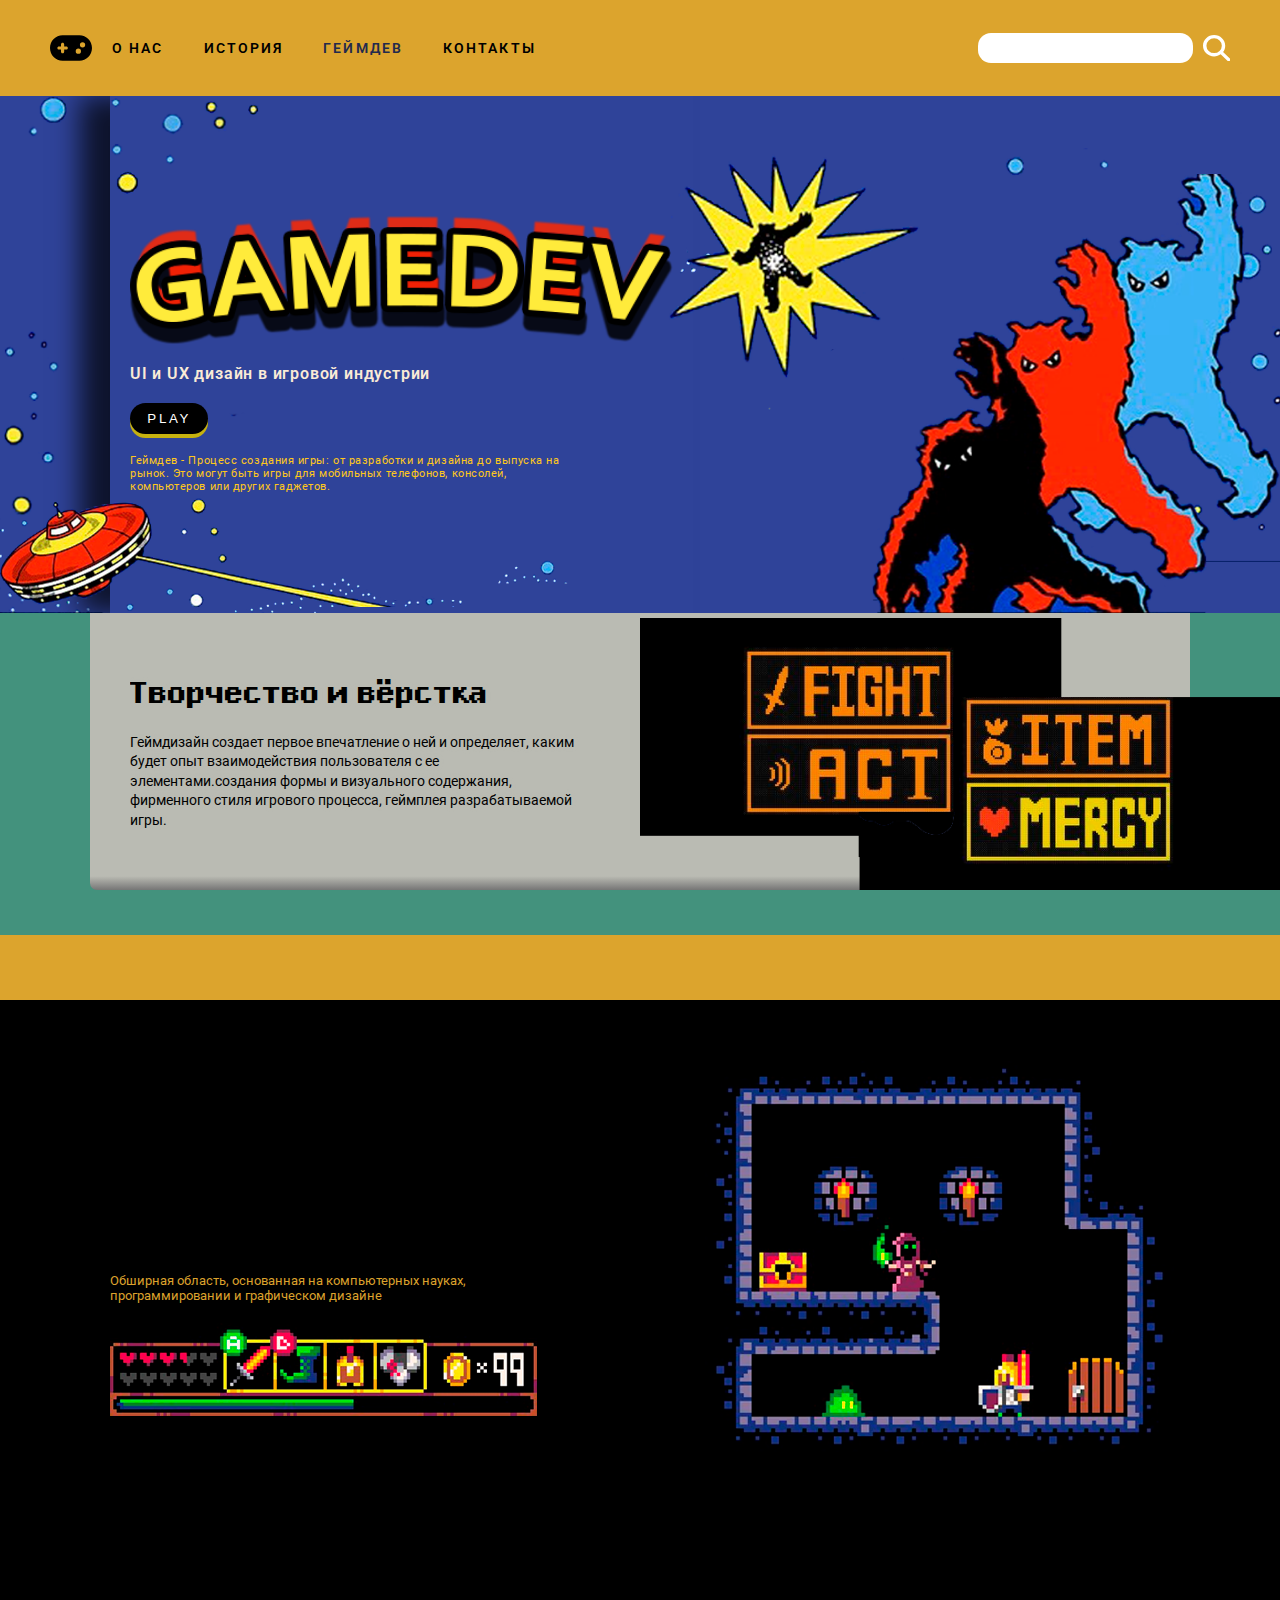
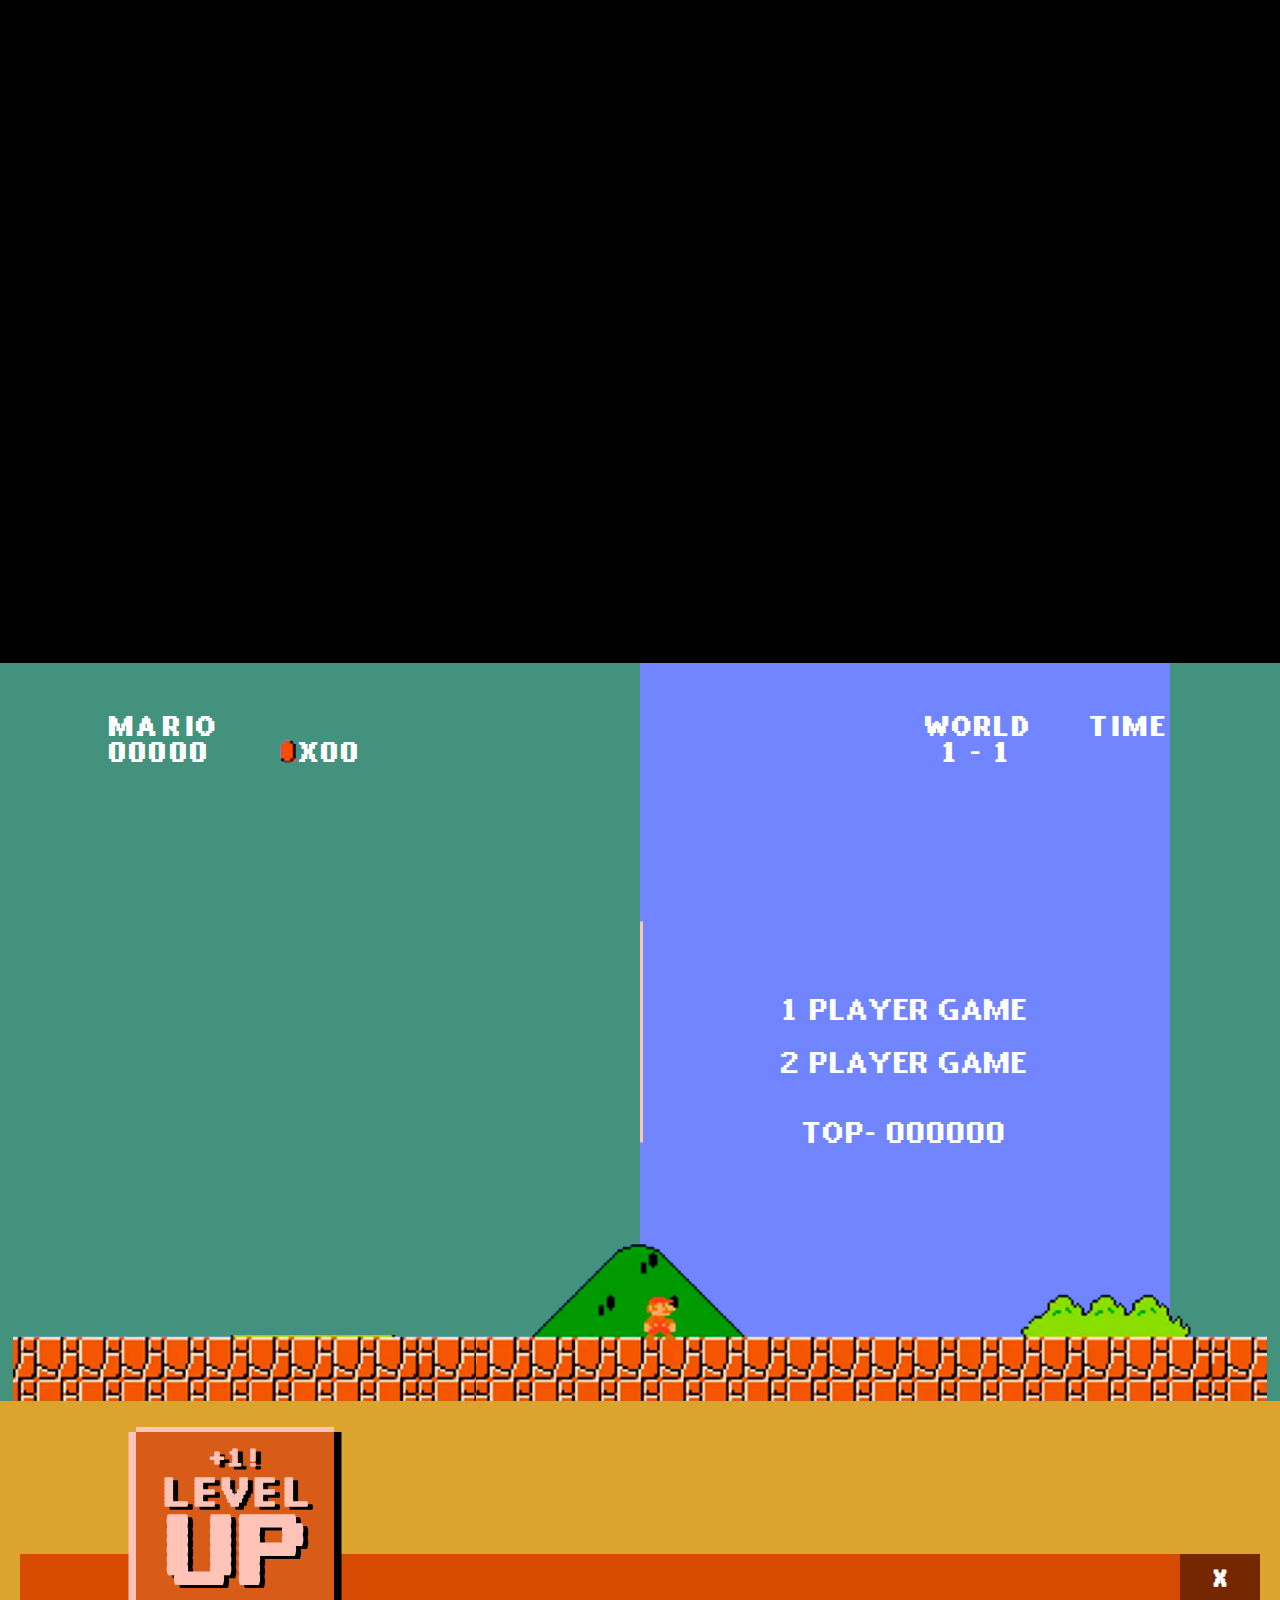
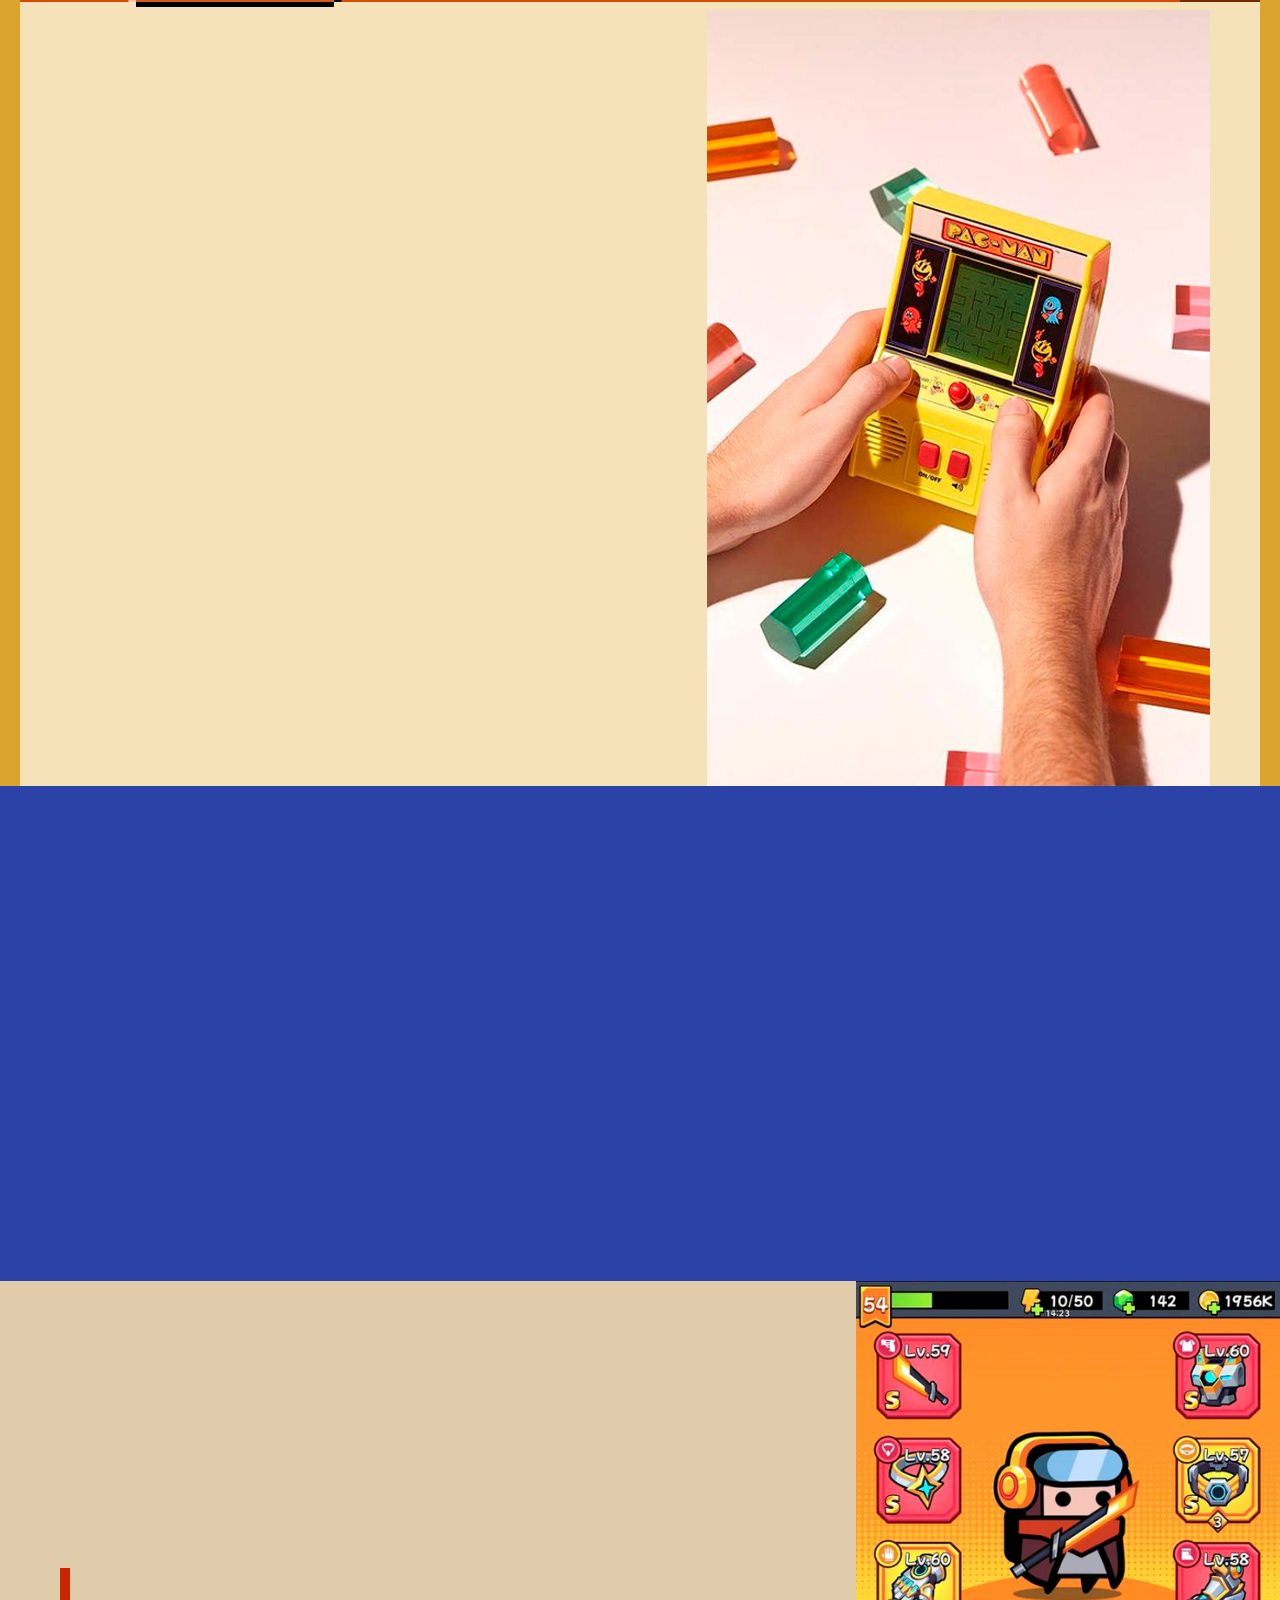
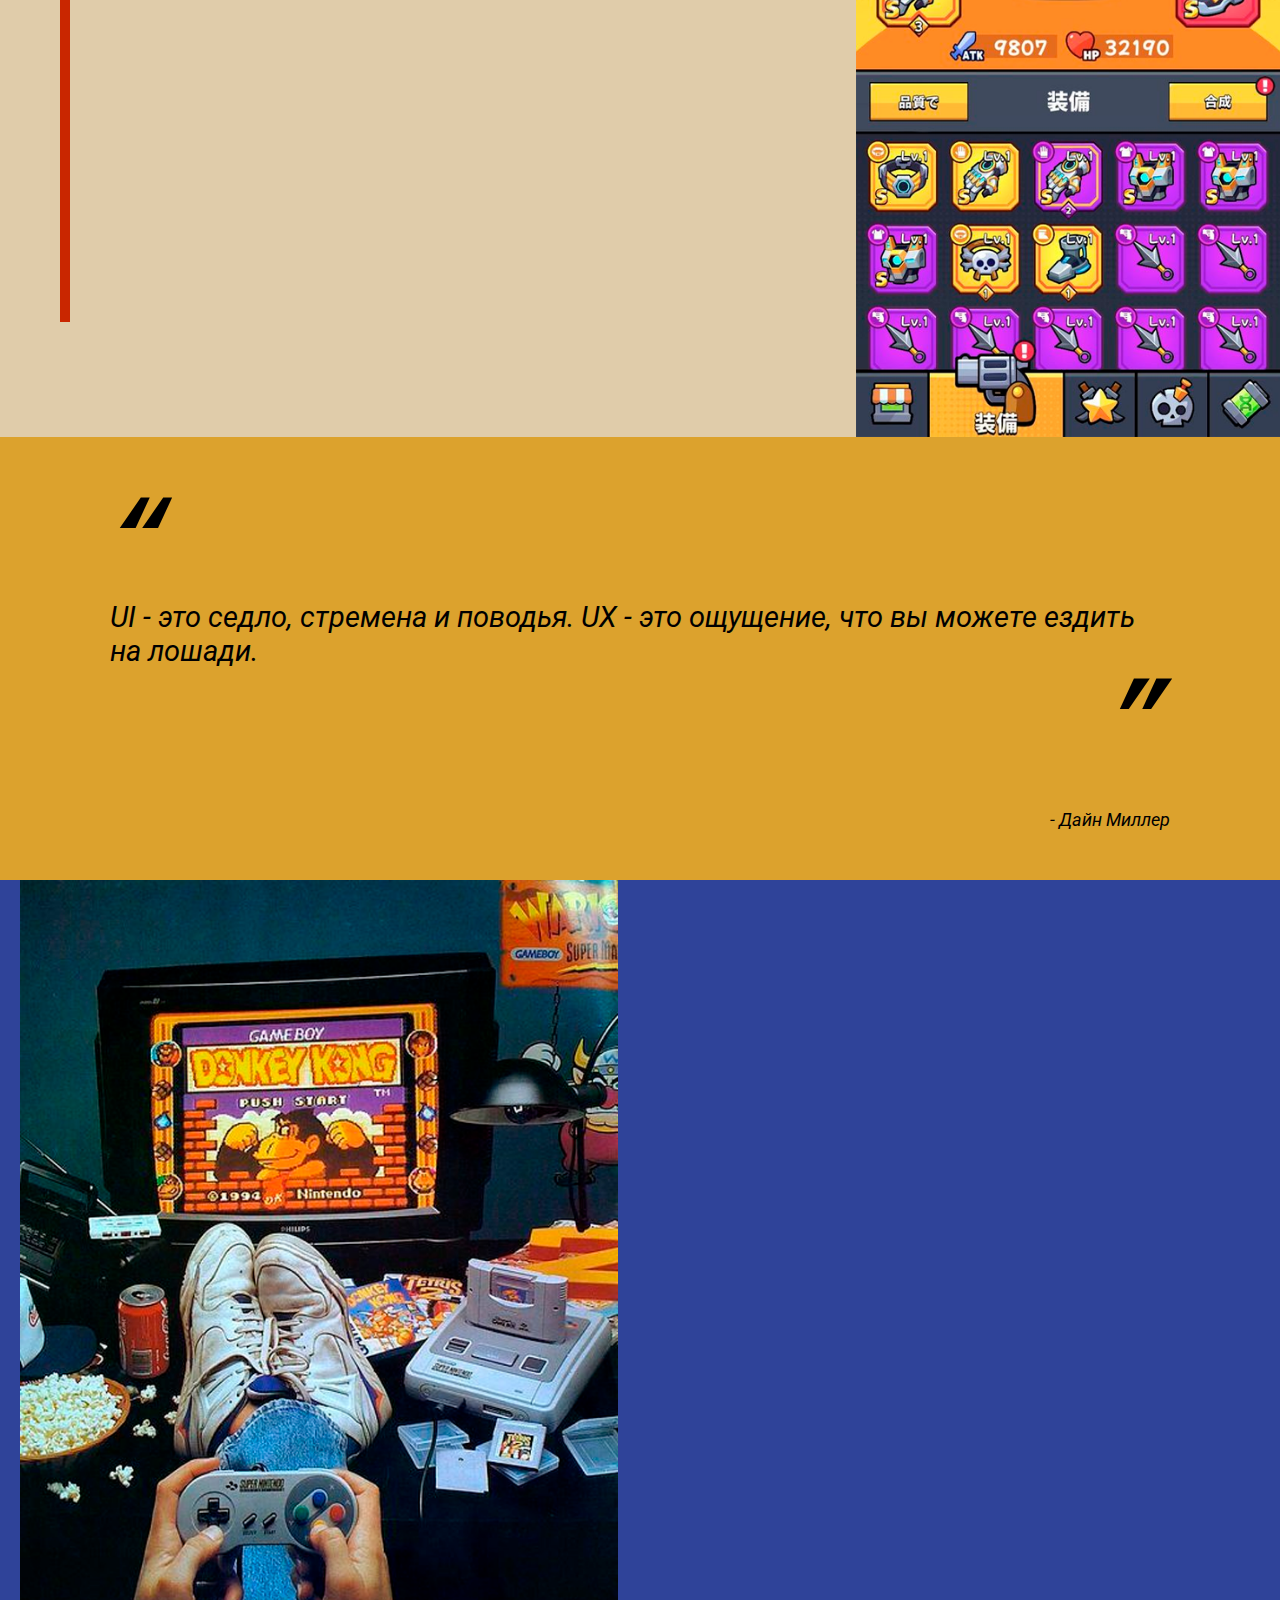
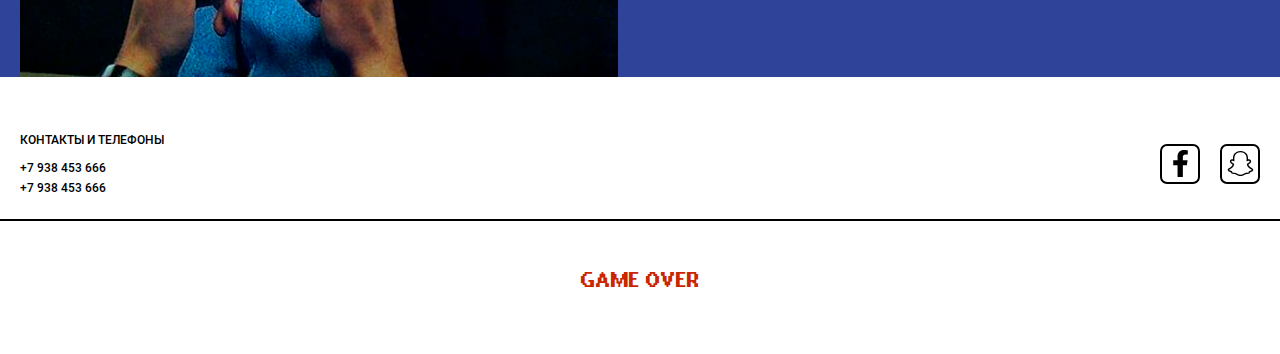
<file: index.html>
<!DOCTYPE html>
<html lang="ru">

<head>
	<meta charset="UTF-8">
	<meta http-equiv="X-UA-Compatible" content="IE=edge">
	<meta name="viewport" content="width=device-width, initial-scale=1.0">
	<link rel="stylesheet" href="./css/main.css">
	<title>UI и UX в игровой индестрии</title>
</head>

<body>
	<div class="wrapper">
		<button class="upbtn">
		</button>
		<header class="header" id="header">

			<div class="header__container _container">
				<div class="header__burger" id="burger_menu">
					<span>

					</span>
				</div>
				<nav class="header__nav">
					<ul class="header__list">
						<li class="header__logo">
						</li>
						<li class="header__li"><a href='./pages/about.html'>О нас</a></li>
						<li class="header__li"><a href='./pages/history.html'>История</a></li>
						<li class="header__li active"><a href='#'>Геймдев</a></li>
						<li class="header__li"><a href='./pages/contacts.html'>Контакты</a></li>
					</ul>
				</nav>
				<form action="#" class="header__search">
					<input type="text" class="header__input" name="input">
					<button>
					</button>
				</form>
			</div>
		</header>
		<main class="main" id="main">
			<section class="gamedev">
				<div class="gamedev__container">
					<div class="gamedev__info">
						<h1 class="gamedev__title _anim _anim_to-right _anim_no-hide">
							<img src="./assets/img/GAMEDEV.png" alt="gamedev">
						</h1>
						<p class="gamedev__subtitle _anim _anim_to-right _anim_no-hide">
							UI и UX дизайн в игровой индустрии
						</p>
						<button class="gamedev__btn blackbtn  _anim _anim_to-right _anim_no-hide _cat"
							id="kitty1">Play</button>
						<p class="gamedev__description  _anim _anim_to-right _anim_no-hide">
							Геймдев - Процесс создания игры: от разработки и дизайна до выпуска на рынок. Это могут быть игры
							для мобильных телефонов, консолей, компьютеров или других гаджетов.
						</p>
					</div>
				</div>
			</section>
			<section class="creation">
				<div class="creation__container">
					<h3 class="creation__title _anim ">
						<p class="_anim_to-top">
							Творчество и вёрстка
						</p>
					</h3>
					<div class="creation__des _anim">
						<p class="_anim_to-top">
							Геймдизайн создает первое впечатление о ней и определяет, каким будет опыт взаимодействия
							пользователя
							с ее элементами.создания формы и визуального содержания, фирменного стиля игрового процесса,
							геймплея
							разрабатываемой игры.
						</p>
					</div>
				</div>

			</section>
			<section class="gamedis">
				<div class="gamedis__container">
					<h2 class="gamedis__title _anim _anim_no-hide">
						<p class="_anim_to-top">Геймдизайн</p>
					</h2>
					<p class="gamedis__subtitle">Обширная область, основанная на компьютерных науках, программировании и
						графическом дизайне</p>
					<img src="./assets/img/gamebar.png" alt="gamebar">
					<p class="gamedis__par _anim">
						<span class="_anim_to-top">
							Геймдизайнер — достаточно широкое понятие. В микрокомандах, разрабатывающих игры,
							он может работать вдвоём с программистом. В крупных компаниях у геймдизайнеров есть различные
							специализации, которые по сути являются разными смежными профессиями.
						</span>
					</p>
					<h3 class="gamedis__subsubtitle _anim">
						<span class="_anim_to-top">Чем занимается дизайнер игровых интерфейсов?</span>
					</h3>
					<p class="gamedis__par _anim">
						<span class="_anim_to-top">
							Задача дизайнера интерфейсов — проанализировать сценарии поведения пользователя и разработать
							удобный
							в обращении интерфейс. UI/UX-специалисту важно, какой опыт пользователь переживает и какие эмоции
							он
							при этом испытывает. <br>
							UX – это то, как игрок взаимодействует с интерфейсом; <br>
							UI – это то, как дизайнеры преподносят информацию пользователям <br>
							через иконки, сообщения и вибрации.
						</span>
					</p>
					<div class="gamedis__buttons">
						<label class="gamedis__button _anim _anim_big">
							<input type="radio" name="player" value="1" id="player1">
							<p>Player 1</p>
							<p>ux</p>
						</label>
						<label class="gamedis__button _anim _anim_big">
							<input type="radio" name="player" value="2" id="player2" checked>
							<p>Player 2</p>
							<p>ui</p>
						</label>
					</div>
				</div>
			</section>
			<div id="ui">
				<section class="ui">
					<div class="ui__container">
						<div class="ui__row">
							<div class="ui__stats">
								<p class="ui__name">Mario</p>
								<p class="ui__score">
									<span class="ui__count">00000</span>
									<span class="ui__rubies"><img src="./assets/img/littleruby.png" alt="ruby"
											class="ui__ruby">x00</span>
								</p>
							</div>
							<h2 class="ui__title _anim _anim_big">ui</h2>
						</div>
						<div class="ui__row ui__blue">
							<div class="ui__stats">
								<p class="ui__params"><span>world</span><span>time</span></p>
								<p class="ui__values"><span>1 - 1</span></p>
							</div>
							<div class="ui__menu">
								<ul>
									<li class="ui__player">1 player game</li>
									<li class="ui__player">2 player game</li>
								</ul>
								<p class="ui__record">top- 000000</p>
							</div>
						</div>
					</div>
				</section>
				<section class="design">
					<div class="design__container gamebox">
						<div class="gamebox__panel">
							<div class="gamebox__levelup _cat" id="kitty2">
								<p class="gamebox__plus">+1!</p>
								<p class="gamebox__level">level</p>
								<p class="gamebox__up">up</p>
							</div>
							<p class="gamebox__close">x</p>
						</div>
						<div class="design__content">
							<div class="design__info">
								<p class="_anim _anim_big design__desc">UI можно поделить на HUD и FE</p>
								<h2 class="_anim _anim_big design__title">UI Дизайн</h2>
								<h3 class="_anim _anim_big design__subtitle">ВИЗУАЛИЗАЦИЯ ДУШИ ИГРЫ</h3>
								<p class="_anim _anim_big design__par">Работа над визуальным стилем начинается с подбора
									вдохновляющих
									референсов. Важно показать идею оформления в общих чертах.</p>
								<p class="_anim _anim_big design__par">
									HUD (heads-up display) – это информация, которую видит игрок во время геймплея. Например,
									мини-карта, счетчик жизни, уровень опыта, количество патронов и реплики.
									FE (frontend/menus) – это экран меню, развития персонажа, открытая мини-карта и инвентарь.
									HUD
									должен легко восприниматься игроком, а FE быть интуитивным и удобным в навигации.
								</p>
							</div>
							<div class="design__img">
								<img src="./assets/img/nintendophoto.png" alt="packman">
							</div>
						</div>
					</div>
				</section>
				<section class="advice">
					<div class="advice__container">
						<h2 class="advice__title _anim">
							<span class="_anim_to-left">
								Советы по <br>
								дизайну интерфейсов
						</h2>
						</span>
						<p class="_anim">
							<span class="_anim_to-right">
								Создание качественного игрового интерфейса требует соблюдения ряда <span>психологических</span>
								и
								<span>фундаментальных</span>
								(логических) принципов. Первые связаны с умственной работой и зрительным восприятием информации,
								а
								вторые отвечают за логичность структуры UI игры.
							</span>
						</p>
					</div>
				</section>
				<section class="psy">
					<div class="psy__container">
						<div class="psy__info">
							<h2 class="psy__title _anim">
								<span class="_anim_to-top">
									К числу <span class="_color">психологических принципов</span> относятся:
								</span>
							</h2>
							<ul class="psy__list">
								<li class="_anim _anim_big">
									Расположение важных элементов интерфейса по вектору движения взгляда (на диагонали из левого
									верхнего угла в правый нижний);
								</li>
								<li class="_anim _anim_big">
									Наличие ярких информативных изображений, дополненных текстом;
								</li>
								<li class="_anim _anim_big">
									Разбивка визуальной информации (элементов интерфейса) на группы по задачам;
								</li>
								<li class="_anim _anim_big">
									Размещение в интерфейсах привычных для пользователей элементов;
								</li>

								<li class="_anim _anim_big">
									Разбивка сложных и многофункциональных экранов на более простые с оптимальным для восприятия
									объемом информации.
								</li>
							</ul>
						</div>
					</div>
				</section>
				<section class="quote">
					<div class="quote__container">
						<p class="quote__it"><span> UI - это седло, стремена и поводья. UX - это ощущение, что вы можете
								ездить
								на
								лошади.</span></p>
						<p class="quote__name">- Дайн Миллер</p>
					</div>
				</section>
				<section class="logic">
					<div class="logic__container">
						<div class="logic__img">
							<img src="./assets/img/gamingphoto.png" alt="photo of guy plaing nintendo">
						</div>
						<div class="logic__info">
							<div class="logic__title _anim">
								<span class="_anim_to-top">
									С позиций <span class="_color">фундаментальной логики</span> должны соблюдаться следующие
									правила:
								</span>
							</div>
							<p class="logic__par _anim"> <span class="_anim_to-top">
									Не «загромождайте» экран большим количеством различных элементов ;</span>
							</p>
							<p class="logic__par _anim"> <span class="_anim_to-top">
									Все элементы интерфейса должны быть единообразными — это позволит пользователю сократить
									время
									на
									выполнение игровой задачи и не совершать ошибок;
									игра должна поддерживать обратную связь с игроком через интерфейс, поэтому для объяснения
									временной
									недоступности того или иного элемента на экране должны отображаться подсказки;
								</span>
							</p>
						</div>
					</div>
				</section>
			</div>
			<div id="ux" style="display: none;">
				<div class="uxtitle">
					<div class="uxtitle__container">
						<h2 class="uxtitle__title _anim _anim_big">UX</h2>
					</div>
				</div>
				<div class="whatis">
					<div class="whatis__container">
						<div class="whatis__content">
							<div class="whatis__img _cat" id="kitty3">
								<img src="./assets/img/card.png" alt="">
							</div>
							<p class="_anim">
								<span class="_anim_to-top">
									<span class="_fw">UX designer</span> - это больше про проектирование и сборку макетов,
									создание
									варфеймов.
									Название
									направления включает две части: UX дизайн это опыт пользователя, ег
									о впечатления при работе с интерфейсом. Он состоит из того, может ли пользователь достичь
									поставленной цели, насколько сложным является путь
								</span>
							</p>
							<p class="_anim">
								<span class="_anim_to-top">
									UX дизайн включает в себя:
								</span>
							</p>
							<ul>
								<li class="_anim"><span class="_anim_to-top">Удобство пользования</span></li>
								<li class="_anim"><span class="_anim_to-top">Информационная архитектура</span></li>
								<li class="_anim"><span class="_anim_to-top">Сценарии поведения</span></li>
								<li class="_anim"><span class="_anim_to-top">Копирайты</span></li>
								<li class="_anim"><span class="_anim_to-top">Прототипирование</span></li>
							</ul>
							<p class="_anim">
								<span class="_anim_to-top">
									Как только макет готов, он передается UI дизайнеру. UX и UI тесно связанны
									между собой и согласовываются на всех этапах прокта.
								</span>
							</p>
						</div>
					</div>
				</div>
				<div class="youwin">
					<img src="./assets/img/youwin.png" alt="">
				</div>
			</div>
		</main>
		<footer class="footer" id="footer">
			<div class="footer__container">
				<div class="footer__contacts">
					<div class="footer__phones">
						<h5>Контакты и телефоны</h5>
						<ul>
							<li>+7 938 453 666</li>
							<li>+7 938 453 666</li>
						</ul>
					</div>
					<div class="footer__media">
						<a href="https://facebook.com" class="footer__icon footer__fcb"></a>
						<a href="https://snapchat.com" class="footer__icon footer__snp"></a>
					</div>
				</div>
				<div class="footer__over">
					<p class="_cat" id="kitty6">game over</p>
				</div>
			</div>
		</footer>
	</div>
	<script src="./js/script.js"></script>
	<script src="./js/menu.js"></script>
	<script src="./js/playerbtns.js"></script>
	<script src="./js/cat.js"></script>
</body>

</html>
</file>
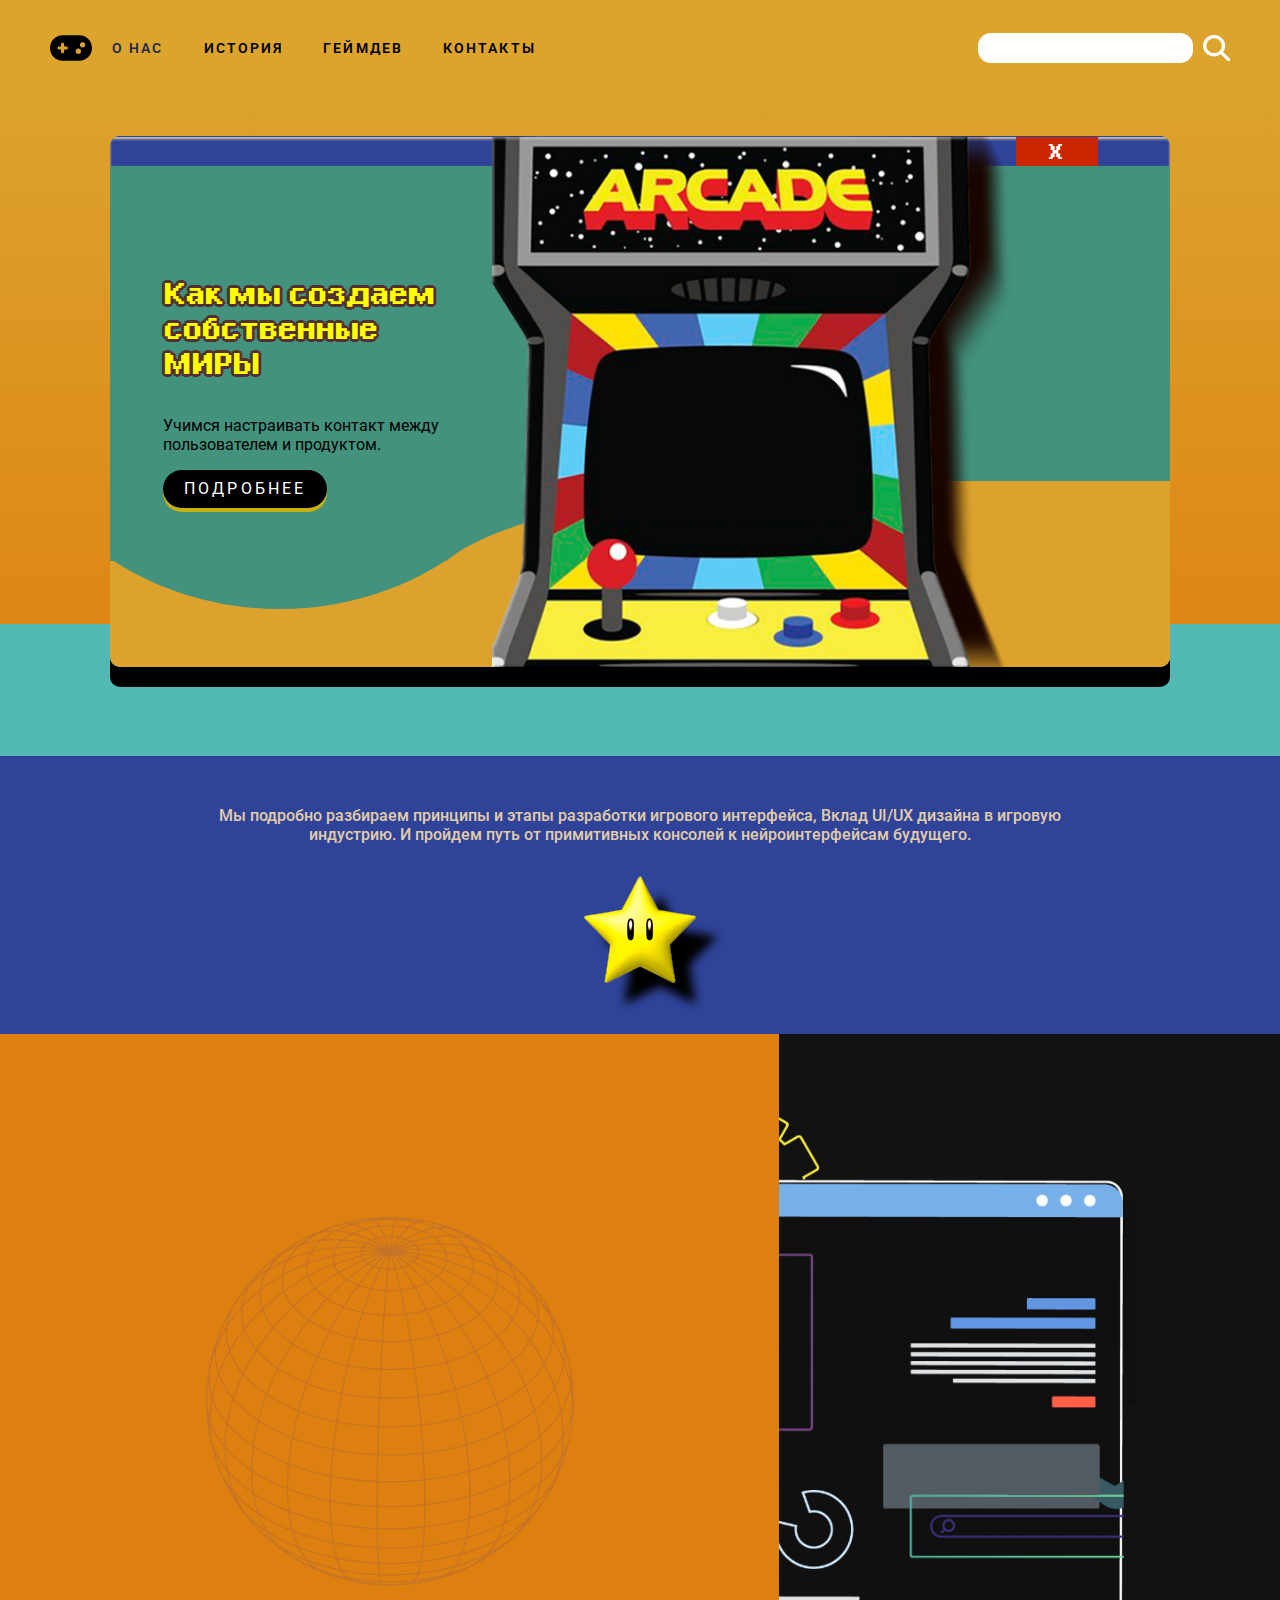
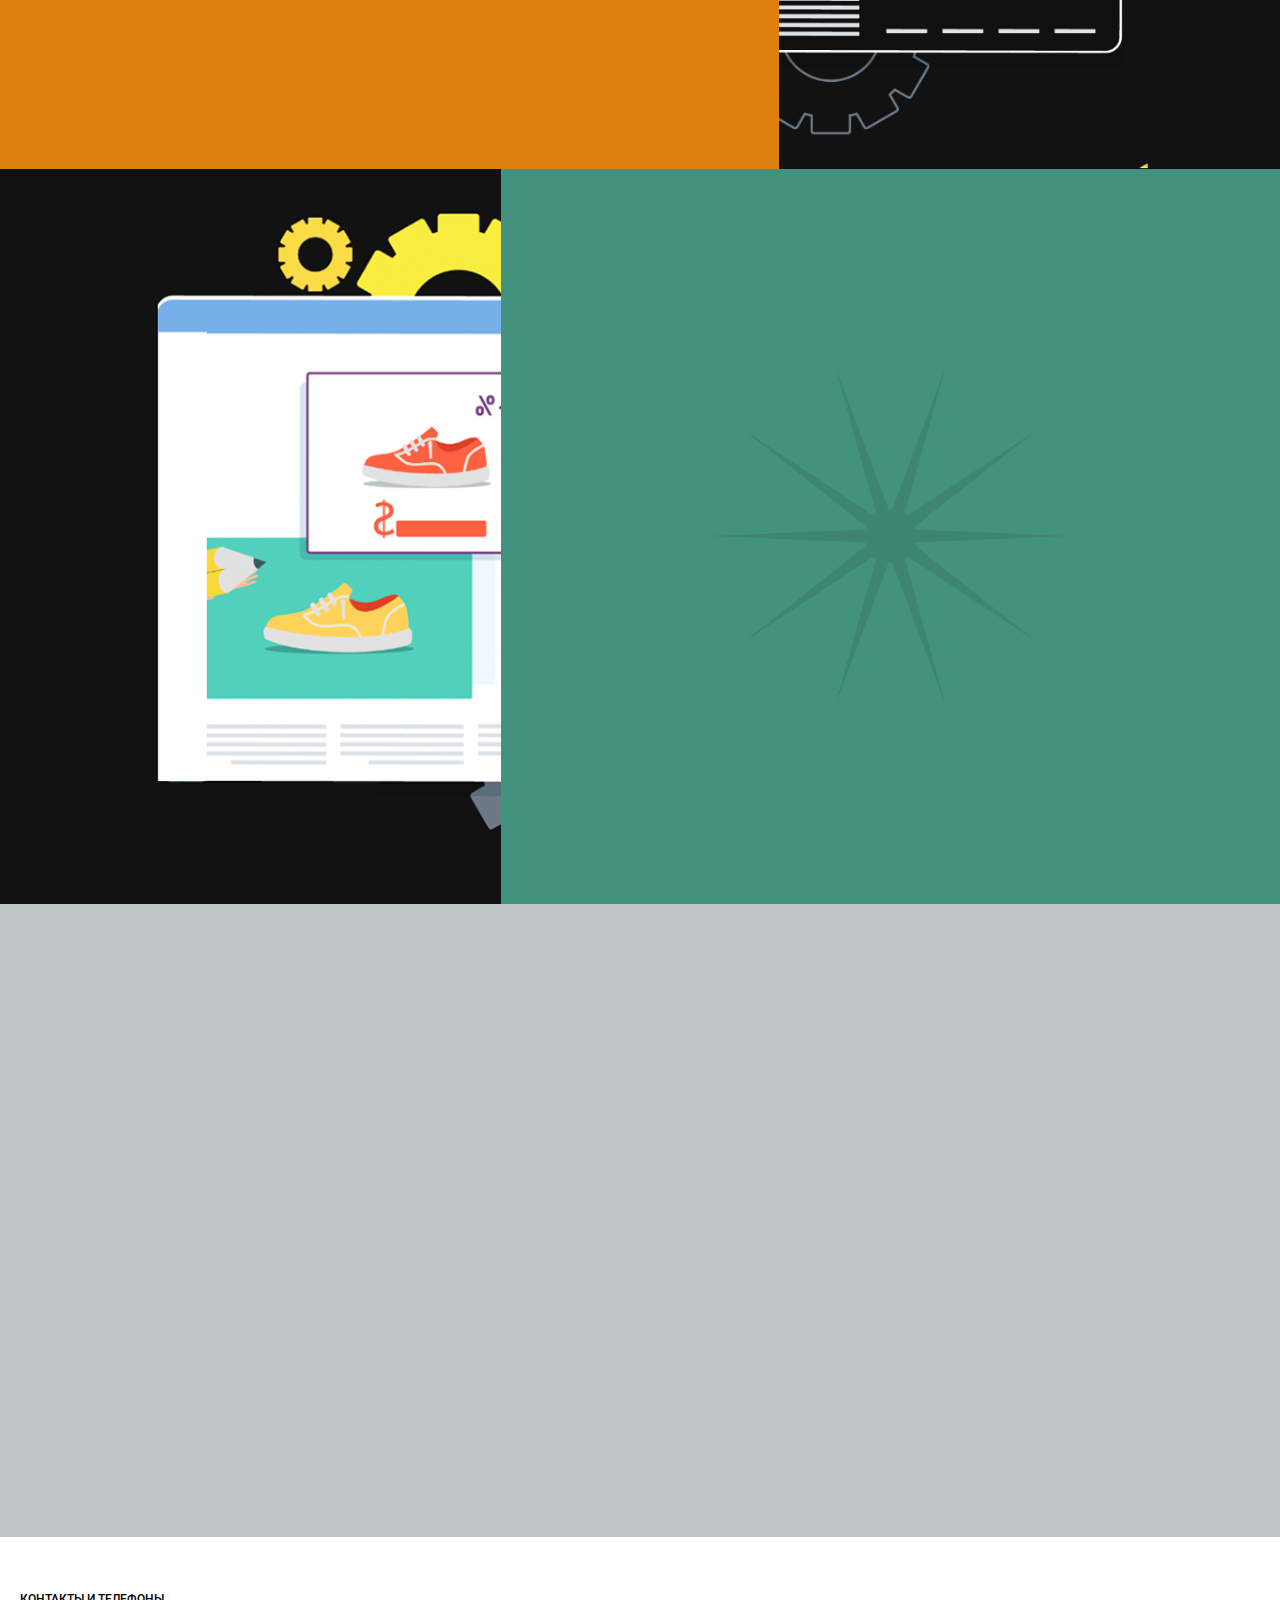
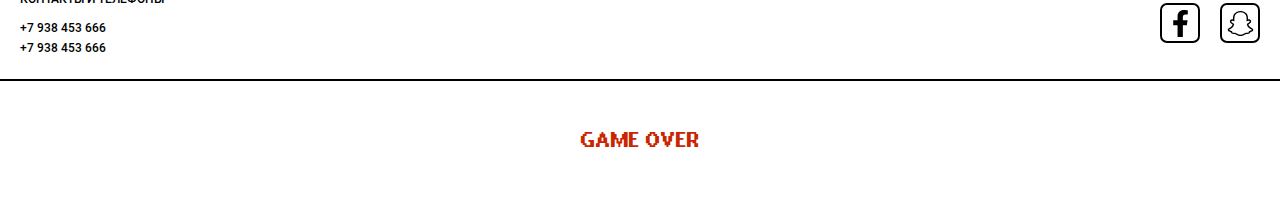
<file: pages/about.html>
<!DOCTYPE html>
<html lang="ru">

<head>
	<meta charset="UTF-8">
	<meta http-equiv="X-UA-Compatible" content="IE=edge">
	<meta name="viewport" content="width=device-width, initial-scale=1.0">
	<link rel="stylesheet" href="../css/about.css">
	<title>UI и UX в игровой индестрии</title>
</head>

<body>
	<div class="wrapper">
		<button class="upbtn">
		</button>
		<header class="header" id="header">
			<div class="header__container _container">
				<div class="header__burger" id="burger_menu">
					<span>

					</span>
				</div>
				<nav class="header__nav">
					<ul class="header__list">
						<li class="header__logo">
						</li>
						<li class="header__li active"><a href='#'>О нас</a></li>
						<li class="header__li"><a href='./history.html'>История</a></li>
						<li class="header__li"><a href='../index.html'>Геймдев</a></li>
						<li class="header__li"><a href='./contacts.html'>Контакты</a></li>
					</ul>
				</nav>
				<form action="#" class="header__search">
					<input type="text" class="header__input" name="input">
					<button>
					</button>
				</form>
			</div>
		</header>
		<main class="main" id="main">
			<section class="how">
				<div class="how__container">
					<div class="how__window window">
						<div class="window__panel"><span>x</span></div>
						<img class="window__pic" src="../assets/img/arcade.png" alt="">
						<div class="window__content">
							<h2 class="window__title _anim _anim_big _anim_no-hide">Как мы создаем собственные МИРЫ</h2>
							<p class="window__desc _anim _anim_big _anim_no-hide">
								Учимся настраивать контакт
								между пользователем и продуктом.
							</p>
							<a href="../index.html" class="window__btn blackbtn _anim _anim_big _anim_no-hide">подробнее</a>
						</div>
					</div>
				</div>
			</section>
			<section class="star">
				<div class="star__container">
					<p class="star__txt _anim _anim_no-hide">
						<span class="_anim_to-top">
							Мы подробно разбираем принципы и этапы разработки игрового интерфейса, Вклад UI/UX дизайна в
							игровую
							индустрию. И пройдем путь от примитивных консолей к нейроинтерфейсам будущего.
						</span>
					</p>
					<img src="../assets/img/star.png" id="kitty5" alt="" class="star__img _cat">
				</div>
			</section>
			<section class="bright ux">
				<div class="bright__container">
					<div class="bright__content ux__content">
						<p class="bright__desc _anim _anim_to-top _anim_no-hide">Функционал - 01</p>
						<h2 class="bright__title _anim _anim_to-top _anim_no-hide">
							UX
						</h2>
						<p class="bright__txt _anim _anim_to-top _anim_no-hide">
							Работа над проектом всегда начинается с UX. При этом, работая над UX, дизайнер должен продумывать
							и UI проекта ― то есть представлять, как будет оформлен сайт, каким будет его дизайн. Любые
							недоработки с точки
						</p>
						<a href="https://en.wikipedia.org/wiki/User_interface_design" target="_blank"
							class="bright__btn blackbtn _anim _anim_to-top _anim_no-hide">Подробнее</a>
					</div>
				</div>
				<div class="bright__img">
					<img src="../assets/img/bg1.png" alt="">
				</div>
			</section>
			<section class="bright ui">
				<div class="bright__img">
					<img src="../assets/img/bg2.png" alt="">
				</div>
				<div class="bright__container">
					<div class="bright__content ui__content">
						<p class="bright__desc _anim _anim_to-top _anim_no-hide">Визуал- 02</p>
						<h2 class="bright__title _anim _anim_to-top _anim_no-hide _cat" id="kitt10">
							UI
						</h2>
						<p class="bright__txt _anim _anim_to-top _anim_no-hide">
							После того как прототип готов, начинается работа с UI ― дизайнер переходит к разработке визуальной
							оболочки сайта. Хороший дизайн учитывает современные графические тренды, однако главное в
							интерфейсе ―
						</p>
						<a href="https://en.wikipedia.org/wiki/User_experience_design" target="_blank"
							class="bright__btn blackbtn _anim _anim_to-top _anim_no-hide">Подробнее</a>
					</div>
				</div>
			</section>
			<section class="levelup">
				<div class="levelup__container">
					<h2 class="levelup__title _anim _anim_big _anin_no-hide">level up</h2>
					<div class="levelup__row">
						<a href="./history.html" class="levelup__item _anim _anim_op">
							<img src="../assets/img/comp.png" alt="" class="levelup__img">
							<p class="levelup__label">level 1
								<span class="levelup__link">О нас</span>
							</p>
						</a>
						<a href="./contacts.html" class="levelup__item _anim _anim_op">
							<img src="../assets/img/abs.png" alt="" class="levelup__img">
							<p class="levelup__label">level 2
								<span class="levelup__link">Контакты</span>
							</p>
						</a>
						<a href="../index.html" class="levelup__item _anim _anim_op">
							<img src="../assets/img/level.png" alt="" class="levelup__img">
							<p class="levelup__label">level 3
								<span class="levelup__link">Геймдев</span>
							</p>
						</a>
					</div>
				</div>
			</section>
		</main>
		<footer class="footer" id="footer">
			<div class="footer__container">
				<div class="footer__contacts">
					<div class="footer__phones">
						<h5>Контакты и телефоны</h5>
						<ul>
							<li>+7 938 453 666</li>
							<li>+7 938 453 666</li>
						</ul>
					</div>
					<div class="footer__media">
						<a href="https://facebook.com" class="footer__icon footer__fcb"></a>
						<a href="https://snapchat.com" class="footer__icon footer__snp"></a>
					</div>
				</div>
				<div class="footer__over">
					<p class="_cat" id="kitty6">game over</p>
				</div>
			</div>
		</footer>
	</div>
	<script src="../js/script.js"></script>
	<script src="../js/menu.js"></script>
	<script src="../js/cat.js"></script>
</body>

</html>
</file>
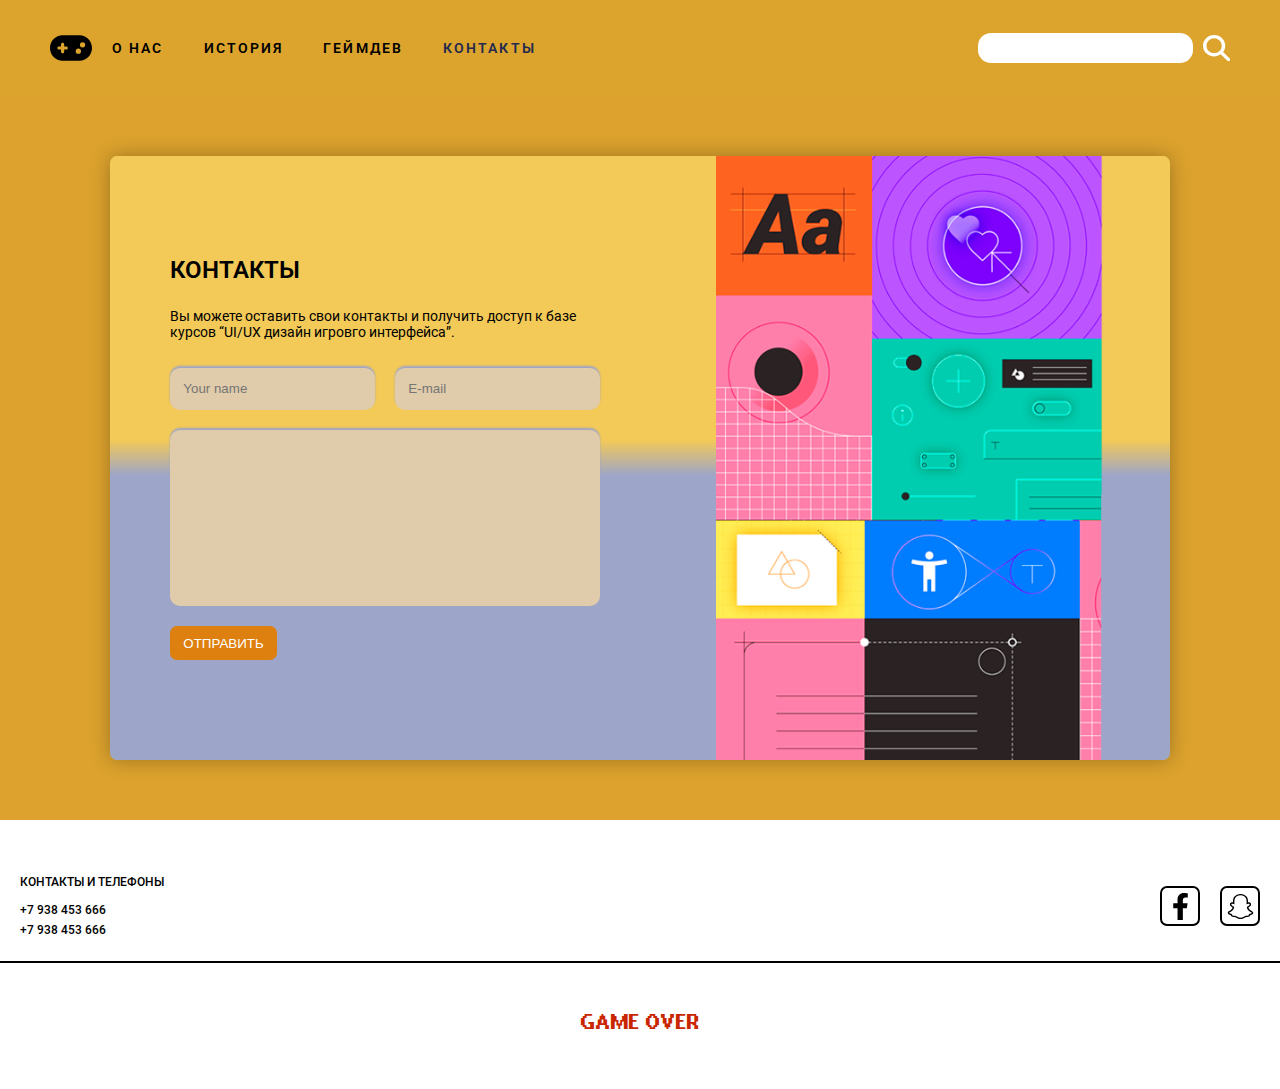
<file: pages/contacts.html>
<!DOCTYPE html>
<html lang="ru">

<head>
	<meta charset="UTF-8">
	<meta http-equiv="X-UA-Compatible" content="IE=edge">
	<meta name="viewport" content="width=device-width, initial-scale=1.0">
	<link rel="stylesheet" href="../css/contacts.css">
	<title>UI и UX в игровой индестрии</title>
</head>

<body>
	<div class="wrapper">
		<button class="upbtn">
		</button>
		<header class="header" id="header">
			<div class="header__container _container">
				<div class="header__burger" id="burger_menu">
					<span>

					</span>
				</div>
				<nav class="header__nav">
					<ul class="header__list">
						<li class="header__logo">
						</li>
						<li class="header__li"><a href='./about.html'>О нас</a></li>
						<li class="header__li"><a href='./history.html'>История</a></li>
						<li class="header__li"><a href='../index.html'>Геймдев</a></li>
						<li class="header__li active"><a href='#'>Контакты</a></li>
					</ul>
				</nav>
				<form action="#" class="header__search">
					<input type="text" class="header__input" name="input">
					<button>
					</button>
				</form>
			</div>
		</header>
		<main class="main" id="main">
			<section class="contacts">
				<div class="contacts__container">
					<div class="contacts__box">
						<div class="contacts__form feedback">
							<h2 class="feedback__title _anim _anim_no-hide _cat">
								<span class="_anim_to-right" id="kitty4">
									КОНТАКТЫ
								</span>
							</h2>
							<p class="feedback__desc _anim _anim_no-hide _anim-late">
								<span class="_anim_to-right">
									Вы можете оставить свои контакты и получить доступ к базе курсов “UI/UX
									дизайн игровго интерфейса”.</span>
							</p>
							<form action="#" class="form" id='contacts_form'>
								<input name="name" type="text" class="feedback__name" placeholder="Your name">
								<input name="mail" type="email" class="feedback__mail" placeholder="E-mail">
								<textarea name="comment" id="" cols="30" rows="10" class="feedback__textarea"></textarea>
								<button class="btn-orange" type="submit">Отправить</button>
							</form>
						</div>
					</div>
				</div>
			</section>
		</main>
		<footer class="footer" id="footer">
			<div class="footer__container">
				<div class="footer__contacts">
					<div class="footer__phones">
						<h5>Контакты и телефоны</h5>
						<ul>
							<li>+7 938 453 666</li>
							<li>+7 938 453 666</li>
						</ul>
					</div>
					<div class="footer__media">
						<a href="https://facebook.com" class="footer__icon footer__fcb"></a>
						<a href="https://snapchat.com" class="footer__icon footer__snp"></a>
					</div>
				</div>
				<div class="footer__over">
					<p class="_cat" id="kitty6">game over</p>
				</div>
			</div>
		</footer>
	</div>
	<script src="../js/script.js"></script>
	<script src="../js/form.js"></script>
	<script src="../js/menu.js"></script>
	<script src="../js/cat.js"></script>
</body>

</html>
</file>
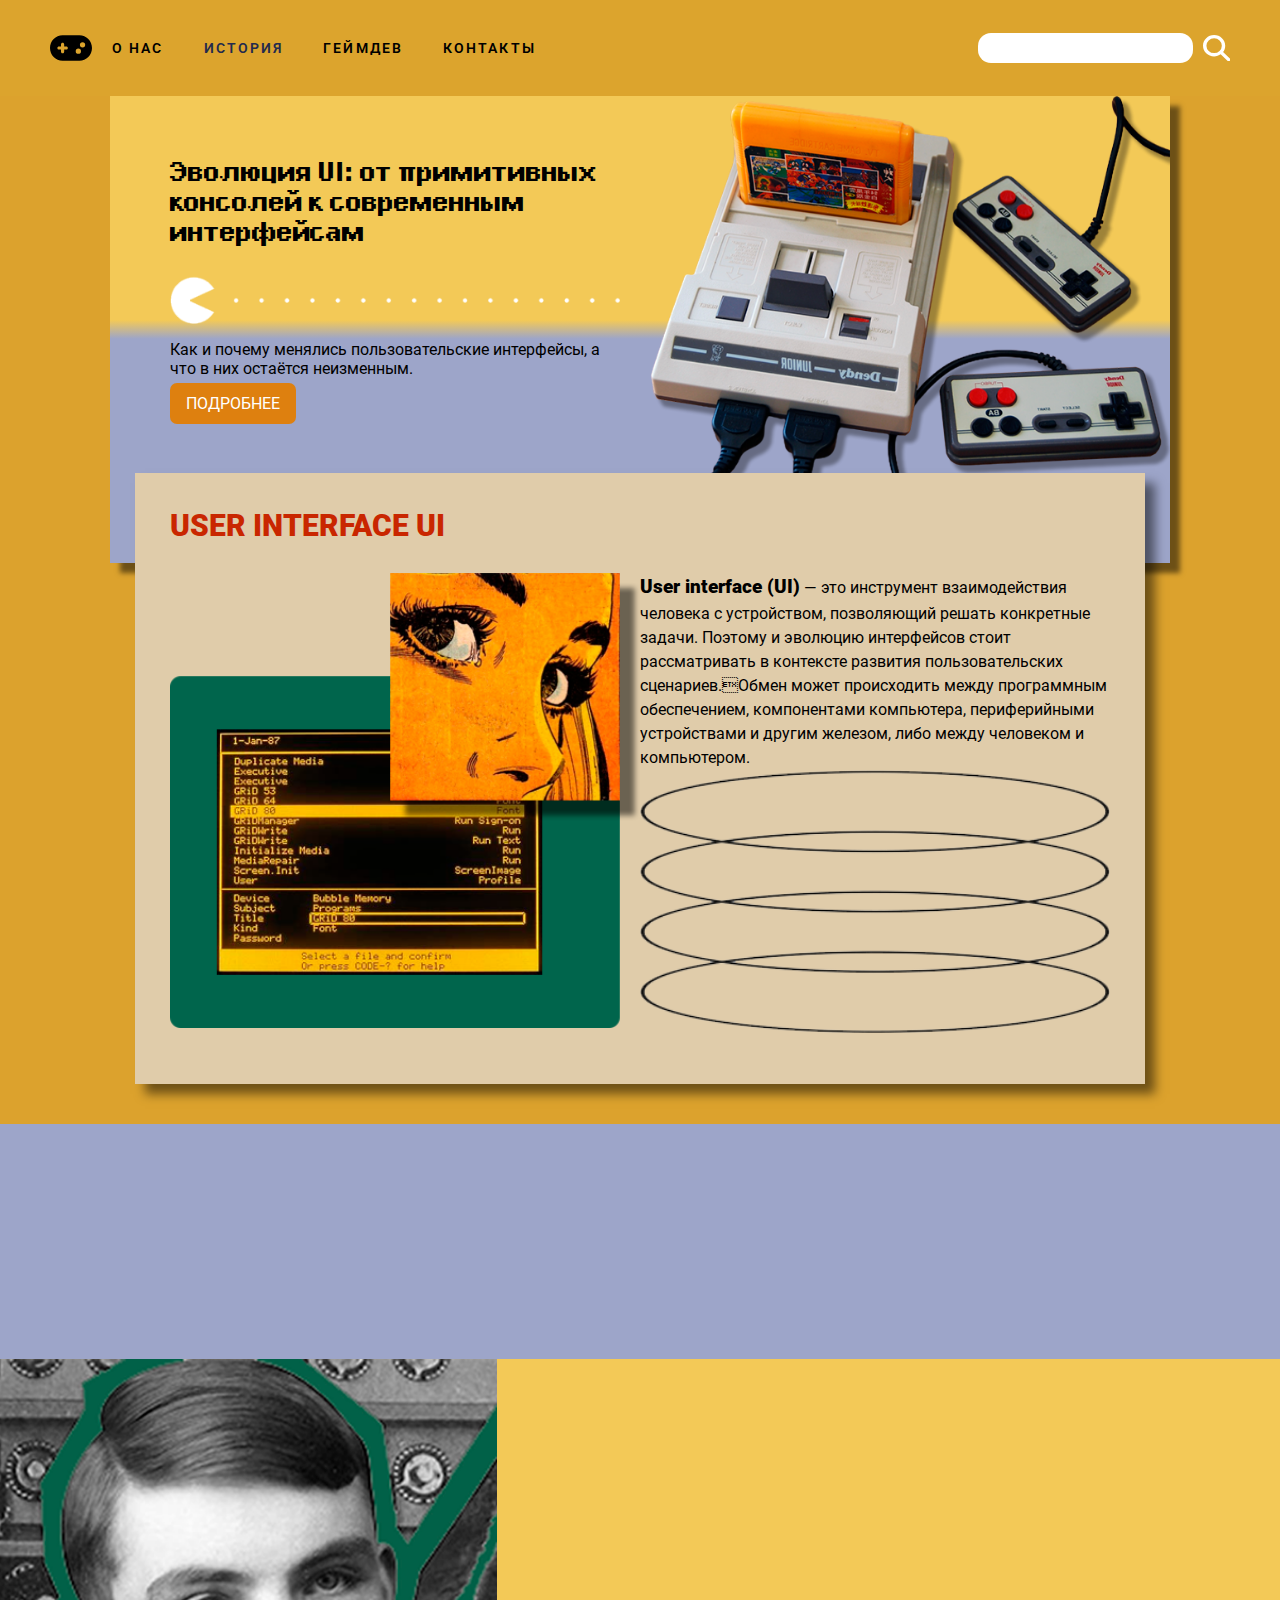
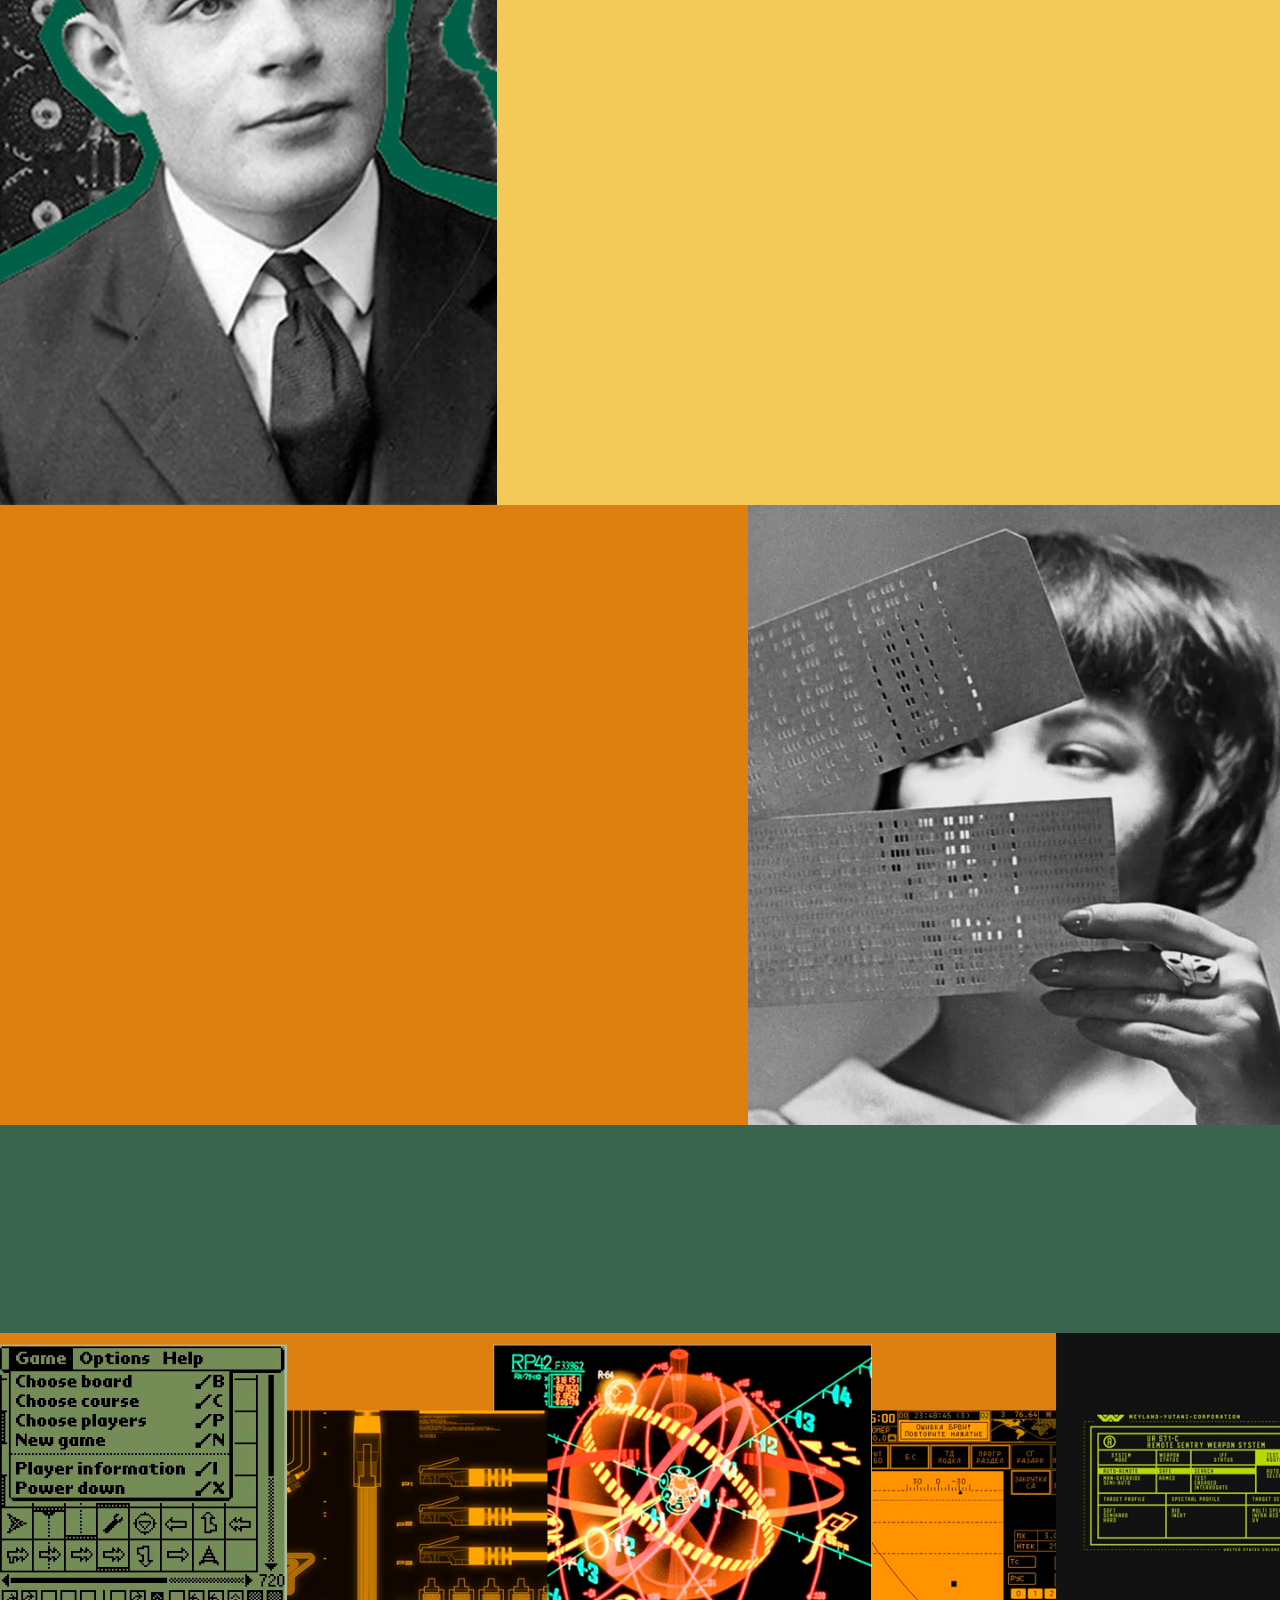
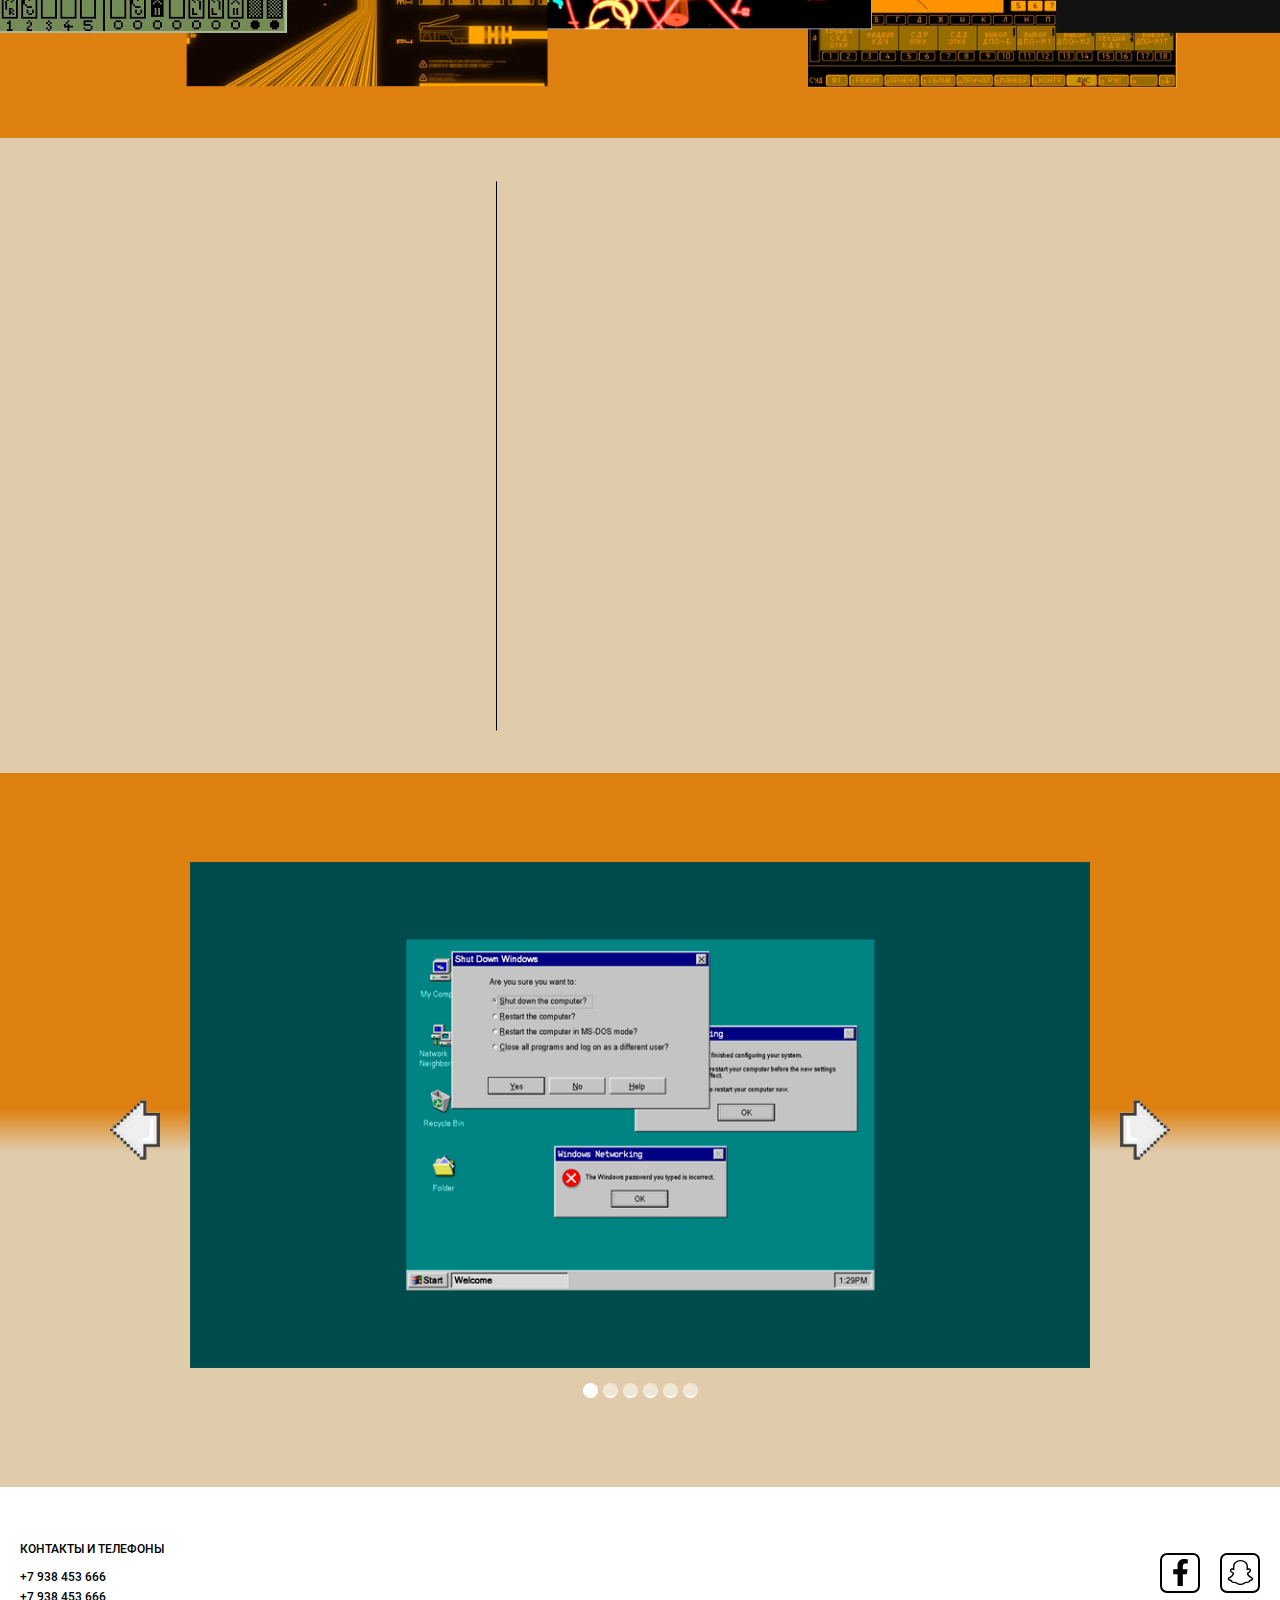
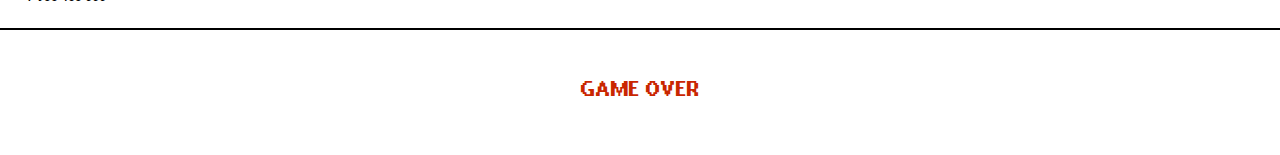
<file: pages/history.html>
<!DOCTYPE html>
<html lang="ru">

<head>
	<meta charset="UTF-8">
	<meta http-equiv="X-UA-Compatible" content="IE=edge">
	<meta name="viewport" content="width=device-width, initial-scale=1.0">
	<link rel="stylesheet" href="../css/history.css">
	<title>UI и UX в игровой индестрии</title>
</head>

<body>
	<div class="wrapper">
		<button class="upbtn">
		</button>
		<header class="header" id="header">
			<div class="header__container _container">
				<div class="header__burger" id="burger_menu">
					<span>

					</span>
				</div>
				<nav class="header__nav">
					<ul class="header__list">
						<li class="header__logo">
						</li>
						<li class="header__li"><a href='./about.html'>О нас</a></li>
						<li class="header__li active"><a href='#'>История</a></li>
						<li class="header__li"><a href='../index.html'>Геймдев</a></li>
						<li class="header__li"><a href='./contacts.html'>Контакты</a></li>
					</ul>
				</nav>
				<form action="#" class="header__search">
					<input type="text" class="header__input" name="input">
					<button>
					</button>
				</form>
			</div>
		</header>
		<main class="main" id="main">
			<section class="evolution">
				<div class="evolution__container">
					<div class="evolution__more box _anim _anim_to-right _anim_no-hide">
						<div class="box__info">
							<h3 class="box__title">
								Эволюция UI: от примитивных консолей к современным интерфейсам
							</h3>
							<div class="box_img">
								<img src="../assets/img/packman.png" alt="">
							</div>
							<p class="box__par">
								Как и почему менялись пользовательские интерфейсы,
								а что в них остаётся неизменным.
							</p>
							<a href="https://en.wikipedia.org/wiki/User_interface" target="_blank"
								class="box__btn btn-orange">Подробнее</a>
						</div>
					</div>
					<div class="evolution__ui ui-box _anim _anim_to-bottom _anim_no-hide">
						<div class="_anim_content">
							<h3 class="ui-box__title">USER INTERFACE UI</h3>
							<div class="ui-box__info">
								<img src="../assets/img/posterui.png" alt="" class="ui-box__img">
								<div class="ui-box__content">
									<p class="ui-box__par"><span>User interface (UI)</span> — это инструмент взаимодействия
										человека
										с
										устройством, позволяющий решать конкретные задачи. Поэтому и эволюцию интерфейсов стоит
										рассматривать в контексте развития пользовательских сценариев.Обмен может происходить
										между
										программным обеспечением, компонентами компьютера, периферийными устройствами и другим
										железом, либо между человеком и компьютером.</p>
									<div class="ui-box__dec">
										<img src="../assets/img/circles.png" alt="">
									</div>
								</div>
							</div>
						</div>
					</div>
				</div>
			</section>
			<section class="beginning">
				<div class="beginning__container">
					<h3 class="beginning__title _anim _anim_to-top _anim_no-hide _cat" id="kitty7">
						Аналоговый компьютер и первые терминалы
					</h3>
					<p class="beginning__par _anim _anim_to-top _anim_no-hide">
						Первые вычислительные машины использовали преимущественно для лабораторных исследований.
						Результат вычислений можно было увидеть на панели с лампочками-индикаторами, которые загорались в
						соответствии с полученными значениями, или на дисплее осциллографа — устройства, преобразующего
						электрические импульсы в визуальный график.
					</p>
				</div>
			</section>
			<section class="dude">
				<div class="dude__container">
					<div class="dude__content">
						<h3 class="dude__title _anim _anim_to-top _anim_no-hide">
							От перфокарты к текстовым интерфейсам<br>
							<span class="_cat" id="kitty9">(TUI)</span>
						</h3>
						<p class="dude__txt _anim _anim_to-top _anim_no-hide">
							В 1804 году появляется само понятие программирование — способа сообщения механизму некоего
							алгоритма действий. Жаккардовый ткацкий станок стал первой машиной, которую можно было
							программировать. Колоссальный прорыв с точки зрения воспроизводимости операций — станок
							программировался перфокартами.
						</p>
					</div>
				</div>
			</section>
			<section class="dudette">
				<div class="dudette__container">
					<h3 class="dudette__title _anim _anim_to-top _anim_no-hide">
						С чего все началось?
					</h3>
					<p class="dudette__txt _anim _anim_to-top _anim_no-hide">
						Перфокарты зародили программирование и совсем скоро появились разные станки, да и другие способы
						применения — например, механические пианино. А в 1873 году появилась первая итерация привычной нам
						раскладки QWERTY.
					</p>
					<p class="dudette__txt _anim _anim_to-top _anim_no-hide">
						По мере усложнения вычислительных задач стали развиваться и устройства ввода-вывода — теперь часть
						данных для обработки можно было загрузить через прикрученную к компьютеру клавиатуру. Для вывода
						результатов вычислений подключили телетайп — электронную печатную машинку. Именно эта связка,
						перфолента + телетайп, легла в основу базового текстового интерфейса — интерфейса командной строки, в
						котором пользователь вводит текстовую команду и следующей строкой видит результат её выполнения.
					</p>
				</div>
				<div class="dudette__picture">
					<img src="../assets/img/dudette.png" alt="">
				</div>
			</section>
			<section class="easterEgg">
				<div class="easterEgg__container">
					<p class="easterEgg__txt  _anim _anim_to-top _anim_no-hide">
						В современных текстовых интерфейсах до сих пор сохранилась пасхалка от создателей первых перфокарт —
						максимальное количество знаков по ширине экрана соответствует количеству знаков на стандартной
						перфокарте.
					</p>
				</div>
				<div class="easterEgg_decoration">
					<img src="../assets/img/colage.png" alt="">
				</div>
			</section>
			<section class="development">
				<div class="development__container">
					<div class="development__main">
						<div class="development__header">
							<h2 class="development__title _anim _anim_to-right _anim_no-hide _cat" id="kitty8">
								<span>
									Стадии <span class="_color">развития</span>
								</span>
							</h2>
							<p class="development__desc _anim _anim_to-right _anim_no-hide">
								Все промежуточные стадии развития вычислительной техники сложно охватить, поэтому остановимся на
								самом интересном. И побежим сильно вперед к цифровой революций. Начало 1980-х годов ознаменовало
							</p>
						</div>
						<q class="development__quote _anim _anim_to-right _anim_no-hide">
							Едва ли в ближайшее время нас ждет конец эпохи GUI — но технологический прогресс неизменно
							доказывает, что по достижении определенной степени зрелости (а значит надежности, точности,
							безопасности и доступности) технологии молниеносно сметают своих предшественников.
						</q>
					</div>
					<div class="development__info">
						<ul class="development__list">
							<li class="_anim _anim_to-top">
								<span>
									Жестовый аппаратный интерфейс: руль, джойстик и т. д. (управление автомобилем, самолетом, да
									и
									дирижерство можно было бы сюда отнести);
								</span>
							</li>
							<li class="_anim _anim_to-top">
								<span>
									Интерфейс командной строки: инструкции компьютеру даются путём ввода с клавиатуры текстовых
									команд (станки, DOS, BIOS);
								</span>
							</li>
							<li class="_anim _anim_to-top">
								<span>
									Графический интерфейс пользователя (GUI, grapic user interface) — это где программные функции
									представляются графическими элементами. Так называемый WIMP: «windows, icons, menus,
									pointers».
									Это включает в себя и реализацию в виде жестового интерфейса.
								</span>
							</li>
						</ul>
						<div class="development__gtu">
							<p class="_anim _anim_to-top">
								<span>
									Графический интерфейс пользователя (GUI, grapic user interface) — это где программные функции
									представляются графическими элементами. Так называемый WIMP: «windows, icons, menus,
									pointers».
									Это включает в себя и реализацию в виде жестового интерфейса.
								</span>
							</p>
							<p class="_anim _anim_to-top">
								<span>
									Первый GUI был разработан в Xerox Palo Alto Research Center (PARC) для компьютера Xerox Alto,
									созданного в 1973 году. Это был некоммерческий продукт, предназначенный для научных
									исследований.
								</span>
							</p>
						</div>
					</div>
				</div>
			</section>
			<section class="windows">
				<div class="windows__container">
					<button class="windows__btn" id="left"></button>
					<div class="windows__box">
						<div class="windows__slider slider" id="slider"
							style="background-image: url('../assets/img/slider/1.png');">
						</div>
						<ul class="slider__dots">
							<li class="slider__dot dot1 active"></li>
							<li class="slider__dot dot2"></li>
							<li class="slider__dot dot3"></li>
							<li class="slider__dot dot4"></li>
							<li class="slider__dot dot5"></li>
							<li class="slider__dot dot6"></li>
						</ul>
					</div>
					<button class="windows__btn" id="right"></button>
				</div>
			</section>
		</main>
		<footer class="footer" id="footer">
			<div class="footer__container">
				<div class="footer__contacts">
					<div class="footer__phones">
						<h5>Контакты и телефоны</h5>
						<ul>
							<li>+7 938 453 666</li>
							<li>+7 938 453 666</li>
						</ul>
					</div>
					<div class="footer__media">
						<a href="https://facebook.com" class="footer__icon footer__fcb"></a>
						<a href="https://snapchat.com" class="footer__icon footer__snp"></a>
					</div>
				</div>
				<div class="footer__over">
					<p class="_cat" id="kitty6">game over</p>
				</div>
			</div>
		</footer>
	</div>
	<script src="../js/script.js"></script>
	<script src="../js/history.js"></script>
	<script src="../js/menu.js"></script>
	<script src="../js/cat.js"></script>
</body>

</html>
</file>
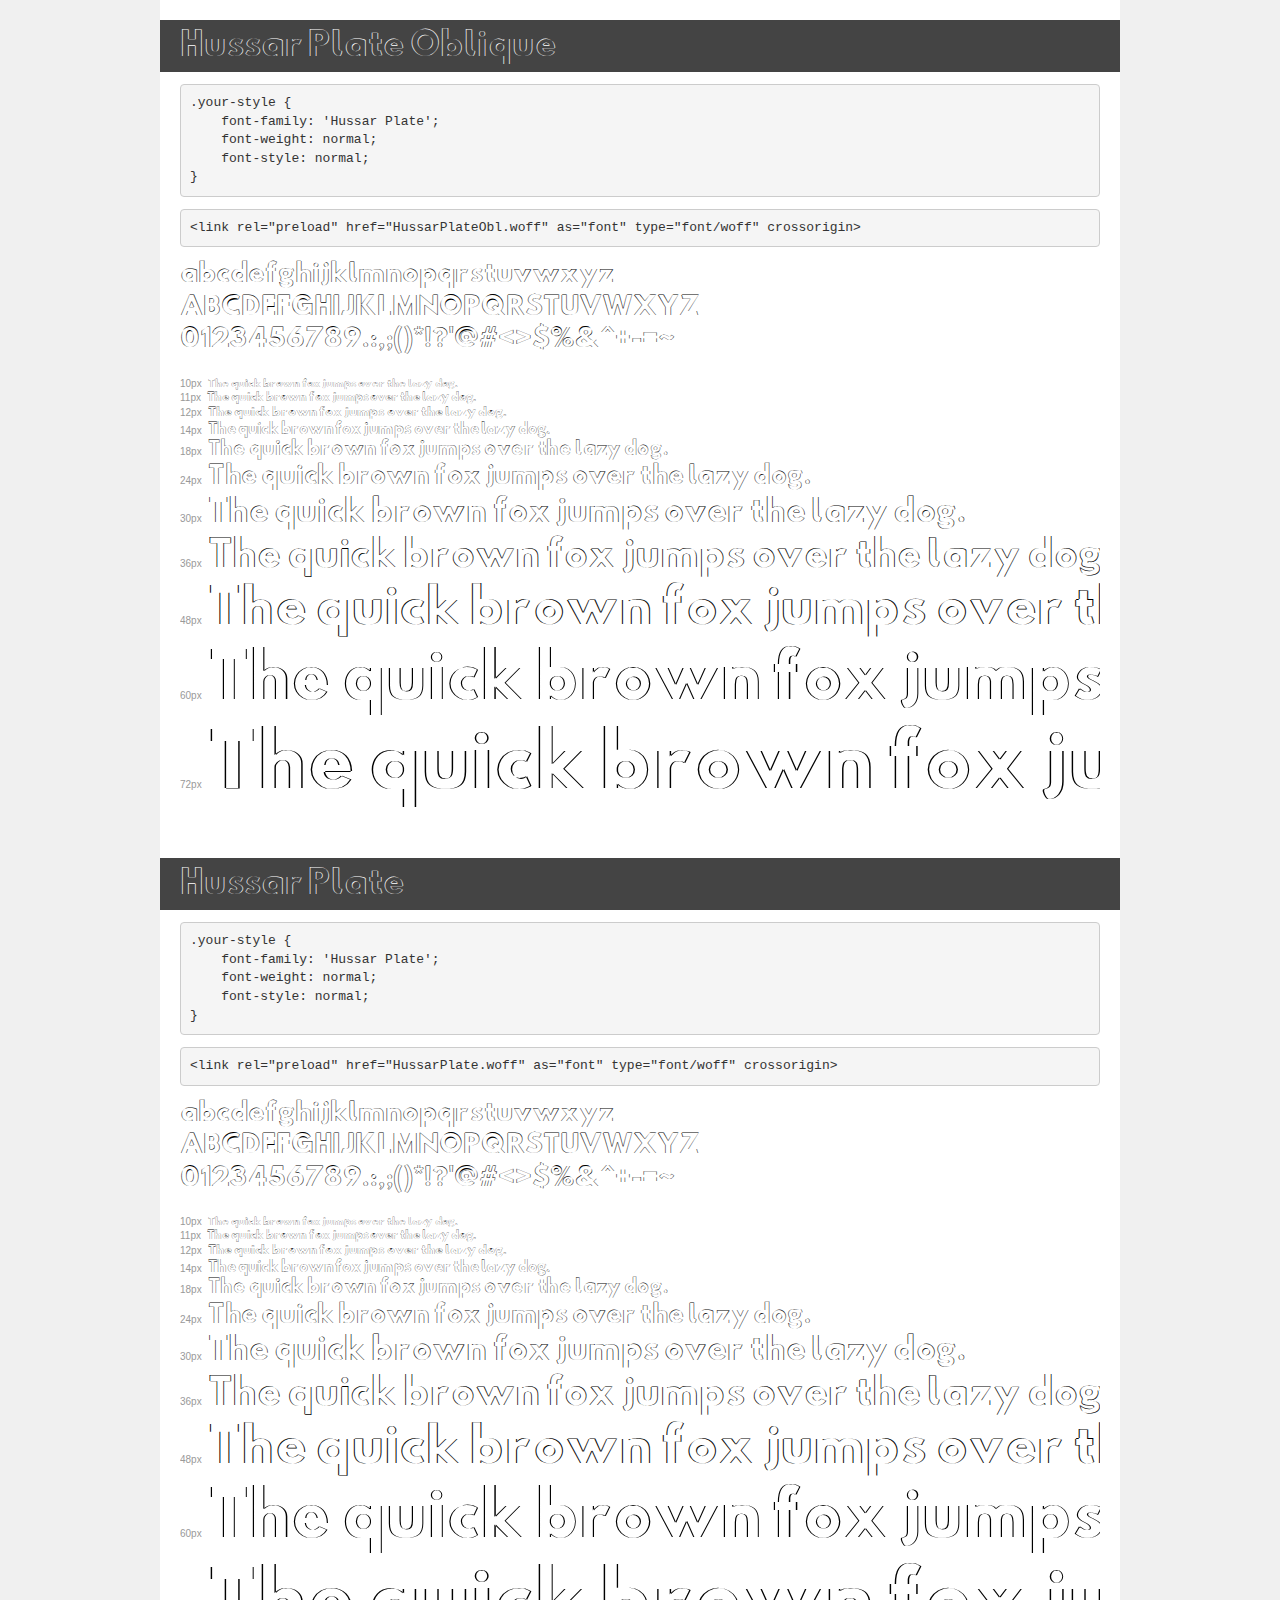
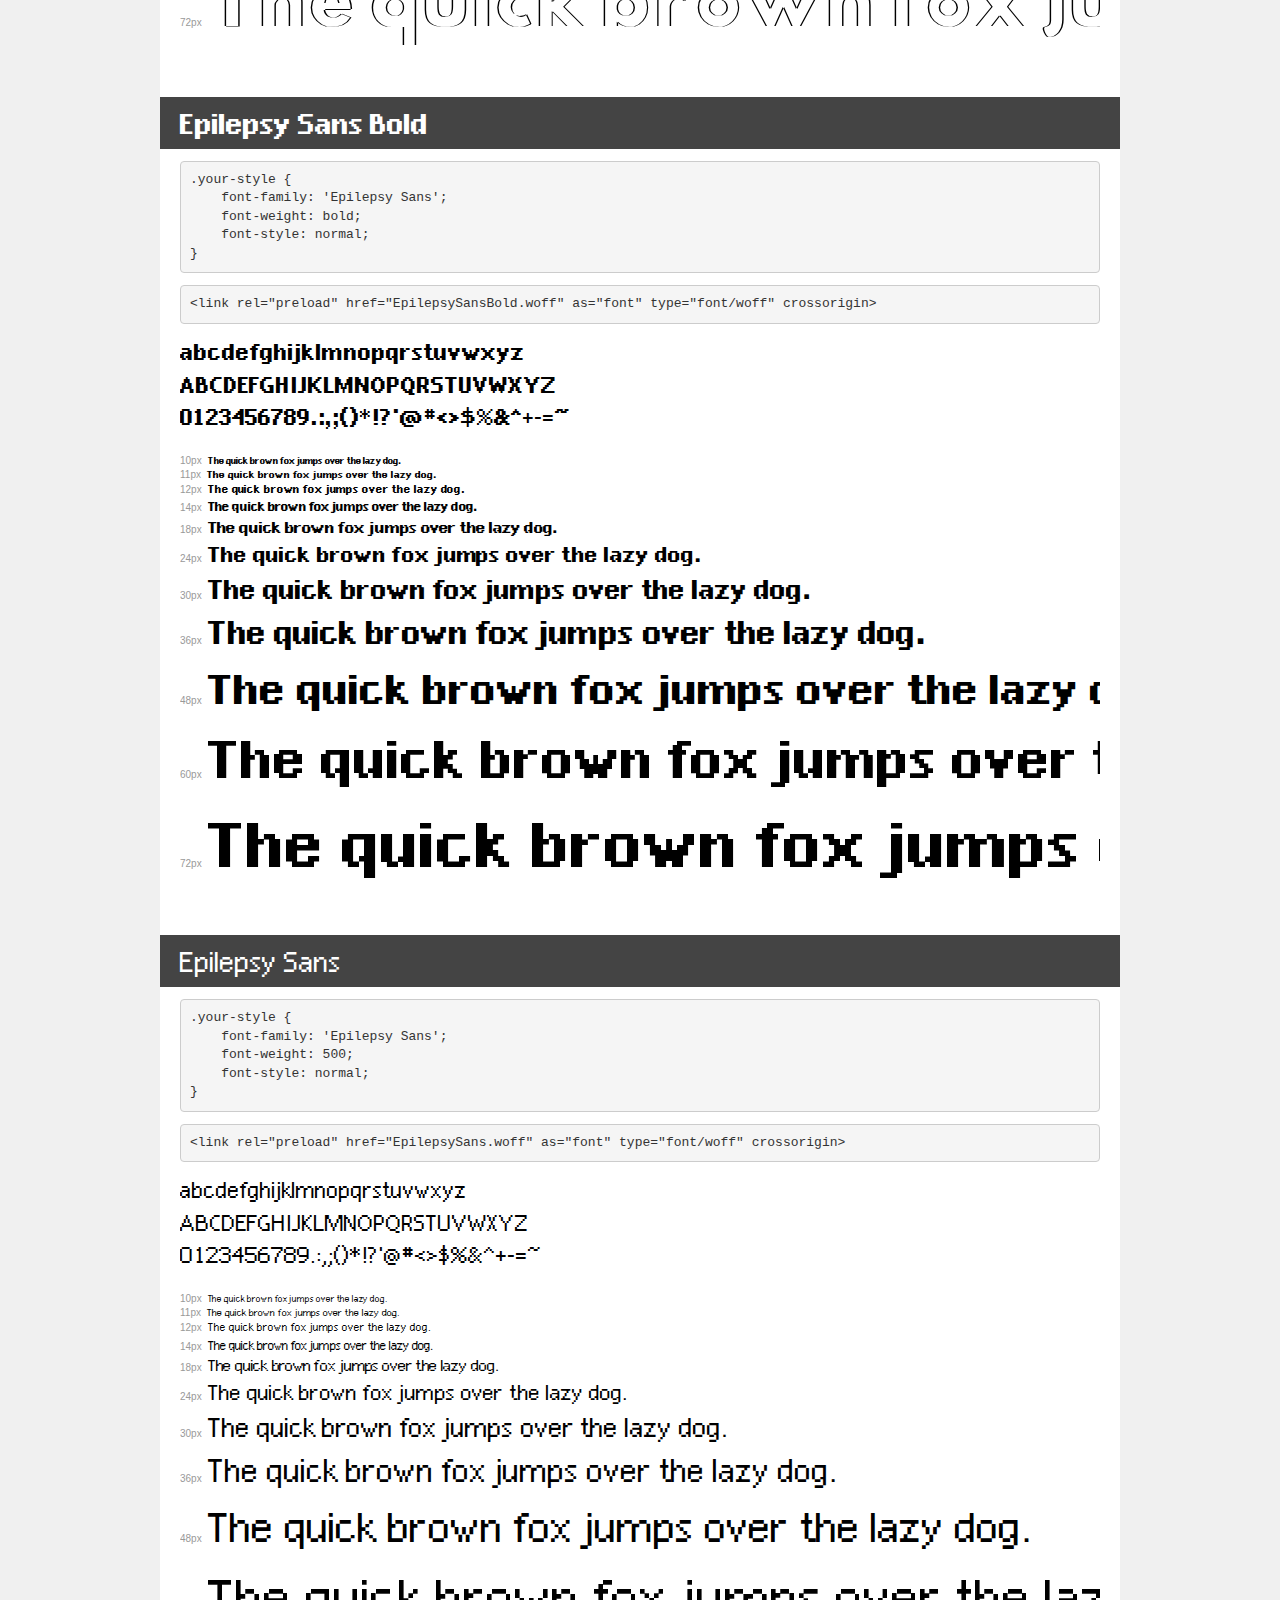
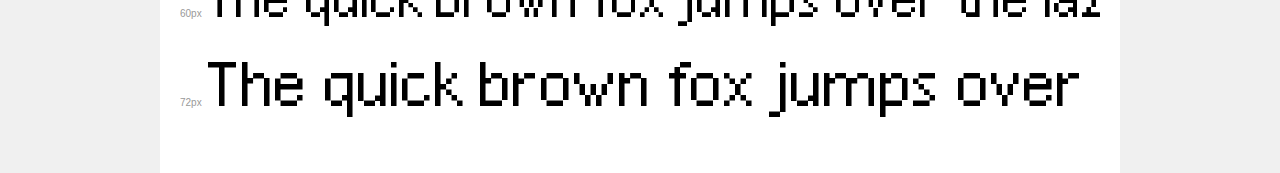
<file: assets/fonts/demo.html>
<!DOCTYPE html>
<html lang="en">
<head>
    <meta charset="utf-8">
    <meta http-equiv="X-UA-Compatible" content="IE=edge">
    <meta name="viewport" content="width=device-width, initial-scale=1">
    <meta name="robots" content="noindex, noarchive">
    <meta name="format-detection" content="telephone=no">
    <title>Transfonter demo</title>
    <link href="stylesheet.css" rel="stylesheet">
    <style>
        /*
        http://meyerweb.com/eric/tools/css/reset/
        v2.0 | 20110126
        License: none (public domain)
        */
        html, body, div, span, applet, object, iframe,
        h1, h2, h3, h4, h5, h6, p, blockquote, pre,
        a, abbr, acronym, address, big, cite, code,
        del, dfn, em, img, ins, kbd, q, s, samp,
        small, strike, strong, sub, sup, tt, var,
        b, u, i, center,
        dl, dt, dd, ol, ul, li,
        fieldset, form, label, legend,
        table, caption, tbody, tfoot, thead, tr, th, td,
        article, aside, canvas, details, embed,
        figure, figcaption, footer, header, hgroup,
        menu, nav, output, ruby, section, summary,
        time, mark, audio, video {
            margin: 0;
            padding: 0;
            border: 0;
            font-size: 100%;
            font: inherit;
            vertical-align: baseline;
        }
        /* HTML5 display-role reset for older browsers */
        article, aside, details, figcaption, figure,
        footer, header, hgroup, menu, nav, section {
            display: block;
        }
        body {
            line-height: 1;
        }
        ol, ul {
            list-style: none;
        }
        blockquote, q {
            quotes: none;
        }
        blockquote:before, blockquote:after,
        q:before, q:after {
            content: '';
            content: none;
        }
        table {
            border-collapse: collapse;
            border-spacing: 0;
        }
        /* demo styles */
        body {
            background: #f0f0f0;
            color: #000;
        }
        .page {
            background: #fff;
            width: 920px;
            margin: 0 auto;
            padding: 20px 20px 0 20px;
            overflow: hidden;
        }
        .font-container {
            overflow-x: auto;
            overflow-y: hidden;
            margin-bottom: 40px;
            line-height: 1.3;
            white-space: nowrap;
            padding-bottom: 5px;
        }
        h1 {
            position: relative;
            background: #444;
            font-size: 32px;
            color: #fff;
            padding: 10px 20px;
            margin: 0 -20px 12px -20px;
        }
        .letters {
            font-size: 25px;
            margin-bottom: 20px;
        }
        .s10:before {
            content: '10px';
        }
        .s11:before {
            content: '11px';
        }
        .s12:before {
            content: '12px';
        }
        .s14:before {
            content: '14px';
        }
        .s18:before {
            content: '18px';
        }
        .s24:before {
            content: '24px';
        }
        .s30:before {
            content: '30px';
        }
        .s36:before {
            content: '36px';
        }
        .s48:before {
            content: '48px';
        }
        .s60:before {
            content: '60px';
        }
        .s72:before {
            content: '72px';
        }
        .s10:before, .s11:before, .s12:before, .s14:before,
        .s18:before, .s24:before, .s30:before, .s36:before,
        .s48:before, .s60:before, .s72:before {
            font-family: Arial, sans-serif;
            font-size: 10px;
            font-weight: normal;
            font-style: normal;
            color: #999;
            padding-right: 6px;
        }
        pre {
            display: block;
            padding: 9px;
            margin: 0 0 12px;
            font-family: Monaco, Menlo, Consolas, "Courier New", monospace;
            font-size: 13px;
            line-height: 1.428571429;
            color: #333;
            font-weight: normal;
            font-style: normal;
            background-color: #f5f5f5;
            border: 1px solid #ccc;
            overflow-x: auto;
            border-radius: 4px;
        }
        /* responsive */
        @media (max-width: 959px) {
            .page {
                width: auto;
                margin: 0;
            }
        }
    </style>
</head>
<body>
<div class="page">
    <div class="demo">
        <h1 style="font-family: 'Hussar Plate'; font-weight: normal; font-style: normal;">Hussar Plate Oblique</h1>
        <pre title="Usage">.your-style {
    font-family: 'Hussar Plate';
    font-weight: normal;
    font-style: normal;
}</pre>
        <pre title="Preload (optional)">
&lt;link rel=&quot;preload&quot; href=&quot;HussarPlateObl.woff&quot; as=&quot;font&quot; type=&quot;font/woff&quot; crossorigin&gt;</pre>
        <div class="font-container" style="font-family: 'Hussar Plate'; font-weight: normal; font-style: normal;">
            <p class="letters">
                abcdefghijklmnopqrstuvwxyz<br>
ABCDEFGHIJKLMNOPQRSTUVWXYZ<br>
                0123456789.:,;()*!?'@#&lt;&gt;$%&^+-=~
            </p>
            <p class="s10" style="font-size: 10px;">The quick brown fox jumps over the lazy dog.</p>
            <p class="s11" style="font-size: 11px;">The quick brown fox jumps over the lazy dog.</p>
            <p class="s12" style="font-size: 12px;">The quick brown fox jumps over the lazy dog.</p>
            <p class="s14" style="font-size: 14px;">The quick brown fox jumps over the lazy dog.</p>
            <p class="s18" style="font-size: 18px;">The quick brown fox jumps over the lazy dog.</p>
            <p class="s24" style="font-size: 24px;">The quick brown fox jumps over the lazy dog.</p>
            <p class="s30" style="font-size: 30px;">The quick brown fox jumps over the lazy dog.</p>
            <p class="s36" style="font-size: 36px;">The quick brown fox jumps over the lazy dog.</p>
            <p class="s48" style="font-size: 48px;">The quick brown fox jumps over the lazy dog.</p>
            <p class="s60" style="font-size: 60px;">The quick brown fox jumps over the lazy dog.</p>
            <p class="s72" style="font-size: 72px;">The quick brown fox jumps over the lazy dog.</p>
        </div>
    </div>

    <div class="demo">
        <h1 style="font-family: 'Hussar Plate'; font-weight: normal; font-style: normal;">Hussar Plate</h1>
        <pre title="Usage">.your-style {
    font-family: 'Hussar Plate';
    font-weight: normal;
    font-style: normal;
}</pre>
        <pre title="Preload (optional)">
&lt;link rel=&quot;preload&quot; href=&quot;HussarPlate.woff&quot; as=&quot;font&quot; type=&quot;font/woff&quot; crossorigin&gt;</pre>
        <div class="font-container" style="font-family: 'Hussar Plate'; font-weight: normal; font-style: normal;">
            <p class="letters">
                abcdefghijklmnopqrstuvwxyz<br>
ABCDEFGHIJKLMNOPQRSTUVWXYZ<br>
                0123456789.:,;()*!?'@#&lt;&gt;$%&^+-=~
            </p>
            <p class="s10" style="font-size: 10px;">The quick brown fox jumps over the lazy dog.</p>
            <p class="s11" style="font-size: 11px;">The quick brown fox jumps over the lazy dog.</p>
            <p class="s12" style="font-size: 12px;">The quick brown fox jumps over the lazy dog.</p>
            <p class="s14" style="font-size: 14px;">The quick brown fox jumps over the lazy dog.</p>
            <p class="s18" style="font-size: 18px;">The quick brown fox jumps over the lazy dog.</p>
            <p class="s24" style="font-size: 24px;">The quick brown fox jumps over the lazy dog.</p>
            <p class="s30" style="font-size: 30px;">The quick brown fox jumps over the lazy dog.</p>
            <p class="s36" style="font-size: 36px;">The quick brown fox jumps over the lazy dog.</p>
            <p class="s48" style="font-size: 48px;">The quick brown fox jumps over the lazy dog.</p>
            <p class="s60" style="font-size: 60px;">The quick brown fox jumps over the lazy dog.</p>
            <p class="s72" style="font-size: 72px;">The quick brown fox jumps over the lazy dog.</p>
        </div>
    </div>

    <div class="demo">
        <h1 style="font-family: 'Epilepsy Sans'; font-weight: bold; font-style: normal;">Epilepsy Sans Bold</h1>
        <pre title="Usage">.your-style {
    font-family: 'Epilepsy Sans';
    font-weight: bold;
    font-style: normal;
}</pre>
        <pre title="Preload (optional)">
&lt;link rel=&quot;preload&quot; href=&quot;EpilepsySansBold.woff&quot; as=&quot;font&quot; type=&quot;font/woff&quot; crossorigin&gt;</pre>
        <div class="font-container" style="font-family: 'Epilepsy Sans'; font-weight: bold; font-style: normal;">
            <p class="letters">
                abcdefghijklmnopqrstuvwxyz<br>
ABCDEFGHIJKLMNOPQRSTUVWXYZ<br>
                0123456789.:,;()*!?'@#&lt;&gt;$%&^+-=~
            </p>
            <p class="s10" style="font-size: 10px;">The quick brown fox jumps over the lazy dog.</p>
            <p class="s11" style="font-size: 11px;">The quick brown fox jumps over the lazy dog.</p>
            <p class="s12" style="font-size: 12px;">The quick brown fox jumps over the lazy dog.</p>
            <p class="s14" style="font-size: 14px;">The quick brown fox jumps over the lazy dog.</p>
            <p class="s18" style="font-size: 18px;">The quick brown fox jumps over the lazy dog.</p>
            <p class="s24" style="font-size: 24px;">The quick brown fox jumps over the lazy dog.</p>
            <p class="s30" style="font-size: 30px;">The quick brown fox jumps over the lazy dog.</p>
            <p class="s36" style="font-size: 36px;">The quick brown fox jumps over the lazy dog.</p>
            <p class="s48" style="font-size: 48px;">The quick brown fox jumps over the lazy dog.</p>
            <p class="s60" style="font-size: 60px;">The quick brown fox jumps over the lazy dog.</p>
            <p class="s72" style="font-size: 72px;">The quick brown fox jumps over the lazy dog.</p>
        </div>
    </div>

    <div class="demo">
        <h1 style="font-family: 'Epilepsy Sans'; font-weight: 500; font-style: normal;">Epilepsy Sans</h1>
        <pre title="Usage">.your-style {
    font-family: 'Epilepsy Sans';
    font-weight: 500;
    font-style: normal;
}</pre>
        <pre title="Preload (optional)">
&lt;link rel=&quot;preload&quot; href=&quot;EpilepsySans.woff&quot; as=&quot;font&quot; type=&quot;font/woff&quot; crossorigin&gt;</pre>
        <div class="font-container" style="font-family: 'Epilepsy Sans'; font-weight: 500; font-style: normal;">
            <p class="letters">
                abcdefghijklmnopqrstuvwxyz<br>
ABCDEFGHIJKLMNOPQRSTUVWXYZ<br>
                0123456789.:,;()*!?'@#&lt;&gt;$%&^+-=~
            </p>
            <p class="s10" style="font-size: 10px;">The quick brown fox jumps over the lazy dog.</p>
            <p class="s11" style="font-size: 11px;">The quick brown fox jumps over the lazy dog.</p>
            <p class="s12" style="font-size: 12px;">The quick brown fox jumps over the lazy dog.</p>
            <p class="s14" style="font-size: 14px;">The quick brown fox jumps over the lazy dog.</p>
            <p class="s18" style="font-size: 18px;">The quick brown fox jumps over the lazy dog.</p>
            <p class="s24" style="font-size: 24px;">The quick brown fox jumps over the lazy dog.</p>
            <p class="s30" style="font-size: 30px;">The quick brown fox jumps over the lazy dog.</p>
            <p class="s36" style="font-size: 36px;">The quick brown fox jumps over the lazy dog.</p>
            <p class="s48" style="font-size: 48px;">The quick brown fox jumps over the lazy dog.</p>
            <p class="s60" style="font-size: 60px;">The quick brown fox jumps over the lazy dog.</p>
            <p class="s72" style="font-size: 72px;">The quick brown fox jumps over the lazy dog.</p>
        </div>
    </div>

</div>
</body>
</html>
</file>
<file: css/main.css>
@charset "UTF-8";
@import url(https://fonts.googleapis.com/css?family=Roboto:100,100italic,300,300italic,regular,italic,500,500italic,700,700italic,900,900italic);
@import "../assets/fonts/stylesheet.css";
*,
*::before,
*::after {
  padding: 0;
  margin: 0;
  border: 0;
  box-sizing: border-box;
}

a {
  text-decoration: none;
}

ul,
ol,
li {
  list-style: none;
}

img {
  vertical-align: top;
}

h1,
h2,
h3,
h4,
h5,
h6 {
  font-weight: inherit;
  font-size: inherit;
}

html,
body {
  height: 100%;
  letter-spacing: 1;
}

/*----------------------------------*/
/*----------------------------------*/
html {
  scroll-behavior: smooth;
}

body {
  font-family: "Roboto";
  position: relative;
}
body.locked {
  overflow: hidden;
}

.secret {
  max-width: 70vw;
  word-wrap: break-word;
  position: fixed;
  top: 50%;
  left: 50%;
  translate: -50% -50%;
  transform-origin: center;
  font-size: 140px;
  font-weight: 800;
  color: hotpink;
  background: yellow;
  padding: 0.1em 0.3em;
  border-radius: 40px;
  box-shadow: 0px 0px 0px 40px rgb(114, 203, 223);
  animation: showing 1s 1 forwards;
  z-index: 1001;
}

@keyframes showing {
  0% {
    scale: 0;
    rotate: -1800deg;
  }
  100% {
    scale: 1;
    rotate: 0;
  }
}
.blackbtn {
  display: block;
  background: black;
  color: white;
  text-transform: uppercase;
  padding: 0.6em 1.3em;
  border-radius: 30px;
  letter-spacing: 0.2em;
  width: -moz-fit-content;
  width: fit-content;
  cursor: pointer;
  transition: 200ms;
  box-shadow: 0px 4px #c6b10f;
}
.blackbtn:active {
  top: 2px;
  box-shadow: 0px 2px #c6b10f;
}

.btn-orange {
  background-color: #de800f;
  color: white;
  text-transform: uppercase;
  padding: 0.7em 1em;
  border-radius: 7px;
  cursor: pointer;
}

.wrapper {
  display: flex;
  position: relative;
  flex-direction: column;
  width: 100%;
  min-height: 100vh;
  overflow: hidden;
}

.upbtn {
  width: 70px;
  aspect-ratio: 1/1;
  line-height: 0.3;
  position: fixed;
  bottom: 20px;
  right: 20px;
  opacity: 0;
  visibility: hidden;
  -webkit-appearance: none;
     -moz-appearance: none;
          appearance: none;
  cursor: pointer;
  z-index: 100;
  transition: all 202ms ease-in-out, scale 100ms;
  background: url("../assets/img/upbtn.PNG") 0 0/auto 100% no-repeat;
  filter: drop-shadow(-1px 0px 0px rgb(255, 255, 255)) drop-shadow(0px 1px 0px rgb(255, 255, 255));
}
.upbtn:active {
  scale: 0.9;
}
.upbtn.shown {
  opacity: 1;
  visibility: visible;
}

.main {
  flex: 1 0 auto;
}

._anim {
  overflow: hidden;
}
._anim > span {
  display: block;
}
._anim.on {
  overflow: visible;
}
._anim.on ._anim_to-top,
._anim.on ._anim_to-right,
._anim.on ._anim_to-left {
  transform: translate(0, 0);
  opacity: 1;
}

._anim_to-top {
  overflow: hidden;
  position: relative;
  transform: translate(0, 120%);
  opacity: 0;
  transition: 400ms ease-in-out 0s;
}
._anim_to-top.on {
  transform: translate(0, 0);
  opacity: 1;
}

._anim_to-right {
  overflow: hidden;
  position: relative;
  transform: translate(-120%, 0%);
  opacity: 0;
  transition: 400ms ease-in-out 0s;
}
._anim_to-right.on {
  transform: translate(0, 0);
  opacity: 1;
}

._anim_to-left {
  overflow: hidden;
  position: relative;
  transform: translate(120%, 0%);
  opacity: 0;
  transition: 400ms ease-in-out 0s;
}
._anim_to-left.on {
  transform: translate(0, 0);
  opacity: 1;
}

._anim_op {
  opacity: 0;
  visibility: hidden;
}
._anim_op.on {
  opacity: 1;
  visibility: visible;
}

._anim_big {
  overflow: hidden;
  transform: scale(0, 1);
  opacity: 0;
  transition: all 1s cubic-bezier(0.68, -0.55, 0.265, 1.55) 0s;
}
._anim_big.on {
  transform: scale(1, 1);
  opacity: 1;
}

._anim_to-bottom {
  transition: 0.5s ease-in;
  transition-delay: 1s;
  max-height: 50px;
}
._anim_to-bottom.on {
  max-height: 800px;
}

.maxwell {
  display: block;
  width: 140vmin;
  max-width: 1000px;
  aspect-ratio: 1.1/1;
  position: fixed;
  top: 50%;
  left: 50%;
  transform: translate(-55%, -50%) scale(0);
  z-index: 200;
  transition: 300ms;
  filter: drop-shadow(0 0 20px white) drop-shadow(0 0 40px hotpink);
}
.maxwell.play {
  transform: translate(-58%, -55%) scale(1);
}

._cat {
  position: relative;
  z-index: 5;
  cursor: pointer;
}
._cat:hover:before {
  content: "";
  display: block;
  width: clamp(20px, 1.7361111111vw, 25px);
  aspect-ratio: 1/1;
  background: url("../assets/img/catstar.PNG") 0 0/contain no-repeat;
  position: absolute;
  top: 0;
  left: 50%;
  z-index: 50;
  translate: -50% -100%;
  scale: 0;
  animation: hahaha 1s cubic-bezier(0.455, 0.03, 0.515, 0.955) 0s 1 forwards;
}
@keyframes hahaha {
  12% {
    scale: 50%;
    translate: -50% -200%;
  }
  25% {
    scale: 100%;
    translate: -250% -200%;
  }
  50% {
    scale: 100%;
    translate: 250% -200%;
  }
  62% {
    scale: 100%;
    translate: -250% -200%;
  }
  75% {
    scale: 100%;
    translate: 250% -200%;
  }
  87% {
    scale: 50%;
    translate: -50% -200%;
  }
  100% {
    scale: 0%;
    translate: -50% -100%;
  }
}

.cat__rules {
  position: fixed;
  top: 50%;
  left: 50%;
  z-index: 1000;
  max-width: 90%;
  padding: 1em;
  font-size: clamp(30px, 5.9375vw, 60px);
  text-align: center;
  color: white;
  font-weight: 800;
  font-family: "Epilepsy Sans";
  background: #de800f;
  letter-spacing: 0.06em;
  text-shadow: 0 0 5px rgba(0, 0, 0, 0.2);
  border-radius: 20px;
  border-top: 2px solid #f3c957;
  animation: catRules 0.5s cubic-bezier(0, 1.5, 1, 1.5) forwards;
  transition: 500ms;
}
.cat__rules .cat__close {
  content: "X";
  top: 0;
  right: 0;
  position: absolute;
  padding-left: 0.1em;
  display: flex;
  justify-content: center;
  align-items: center;
  width: 1.3em;
  aspect-ratio: 1/1;
  color: red;
  border-radius: 50%;
  background: black;
  border-top: 0.05em solid grey;
  translate: 50% -50%;
  cursor: pointer;
}

.catCounter {
  position: fixed;
  bottom: 20%;
  left: 0%;
  transition: 400ms;
  background: url("../assets/img/IMG_0385.PNG") center bottom 10px/80% auto no-repeat, linear-gradient(to left, rgba(240, 234, 240, 0.95) 0%, rgba(240, 234, 240, 0.95) 100%);
  filter: drop-shadow(0px 0px 20px rgba(0, 0, 0, 0.393));
  z-index: 1000;
  display: flex;
  flex-direction: column;
  justify-content: flex-start;
  align-items: center;
  border-radius: 20px 0 20px 20px;
  padding: 0.15em 0.5em;
  padding-bottom: 0;
  font-size: clamp(60px, 9.375vw, 120px);
  font-family: "Epilepsy Sans";
  font-weight: 900;
  color: #dca22d;
  text-shadow: -3px -3px #c92600, 3px 3px #2f4399;
  transform: translate(2%, 0);
  opacity: 0;
  visibility: hidden;
}
.catCounter.itson {
  opacity: 1;
  visibility: visible;
}
.catCounter.hide {
  transform: translate(-100%, 0);
}
.catCounter::after {
  content: "";
  display: block;
  width: 100%;
  aspect-ratio: 1/0.8;
}
.catCounter__content {
  position: relative;
  z-index: 2;
}
.catCounter__btn {
  position: absolute;
  top: 0;
  left: 100%;
  font-weight: 900;
  font-size: 40px;
  background: rgba(240, 234, 240, 0.95);
  border-radius: 0 40px 40px 0;
  padding: 0 10px 0 0px;
}

@keyframes catRules {
  0% {
    transform: translate(-50%, -50%) scale(0);
  }
  100% {
    transform: translate(-50%, -50%) scale(1);
  }
}
.header {
  font-size: 0.875em;
  background: #dca42d;
  font-weight: 600;
  letter-spacing: 0.15em;
  position: relative;
}
.header__burger {
  flex: 0 0 auto;
  cursor: pointer;
  position: relative;
  z-index: 52;
  width: 35px;
  aspect-ratio: 1.5/1;
  transition: 200ms;
  filter: drop-shadow(0 0 0mm rgb(237, 50, 50)) drop-shadow(0 0 0mm rgb(106, 255, 240));
  order: 2;
}
.header__burger span, .header__burger:before, .header__burger::after {
  position: absolute;
  display: block;
  background: black;
  border-radius: 5px;
  height: 4px;
  left: 0;
  width: 100%;
  transition: 1s;
}
.header__burger:before, .header__burger::after {
  content: "";
  transform-origin: top left;
}
.header__burger span {
  top: 50%;
  translate: 0 -50%;
  transform-origin: center center;
}
.header__burger::before {
  top: 0;
}
.header__burger::after {
  bottom: 0;
  transform-origin: bottom left;
}
.header__burger.opened {
  animation: pretty 0.5s ease-in-out 1 forwards;
}
.header__burger.opened::before {
  rotate: 45deg;
  top: -2px;
  translate: 15% 0;
}
.header__burger.opened::after {
  rotate: -45deg;
  bottom: -2px;
  translate: 15% 0;
}
.header__burger.opened span {
  scale: 0 1;
}
@media (min-width: 854px) {
  .header__burger {
    display: none;
  }
}
.header ._container {
  max-width: 1340px;
  padding: 0 20px;
  margin: 0 auto;
  padding: 0 50px;
  display: flex;
  justify-content: space-between;
  align-items: center;
}
@media (max-width: 854px) {
  .header ._container {
    padding: 20px;
  }
}
@media (max-width: 854px) {
  .header__nav {
    overflow: hidden;
    position: absolute;
    top: 0;
    left: -100%;
    z-index: 50;
    background: #dca22d;
    width: 100%;
    min-height: 100vh;
    transition: 300ms;
    opacity: 0;
  }
  .header__nav.opened {
    left: 0;
    opacity: 1;
  }
}
.header__list {
  display: flex;
  align-items: center;
  text-transform: uppercase;
}
@media (max-width: 854px) {
  .header__list {
    margin-top: 50px;
    flex-direction: column;
    font-size: 1.3em;
    align-items: stretch;
    text-align: center;
  }
}
.header__logo {
  cursor: pointer;
  transition: 300ms;
  rotate: 0deg;
  width: 3em;
  aspect-ratio: 1/1;
  background-image: url("../assets/svg/logo.svg");
  background-size: 100% auto;
  background-repeat: no-repeat;
  background-position: center;
}
.header__logo:hover {
  rotate: 360deg;
  filter: drop-shadow(-2px -2px 0mm rgb(237, 50, 50)) drop-shadow(2px 2px 0mm rgb(106, 255, 240));
}
@media (max-width: 900px) {
  .header__logo {
    display: none;
  }
}
.header__li {
  padding: 40px 20px;
  transition: 300ms;
  cursor: pointer;
}
.header__li a,
.header__li a:visited,
.header__li a:active {
  color: inherit;
}
.header__li:hover {
  color: #111c4e;
  text-shadow: -1px -1px 0px rgb(237, 50, 50), 1px 1px 0px rgb(106, 255, 240);
  scale: 1.1;
}
.header__li:active {
  text-shadow: none;
  scale: 1;
}
.header__li.active {
  color: #232a4d;
}
@media (max-width: 854px) {
  .header__li {
    padding: 30px 0;
  }
  .header__li:not(:last-child) {
    border-bottom: 1px solid rgba(0, 0, 0, 0.2);
  }
}
.header .header__search {
  display: flex;
  justify-content: center;
  align-items: center;
  gap: 10px;
}
.header .header__search input {
  padding: 0.5em 0.7em;
  border-radius: 13px;
  font-size: inherit;
  font-weight: inherit;
  transition: 300ms;
}
.header .header__search input:hover {
  box-shadow: -3px -3px 0px rgb(237, 50, 50), 3px 3px 0px rgb(106, 255, 240), 0px 5px 10px rgb(158, 134, 55);
}
.header .header__search input:focus {
  outline: none;
}
@media (max-width: 854px) {
  .header .header__search input {
    display: none;
  }
}
.header .header__search button {
  cursor: pointer;
  width: 2em;
  aspect-ratio: 1/1;
  background-color: transparent;
  background-image: url("../assets/svg/search-svgrepo-com.svg");
  background-size: cover;
  transition: 300ms;
}
.header .header__search button:focus {
  outline: none;
}
.header .header__search button:hover {
  transform: scaleX(1.1);
  filter: drop-shadow(-2px -2px 0mm rgb(237, 50, 50)) drop-shadow(2px 2px 0mm rgb(106, 255, 240));
}

@keyframes pretty {
  50% {
    scale: 0;
    rotate: 360deg;
  }
  100% {
    scale: 1;
    rotate: 0;
  }
}
.gamedev {
  position: relative;
  background-color: #2f4399;
  background-image: url("../assets/img/dudes.png"), url("../assets/img/blast.png"), url("../assets/img/bubbleselft.png"), url("../assets/img/bubbleseright.png");
  background-position: right bottom, 65% 20%, left top, right center;
  background-repeat: no-repeat;
  background-size: auto 85%, auto, auto 100%, auto 80%;
  overflow: hidden;
}
@media (max-width: 950px) {
  .gamedev {
    background-image: linear-gradient(to bottom, rgba(47, 66, 153, 0.6) 0%, rgba(47, 66, 153, 0.6) 100%), url("../assets/img/bubbleselft.png"), url("../assets/img/bubbleseright.png");
    background-position: left top, left top, right center;
    background-repeat: no-repeat;
    background-size: 100% 100%, auto 100%, auto 80%;
  }
}
.gamedev:before {
  content: "";
  display: block;
  width: 100%;
  height: clamp(45px, 20vh, 115px);
  position: absolute;
  bottom: 0;
  background: url("../assets/img/nfo.png") 0 0/auto 100% no-repeat;
}
.gamedev__container {
  max-width: 1100px;
  padding: 0 20px;
  margin: 0 auto;
  display: grid;
  grid-template-columns: 55% 1fr;
}
@media (max-width: 950px) {
  .gamedev__container {
    grid-template-columns: 1fr;
  }
}
.gamedev__info {
  overflow: hidden;
  padding: clamp(50px, 20vh, 120px) 20px;
  box-shadow: -30px 0px 25px rgba(0, 0, 0, 0.708);
}
.gamedev__info *:not(:last-child) {
  margin-bottom: 1.25rem;
}
.gamedev__info > *:nth-child(1) {
  transition-delay: 50ms;
}
.gamedev__info > *:nth-child(2) {
  transition-delay: 100ms;
}
.gamedev__info > *:nth-child(3) {
  transition-delay: 150ms;
}
.gamedev__info > *:nth-child(4) {
  transition-delay: 200ms;
}
.gamedev__title {
  max-width: 90vw;
}
.gamedev__title img {
  width: 100%;
}
.gamedev__subtitle {
  font-weight: 600;
  letter-spacing: 0.05em;
  color: antiquewhite;
}
.gamedev__description {
  max-width: 80%;
  color: #ffc81b;
  font-size: 0.6875rem;
  letter-spacing: 0.05em;
}
.gamedev__btn {
  position: relative;
  top: 0;
}

.gamedis {
  font-size: 1rem;
  color: white;
  background: black;
}
.gamedis__container {
  max-width: 1100px;
  padding: 0 20px;
  margin: 0 auto;
  padding-block: clamp(50px, 5vw, 80px);
  max-width: 1100px;
  background-image: url("../assets/img/gamelevel.png");
  background-position: right 7%;
  background-repeat: no-repeat;
}
@media (max-width: 950px) {
  .gamedis__container {
    background-image: none;
  }
}
.gamedis__title {
  margin: 56px 0 80px;
  text-transform: uppercase;
  font-family: "Epilepsy Sans";
  font-weight: 900;
  font-size: clamp(40px, 1em + 5.0694444444vw, 73px);
  color: #dca22d;
}
.gamedis__subtitle {
  font-size: 0.8125rem;
  max-width: 400px;
  color: #dca22d;
  margin-bottom: 1.5em;
}
.gamedis img {
  margin-bottom: clamp(50px, 10vw, 150px);
  max-width: 90%;
}
.gamedis__subsubtitle {
  font-size: 1.875rem;
  color: #dca22d;
  margin-bottom: 2em;
}
.gamedis__par {
  max-width: 810px;
  font-size: 0.9375em;
  line-height: 1.6rem;
}
.gamedis__par:not(:last-child) {
  margin-bottom: clamp(40px, 10vw, 110px);
}
.gamedis__buttons {
  font-family: "Epilepsy Sans";
  display: flex;
  justify-content: space-around;
}
@media (max-width: 800px) {
  .gamedis__buttons {
    flex-direction: column;
    text-align: center;
    gap: 20px;
  }
}
.gamedis__button {
  cursor: pointer;
  position: relative;
  top: 0;
  transition: all 400ms cubic-bezier(0.68, -0.55, 0.265, 1.55) 0s, color 100ms ease-in-out, color 100ms ease-in-out, border-color 100ms ease-in-out, scale 100ms ease-in-out, filter 100ms ease-in-out, top 100ms ease-out;
  font-family: inherit;
  font-weight: 900;
  text-transform: uppercase;
  font-size: 3.3333333333em;
  display: block;
  padding: 0.26em 0.8em;
  border-radius: 7px;
  color: white;
  background: transparent;
  border: 4px solid white;
}
.gamedis__button input {
  display: none;
}
@media (max-width: 800px) {
  .gamedis__button {
    font-size: 35px;
  }
}
.gamedis__button:not(:has(input:checked)) {
  border-color: grey;
  color: grey;
  scale: 0.9;
}
.gamedis__button p:last-child {
  font-size: 1.3rem;
  text-align: center;
}
.gamedis__button:hover {
  top: -4px;
  filter: drop-shadow(0px 4px 0px #de800f);
}
.gamedis__button:active {
  scale: 0.9;
  filter: drop-shadow(0px 2px 0px #de800f);
}

.creation {
  background: #43927d;
  position: relative;
}
.creation::before {
  content: "";
  display: block;
  position: absolute;
  width: 50%;
  height: 100%;
  right: 0;
  background-image: url("../assets/img/undertalemenu.png");
  background-position: right 5px;
  background-size: 100% auto;
  background-repeat: no-repeat;
}
@media (max-width: 920px) {
  .creation::before {
    display: none;
  }
}
.creation:after {
  content: "";
  width: 100%;
  height: 65px;
  display: block;
  background: #dca42d;
  margin-top: 45px;
}
.creation__container {
  max-width: 1100px;
  padding: 0 20px;
  margin: 0 auto;
  padding: 60px 40px;
  background-image: linear-gradient(to bottom, #babbb3 0%, #babbb3 95%, #767676 100%);
  border-radius: 0 0 0 7px;
}
.creation__title {
  font-family: "Epilepsy Sans";
  font-weight: bold;
  font-size: 2.1875em;
  margin-bottom: 0.7em;
}
.creation__des {
  font-size: 0.875em;
  line-height: 1.4;
}
.creation__title, .creation__des {
  max-width: 450px;
  text-shadow: 0 0 5px #babbb3;
}

.ui {
  position: relative;
  background: #43927d;
  font-family: "Epilepsy Sans";
  font-weight: 900;
  text-transform: uppercase;
  color: white;
  letter-spacing: 0.03em;
  font-size: 2rem;
  background-origin: content-box;
}
.ui:before {
  content: "";
  position: absolute;
  width: 100%;
  aspect-ratio: 8/1;
  display: block;
  z-index: 2;
  bottom: 0;
  left: 0;
  background: url("../assets/img/mario.png") center bottom/98% auto no-repeat;
}
.ui__stats {
  transform-origin: top left;
  text-shadow: -1px 0 0 white;
  letter-spacing: 0.1em;
  margin: 0;
  padding: 0;
  line-height: 0.8;
}
.ui__container {
  max-width: 1100px;
  padding: 0 20px;
  margin: 0 auto;
  display: grid;
  grid-template-columns: repeat(2, 1fr);
  grid-template-rows: auto;
}
@media (max-width: 950px) {
  .ui__container {
    background-image: none;
    grid-template-columns: 1fr;
    grid-template-rows: repeat(2, auto);
  }
}
.ui__title {
  text-transform: uppercase;
  font-size: clamp(204px, 28.3333333333vw, 408px);
  line-height: 1;
  font-family: "Hussar Plate";
  font-style: oblique;
  transform: translateX(-10%);
  color: #ffc3ba;
}
@media (max-width: 950px) {
  .ui__title {
    transform: none;
    width: -moz-fit-content;
    width: fit-content;
    margin: 0 auto;
  }
}
.ui__row {
  padding-top: 50px;
  display: grid;
  grid-template-rows: 175px auto 150px;
}
.ui__row span:not(:last-of-type) {
  margin-right: 1.8em;
}
@media (max-width: 950px) {
  .ui__row:first-child {
    grid-template-rows: 175px auto;
  }
}
.ui__blue {
  position: relative;
  background: linear-gradient(to top, #7085ff 0%, #7085ff 100%);
}
.ui__blue .ui__stats {
  justify-self: end;
  transform-origin: top right;
}
.ui__blue::before {
  content: "";
  position: absolute;
  display: block;
  width: 3px;
  height: 30%;
  background: #ffc3ba;
  left: 0;
  top: 50%;
  transform: translateY(-50%);
}
.ui__menu {
  text-align: center;
  justify-self: center;
  align-self: center;
  font-size: 1.1em;
}
.ui__menu ul {
  margin-bottom: 1em;
}
.ui__menu li {
  position: relative;
}
.ui__menu li:hover:before {
  content: "";
  display: block;
  width: 0.75em;
  aspect-ratio: 1/1;
  background: url("../assets/img/mushroom.png") 0 0/auto 100% no-repeat;
  position: absolute;
  top: 50%;
  transform: translateY(-50%);
  left: -1.5em;
}
.ui__menu li:not(:last-child) {
  margin-bottom: 0.5em;
}
.ui__values {
  margin-left: 0.5em;
}
.design {
  background: #dca42d;
  padding-top: clamp(50px, 12vw, 155px);
}
.design__container {
  max-width: 1340px;
  padding: 0 20px;
  margin: 0 auto;
}
.design__content {
  background: #f5e2b8;
  display: flex;
  justify-content: space-between;
  padding: 8px 4% 0px 9.7%;
}
.design__info {
  flex: 1 0 50%;
  padding-right: 20px;
  padding-top: clamp(30px, 5.5555vw, 80px);
}
.design__info > * {
  transform-origin: center left;
}
.design__img img {
  display: block;
  max-width: 100%;
}
@media (max-width: 900px) {
  .design__img {
    display: none;
  }
}
.design__desc {
  font-size: 1em;
  font-weight: 900;
  color: #2e47b3;
  margin-bottom: clamp(40px, 10.4166666667vw, 150px);
}
.design__title, .design__subtitle {
  color: #131f51;
  font-weight: 900;
}
.design__title {
  font-size: clamp(30px, 7vw, 101px);
}
.design__subtitle {
  font-size: clamp(14px, 2.3611vw, 34px);
  margin-bottom: 1.2em;
}
.design__par {
  max-width: 500px;
  padding: 0px 0.6em;
}
.design__par:not(:last-of-type) {
  margin-bottom: 1em;
}
@media (max-width: 900px) {
  .design__par {
    padding: 0;
    max-width: 100%;
  }
  .design__par:last-child {
    padding-bottom: 50px;
  }
}

.gamebox__panel {
  position: relative;
  font-family: "VT323";
  font-weight: 900;
  background: #d74b00;
  display: flex;
  justify-content: flex-end;
}
.gamebox__close {
  font-size: 2.5em;
  background: #752800;
  color: white;
  padding: 0 0.8em 0.2em 0.8em;
}
.gamebox__levelup {
  font-size: clamp(0.5rem, 1.3vw, 1rem);
  position: absolute;
  background: #d85b18;
  color: #ffc3b8;
  bottom: 0;
  left: 0;
  text-transform: uppercase;
  text-align: center;
  line-height: 0.65;
  transform: scaleX(1.5);
  text-shadow: 3px 3px 0 black;
  padding: 1em;
  margin-left: 9.3rem;
  box-shadow: -5px 0 0 #ffc3b8, 0 -5px 0 #ffc3b8, 5px 0 0 black, 0 5px 0 black;
}
@media (max-width: 900px) {
  .gamebox__levelup {
    display: none;
  }
}
.gamebox__plus {
  font-size: 1.875em;
  margin-bottom: 0.3em;
}
.gamebox__level {
  font-size: 3.0625em;
}
.gamebox__up {
  font-size: 7.5em;
}

.advice {
  background: #2b42a7;
  color: white;
  font-weight: 900;
}
.advice__container {
  max-width: 1100px;
  padding: 0 20px;
  margin: 0 auto;
  padding-block: clamp(40px, 5.9027777778vw, 85px);
}
.advice__title,
.advice span {
  color: #dca22d;
}
.advice__title {
  font-size: clamp(40px, 6.5277777778vw, 94px);
  margin-bottom: 0.95em;
}
.advice p {
  font-size: 1.1em;
  letter-spacing: 0.1em;
  line-height: 1.3;
}
.advice p:not(:last-child) {
  padding-bottom: 1em;
}

.quote {
  background: #dca22d;
  font-style: italic;
}
.quote__container {
  max-width: 1100px;
  padding: 0 20px;
  margin: 0 auto;
  padding-block: 50px;
}
.quote__it {
  font-size: 1.8em;
  margin-bottom: 1em;
}
.quote__it::before, .quote__it::after {
  font-family: monospace;
  font-weight: 900;
  font-size: 100px;
}
.quote__it::before {
  content: "“";
  display: block;
}
.quote__it::after {
  content: "”";
  display: block;
  width: -moz-fit-content;
  width: fit-content;
  margin-left: auto;
}
.quote__name {
  width: -moz-fit-content;
  width: fit-content;
  margin-left: auto;
  font-size: 1.1em;
}

.psy {
  background: #e0ccaa;
}
@media (min-width: 900px) {
  .psy {
    background-image: url("../assets/img/mobilegame.png");
    background-position: top right;
    background-size: auto 100%;
    background-repeat: no-repeat;
  }
}
.psy__container {
  max-width: 1100px;
  padding: 0 20px;
  margin: 0 auto;
  max-width: 1200px;
  padding-block: clamp(50px, 9.0277777778vw, 130px);
}
.psy__title {
  font-weight: 500;
  font-size: clamp(35px, 3.4722222222vw, 49.5px);
  margin-bottom: 1.5em;
}
.psy__title ._color {
  font-weight: 900;
  color: #c92600;
}
.psy__list {
  font-weight: 600;
  font-size: 0.9375em;
  line-height: 1.3;
  padding: 0 35px;
  border-left: 10px solid #c92600;
  width: 90%;
}
.psy__list li:not(:last-child) {
  margin-bottom: 2em;
}
.psy__list li {
  transform-origin: center left;
}
.psy__list li:nth-child(1) {
  transition-delay: 50ms;
}
.psy__list li:nth-child(2) {
  transition-delay: 100ms;
}
.psy__list li:nth-child(3) {
  transition-delay: 150ms;
}
.psy__list li:nth-child(4) {
  transition-delay: 200ms;
}
.psy__list li:nth-child(5) {
  transition-delay: 250ms;
}
@media (min-width: 900px) {
  .psy__info {
    max-width: 50%;
  }
}

.logic {
  color: #e0ccaa;
  background: #2f4399;
}
.logic__container {
  max-width: 1340px;
  padding: 0 20px;
  margin: 0 auto;
  max-width: 1420px;
  display: flex;
}
.logic__img {
  position: relative;
  flex: 0 0 50%;
  overflow: hidden;
  display: none;
  aspect-ratio: 667/858;
}
.logic__img img {
  position: absolute;
  top: 0;
  left: 0;
  width: 96.5%;
  height: 100%;
  -o-object-fit: cover;
     object-fit: cover;
  -o-object-position: center;
     object-position: center;
}
@media (min-width: 900px) {
  .logic__img {
    display: block;
  }
}
.logic__info {
  flex: 1 0 50%;
  padding: 105px 38px 70px 52px;
}
@media (max-width: 900px) {
  .logic__info {
    padding: 50px 20px;
  }
}
.logic__title {
  font-weight: 500;
  font-size: clamp(35px, 3.4722222222vw, 49.5px);
  margin-bottom: 1.15em;
}
.logic__title ._color {
  font-weight: 900;
  color: #c92600;
}
.logic__par {
  max-width: 450px;
  font-weight: 500;
  line-height: 1.4;
}
.logic__par:not(:last-of-type) {
  margin-bottom: 1.2em;
}

.footer {
  font-size: 0.75em;
  font-weight: 500;
}
.footer__container {
  max-width: 1340px;
  padding: 0 20px;
  margin: 0 auto;
  padding-block: clamp(30px, 4.3055555556vw, 62px);
  max-width: 1280px;
}
.footer__contacts {
  display: flex;
  justify-content: space-between;
  align-items: center;
  margin-bottom: 2em;
}
.footer__phones h5 {
  text-transform: uppercase;
  margin-bottom: 1.2em;
}
.footer__phones li:not(:last-child) {
  margin-bottom: 0.5em;
}
.footer__media {
  flex-shrink: 0;
  display: flex;
  align-items: center;
  justify-content: end;
  gap: 20px;
}
.footer__fcb {
  background: url("../assets/img/facebook.svg");
}
.footer__snp {
  background: url("../assets/img/snapchat.svg");
}
.footer__icon {
  position: relative;
  cursor: pointer;
  display: block;
  width: 40px;
  aspect-ratio: 1/1;
  background-position: center;
  background-size: auto 75%;
  background-repeat: no-repeat;
  border: 2px solid black;
  border-radius: 7px;
}
.footer__over {
  position: relative;
  font-family: "Epilepsy Sans";
  font-weight: 900;
  font-size: 2em;
  text-transform: uppercase;
  text-align: center;
  padding-top: 2em;
  color: #c92600;
}
.footer__over:before {
  content: "";
  position: absolute;
  display: block;
  width: 100vw;
  height: 2px;
  background: black;
  top: 0;
  left: 50%;
  transform: translateX(-50%);
}

.youwin {
  background: #43927d;
}
.youwin img {
  width: 100%;
}

.uxtitle {
  position: relative;
  background: url("../assets/img/mariobg.png");
  background-size: 100% auto;
  aspect-ratio: 1439/613;
  border-top: 40px solid #43927d;
  border-bottom: 40px solid #43927d;
  box-sizing: content-box;
}
.uxtitle__title {
  font-size: clamp(50px, 11.8055555556vw, 170px);
  font-family: "Hussar Plate";
  text-shadow: 1px 0px black, 1px 1px black, -1px -1px black, 0px 1px black;
  font-style: oblique;
  position: absolute;
  bottom: 5%;
  left: 30%;
}

.whatis {
  position: relative;
  background: url("../assets/img/pipebg.png");
  background-size: 100% auto;
  aspect-ratio: 1439/613;
}
.whatis__container {
  max-width: 1100px;
  padding: 0 20px;
  margin: 0 auto;
}
.whatis__img {
  border: 5px solid grey;
  width: 15%;
  padding-right: 15px;
  aspect-ratio: 1/1;
  display: flex;
  align-items: center;
  position: absolute;
  right: 5%;
  top: 50%;
  transform: translateY(-50%);
}
.whatis__img img {
  width: 100%;
}
@media (max-width: 900px) {
  .whatis__img {
    display: none;
  }
}
.whatis__content {
  width: 75%;
  max-width: 900px;
  margin-left: auto;
  padding-top: clamp(50px, 6.9444444444vw, 100px);
  padding-bottom: 50px;
  display: flex;
  flex-direction: column;
  justify-content: center;
}
.whatis ._fw {
  font-weight: 900;
  font-size: 1.1em;
}
.whatis p:not(:last-child) {
  margin-bottom: 2em;
}
.whatis ul {
  margin-bottom: 2em;
  padding-left: 2em;
}
.whatis li:not(:last-child) {
  margin-bottom: 0.7em;
}
</file>
<file: css/about.css>
@import url(https://fonts.googleapis.com/css?family=Roboto:100,100italic,300,300italic,regular,italic,500,500italic,700,700italic,900,900italic);
@import "../assets/fonts/stylesheet.css";
*,
*::before,
*::after {
  padding: 0;
  margin: 0;
  border: 0;
  box-sizing: border-box;
}

a {
  text-decoration: none;
}

ul,
ol,
li {
  list-style: none;
}

img {
  vertical-align: top;
}

h1,
h2,
h3,
h4,
h5,
h6 {
  font-weight: inherit;
  font-size: inherit;
}

html,
body {
  height: 100%;
  letter-spacing: 1;
}

/*----------------------------------*/
/*----------------------------------*/
html {
  scroll-behavior: smooth;
}

body {
  font-family: "Roboto";
  position: relative;
}
body.locked {
  overflow: hidden;
}

.secret {
  max-width: 70vw;
  word-wrap: break-word;
  position: fixed;
  top: 50%;
  left: 50%;
  translate: -50% -50%;
  transform-origin: center;
  font-size: 140px;
  font-weight: 800;
  color: hotpink;
  background: yellow;
  padding: 0.1em 0.3em;
  border-radius: 40px;
  box-shadow: 0px 0px 0px 40px rgb(114, 203, 223);
  animation: showing 1s 1 forwards;
  z-index: 1001;
}

@keyframes showing {
  0% {
    scale: 0;
    rotate: -1800deg;
  }
  100% {
    scale: 1;
    rotate: 0;
  }
}
.blackbtn {
  display: block;
  background: black;
  color: white;
  text-transform: uppercase;
  padding: 0.6em 1.3em;
  border-radius: 30px;
  letter-spacing: 0.2em;
  width: -moz-fit-content;
  width: fit-content;
  cursor: pointer;
  transition: 200ms;
  box-shadow: 0px 4px #c6b10f;
}
.blackbtn:active {
  top: 2px;
  box-shadow: 0px 2px #c6b10f;
}

.btn-orange {
  background-color: #de800f;
  color: white;
  text-transform: uppercase;
  padding: 0.7em 1em;
  border-radius: 7px;
  cursor: pointer;
}

.wrapper {
  display: flex;
  position: relative;
  flex-direction: column;
  width: 100%;
  min-height: 100vh;
  overflow: hidden;
}

.upbtn {
  width: 70px;
  aspect-ratio: 1/1;
  line-height: 0.3;
  position: fixed;
  bottom: 20px;
  right: 20px;
  opacity: 0;
  visibility: hidden;
  -webkit-appearance: none;
     -moz-appearance: none;
          appearance: none;
  cursor: pointer;
  z-index: 100;
  transition: all 202ms ease-in-out, scale 100ms;
  background: url("../assets/img/upbtn.PNG") 0 0/auto 100% no-repeat;
  filter: drop-shadow(-1px 0px 0px rgb(255, 255, 255)) drop-shadow(0px 1px 0px rgb(255, 255, 255));
}
.upbtn:active {
  scale: 0.9;
}
.upbtn.shown {
  opacity: 1;
  visibility: visible;
}

.main {
  flex: 1 0 auto;
}

._anim {
  overflow: hidden;
}
._anim > span {
  display: block;
}
._anim.on {
  overflow: visible;
}
._anim.on ._anim_to-top,
._anim.on ._anim_to-right,
._anim.on ._anim_to-left {
  transform: translate(0, 0);
  opacity: 1;
}

._anim_to-top {
  overflow: hidden;
  position: relative;
  transform: translate(0, 120%);
  opacity: 0;
  transition: 400ms ease-in-out 0s;
}
._anim_to-top.on {
  transform: translate(0, 0);
  opacity: 1;
}

._anim_to-right {
  overflow: hidden;
  position: relative;
  transform: translate(-120%, 0%);
  opacity: 0;
  transition: 400ms ease-in-out 0s;
}
._anim_to-right.on {
  transform: translate(0, 0);
  opacity: 1;
}

._anim_to-left {
  overflow: hidden;
  position: relative;
  transform: translate(120%, 0%);
  opacity: 0;
  transition: 400ms ease-in-out 0s;
}
._anim_to-left.on {
  transform: translate(0, 0);
  opacity: 1;
}

._anim_op {
  opacity: 0;
  visibility: hidden;
}
._anim_op.on {
  opacity: 1;
  visibility: visible;
}

._anim_big {
  overflow: hidden;
  transform: scale(0, 1);
  opacity: 0;
  transition: all 1s cubic-bezier(0.68, -0.55, 0.265, 1.55) 0s;
}
._anim_big.on {
  transform: scale(1, 1);
  opacity: 1;
}

._anim_to-bottom {
  transition: 0.5s ease-in;
  transition-delay: 1s;
  max-height: 50px;
}
._anim_to-bottom.on {
  max-height: 800px;
}

.maxwell {
  display: block;
  width: 140vmin;
  max-width: 1000px;
  aspect-ratio: 1.1/1;
  position: fixed;
  top: 50%;
  left: 50%;
  transform: translate(-55%, -50%) scale(0);
  z-index: 200;
  transition: 300ms;
  filter: drop-shadow(0 0 20px white) drop-shadow(0 0 40px hotpink);
}
.maxwell.play {
  transform: translate(-58%, -55%) scale(1);
}

._cat {
  position: relative;
  z-index: 5;
  cursor: pointer;
}
._cat:hover:before {
  content: "";
  display: block;
  width: clamp(20px, 1.7361111111vw, 25px);
  aspect-ratio: 1/1;
  background: url("../assets/img/catstar.PNG") 0 0/contain no-repeat;
  position: absolute;
  top: 0;
  left: 50%;
  z-index: 50;
  translate: -50% -100%;
  scale: 0;
  animation: hahaha 1s cubic-bezier(0.455, 0.03, 0.515, 0.955) 0s 1 forwards;
}
@keyframes hahaha {
  12% {
    scale: 50%;
    translate: -50% -200%;
  }
  25% {
    scale: 100%;
    translate: -250% -200%;
  }
  50% {
    scale: 100%;
    translate: 250% -200%;
  }
  62% {
    scale: 100%;
    translate: -250% -200%;
  }
  75% {
    scale: 100%;
    translate: 250% -200%;
  }
  87% {
    scale: 50%;
    translate: -50% -200%;
  }
  100% {
    scale: 0%;
    translate: -50% -100%;
  }
}

.cat__rules {
  position: fixed;
  top: 50%;
  left: 50%;
  z-index: 1000;
  max-width: 90%;
  padding: 1em;
  font-size: clamp(30px, 5.9375vw, 60px);
  text-align: center;
  color: white;
  font-weight: 800;
  font-family: "Epilepsy Sans";
  background: #de800f;
  letter-spacing: 0.06em;
  text-shadow: 0 0 5px rgba(0, 0, 0, 0.2);
  border-radius: 20px;
  border-top: 2px solid #f3c957;
  animation: catRules 0.5s cubic-bezier(0, 1.5, 1, 1.5) forwards;
  transition: 500ms;
}
.cat__rules .cat__close {
  content: "X";
  top: 0;
  right: 0;
  position: absolute;
  padding-left: 0.1em;
  display: flex;
  justify-content: center;
  align-items: center;
  width: 1.3em;
  aspect-ratio: 1/1;
  color: red;
  border-radius: 50%;
  background: black;
  border-top: 0.05em solid grey;
  translate: 50% -50%;
  cursor: pointer;
}

.catCounter {
  position: fixed;
  bottom: 20%;
  left: 0%;
  transition: 400ms;
  background: url("../assets/img/IMG_0385.PNG") center bottom 10px/80% auto no-repeat, linear-gradient(to left, rgba(240, 234, 240, 0.95) 0%, rgba(240, 234, 240, 0.95) 100%);
  filter: drop-shadow(0px 0px 20px rgba(0, 0, 0, 0.393));
  z-index: 1000;
  display: flex;
  flex-direction: column;
  justify-content: flex-start;
  align-items: center;
  border-radius: 20px 0 20px 20px;
  padding: 0.15em 0.5em;
  padding-bottom: 0;
  font-size: clamp(60px, 9.375vw, 120px);
  font-family: "Epilepsy Sans";
  font-weight: 900;
  color: #dca22d;
  text-shadow: -3px -3px #c92600, 3px 3px #2f4399;
  transform: translate(2%, 0);
  opacity: 0;
  visibility: hidden;
}
.catCounter.itson {
  opacity: 1;
  visibility: visible;
}
.catCounter.hide {
  transform: translate(-100%, 0);
}
.catCounter::after {
  content: "";
  display: block;
  width: 100%;
  aspect-ratio: 1/0.8;
}
.catCounter__content {
  position: relative;
  z-index: 2;
}
.catCounter__btn {
  position: absolute;
  top: 0;
  left: 100%;
  font-weight: 900;
  font-size: 40px;
  background: rgba(240, 234, 240, 0.95);
  border-radius: 0 40px 40px 0;
  padding: 0 10px 0 0px;
}

@keyframes catRules {
  0% {
    transform: translate(-50%, -50%) scale(0);
  }
  100% {
    transform: translate(-50%, -50%) scale(1);
  }
}
.header {
  font-size: 0.875em;
  background: #dca42d;
  font-weight: 600;
  letter-spacing: 0.15em;
  position: relative;
}
.header__burger {
  flex: 0 0 auto;
  cursor: pointer;
  position: relative;
  z-index: 52;
  width: 35px;
  aspect-ratio: 1.5/1;
  transition: 200ms;
  filter: drop-shadow(0 0 0mm rgb(237, 50, 50)) drop-shadow(0 0 0mm rgb(106, 255, 240));
  order: 2;
}
.header__burger span, .header__burger:before, .header__burger::after {
  position: absolute;
  display: block;
  background: black;
  border-radius: 5px;
  height: 4px;
  left: 0;
  width: 100%;
  transition: 1s;
}
.header__burger:before, .header__burger::after {
  content: "";
  transform-origin: top left;
}
.header__burger span {
  top: 50%;
  translate: 0 -50%;
  transform-origin: center center;
}
.header__burger::before {
  top: 0;
}
.header__burger::after {
  bottom: 0;
  transform-origin: bottom left;
}
.header__burger.opened {
  animation: pretty 0.5s ease-in-out 1 forwards;
}
.header__burger.opened::before {
  rotate: 45deg;
  top: -2px;
  translate: 15% 0;
}
.header__burger.opened::after {
  rotate: -45deg;
  bottom: -2px;
  translate: 15% 0;
}
.header__burger.opened span {
  scale: 0 1;
}
@media (min-width: 854px) {
  .header__burger {
    display: none;
  }
}
.header ._container {
  max-width: 1340px;
  padding: 0 20px;
  margin: 0 auto;
  padding: 0 50px;
  display: flex;
  justify-content: space-between;
  align-items: center;
}
@media (max-width: 854px) {
  .header ._container {
    padding: 20px;
  }
}
@media (max-width: 854px) {
  .header__nav {
    overflow: hidden;
    position: absolute;
    top: 0;
    left: -100%;
    z-index: 50;
    background: #dca22d;
    width: 100%;
    min-height: 100vh;
    transition: 300ms;
    opacity: 0;
  }
  .header__nav.opened {
    left: 0;
    opacity: 1;
  }
}
.header__list {
  display: flex;
  align-items: center;
  text-transform: uppercase;
}
@media (max-width: 854px) {
  .header__list {
    margin-top: 50px;
    flex-direction: column;
    font-size: 1.3em;
    align-items: stretch;
    text-align: center;
  }
}
.header__logo {
  cursor: pointer;
  transition: 300ms;
  rotate: 0deg;
  width: 3em;
  aspect-ratio: 1/1;
  background-image: url("../assets/svg/logo.svg");
  background-size: 100% auto;
  background-repeat: no-repeat;
  background-position: center;
}
.header__logo:hover {
  rotate: 360deg;
  filter: drop-shadow(-2px -2px 0mm rgb(237, 50, 50)) drop-shadow(2px 2px 0mm rgb(106, 255, 240));
}
@media (max-width: 900px) {
  .header__logo {
    display: none;
  }
}
.header__li {
  padding: 40px 20px;
  transition: 300ms;
  cursor: pointer;
}
.header__li a,
.header__li a:visited,
.header__li a:active {
  color: inherit;
}
.header__li:hover {
  color: #111c4e;
  text-shadow: -1px -1px 0px rgb(237, 50, 50), 1px 1px 0px rgb(106, 255, 240);
  scale: 1.1;
}
.header__li:active {
  text-shadow: none;
  scale: 1;
}
.header__li.active {
  color: #232a4d;
}
@media (max-width: 854px) {
  .header__li {
    padding: 30px 0;
  }
  .header__li:not(:last-child) {
    border-bottom: 1px solid rgba(0, 0, 0, 0.2);
  }
}
.header .header__search {
  display: flex;
  justify-content: center;
  align-items: center;
  gap: 10px;
}
.header .header__search input {
  padding: 0.5em 0.7em;
  border-radius: 13px;
  font-size: inherit;
  font-weight: inherit;
  transition: 300ms;
}
.header .header__search input:hover {
  box-shadow: -3px -3px 0px rgb(237, 50, 50), 3px 3px 0px rgb(106, 255, 240), 0px 5px 10px rgb(158, 134, 55);
}
.header .header__search input:focus {
  outline: none;
}
@media (max-width: 854px) {
  .header .header__search input {
    display: none;
  }
}
.header .header__search button {
  cursor: pointer;
  width: 2em;
  aspect-ratio: 1/1;
  background-color: transparent;
  background-image: url("../assets/svg/search-svgrepo-com.svg");
  background-size: cover;
  transition: 300ms;
}
.header .header__search button:focus {
  outline: none;
}
.header .header__search button:hover {
  transform: scaleX(1.1);
  filter: drop-shadow(-2px -2px 0mm rgb(237, 50, 50)) drop-shadow(2px 2px 0mm rgb(106, 255, 240));
}

@keyframes pretty {
  50% {
    scale: 0;
    rotate: 360deg;
  }
  100% {
    scale: 1;
    rotate: 0;
  }
}
.footer {
  font-size: 0.75em;
  font-weight: 500;
}
.footer__container {
  max-width: 1340px;
  padding: 0 20px;
  margin: 0 auto;
  padding-block: clamp(30px, 4.3055555556vw, 62px);
  max-width: 1280px;
}
.footer__contacts {
  display: flex;
  justify-content: space-between;
  align-items: center;
  margin-bottom: 2em;
}
.footer__phones h5 {
  text-transform: uppercase;
  margin-bottom: 1.2em;
}
.footer__phones li:not(:last-child) {
  margin-bottom: 0.5em;
}
.footer__media {
  flex-shrink: 0;
  display: flex;
  align-items: center;
  justify-content: end;
  gap: 20px;
}
.footer__fcb {
  background: url("../assets/img/facebook.svg");
}
.footer__snp {
  background: url("../assets/img/snapchat.svg");
}
.footer__icon {
  position: relative;
  cursor: pointer;
  display: block;
  width: 40px;
  aspect-ratio: 1/1;
  background-position: center;
  background-size: auto 75%;
  background-repeat: no-repeat;
  border: 2px solid black;
  border-radius: 7px;
}
.footer__over {
  position: relative;
  font-family: "Epilepsy Sans";
  font-weight: 900;
  font-size: 2em;
  text-transform: uppercase;
  text-align: center;
  padding-top: 2em;
  color: #c92600;
}
.footer__over:before {
  content: "";
  position: absolute;
  display: block;
  width: 100vw;
  height: 2px;
  background: black;
  top: 0;
  left: 50%;
  transform: translateX(-50%);
}

.how {
  position: relative;
  padding-block: 40px clamp(40px, 6.9444444444vw, 100px);
  background: linear-gradient(to bottom, #dca22d 0%, #de800f 100%);
}
.how::before {
  content: "";
  display: block;
  width: 100%;
  height: 20%;
  background: #51b8b4;
  position: absolute;
  bottom: 0;
}
.how__container {
  max-width: 1100px;
  padding: 0 20px;
  margin: 0 auto;
}
.how__window {
  z-index: 5;
}

.window {
  position: relative;
  border-radius: 10px;
  overflow: hidden;
  box-shadow: 0 20px 0 black;
  background: linear-gradient(to bottom, #43927d 0%, #43927d 80%, #dca22d 80%);
  min-height: 300px;
}
@media (min-width: 1000px) {
  .window {
    background: linear-gradient(to bottom, #43927d 0%, #43927d 80%, #dca22d 80%);
  }
}
.window::before {
  content: "";
  display: block;
  position: absolute;
  bottom: 0;
  right: 0;
  width: 70%;
  height: 35%;
  background: #dca22d;
  border-radius: 60% 0 0 0;
  z-index: 1;
}
.window::after {
  content: "";
  display: block;
  position: absolute;
  top: -5px;
  left: -106px;
  background: #43927d;
  z-index: 1;
  width: 52%;
  border-radius: 50%;
  height: 90%;
}
.window__panel {
  display: flex;
  background: #2f4399;
  justify-content: flex-end;
  box-shadow: inset 0px 2px 3px #e0ccaa;
  border-top: 1px solid #2f4399;
  position: relative;
  z-index: 2;
}
.window__panel span {
  text-transform: uppercase;
  font-family: "Epilepsy Sans";
  background: #c92600;
  padding: 0.1em 1.4em;
  font-weight: 900;
  font-size: 24px;
  color: white;
  margin-right: 3em;
}
.window__pic {
  display: block;
  position: absolute;
  z-index: 4;
  height: 100%;
  top: 0;
  right: 15%;
}
@media (max-width: 1000px) {
  .window__pic {
    display: none;
  }
}
.window__content {
  padding: 10% 5% 15%;
  position: relative;
  z-index: 6;
}
.window__content > * {
  transform-origin: top left;
}
.window__content > *:nth-child(1) {
  transition-delay: 50ms;
}
.window__content > *:nth-child(2) {
  transition-delay: 100ms;
}
.window__content > *:nth-child(3) {
  transition-delay: 150ms;
}
@media (min-width: 1000px) {
  .window__content {
    max-width: 38%;
  }
}
.window__title {
  font-weight: bold;
  font-size: 2.1875em;
  font-family: "Epilepsy Sans";
  color: yellow;
  padding: 2px;
  text-shadow: 3px 0 #533030, -3px 0 #533030, 0 3px #533030, 0 -3px #533030, 2px 2px #533030, -2px -2px #533030, 2px -2px #533030, -2px 2px #533030;
  margin-bottom: 1em;
}
.window__desc {
  margin-bottom: 1em;
}
.star {
  background: #2f4399;
  font-weight: 500;
  color: #e0ccaa;
}
.star__container {
  max-width: 1100px;
  padding: 0 20px;
  margin: 0 auto;
  max-width: 900px;
  padding-block: 50px;
  text-align: center;
}
.star__txt {
  margin-bottom: 2em;
}
.star__img {
  filter: drop-shadow(20px 20px 5px black);
}

.bright {
  display: flex;
}
.bright__container {
  max-width: 1100px;
  padding: 0 20px;
  margin: 0 auto;
  display: flex;
  align-items: center;
  justify-content: center;
}
.bright__content {
  flex: 0 0 auto;
  max-width: 50%;
  padding-block: 30px;
  background-position: center;
  background-size: 100% auto;
  background-repeat: no-repeat;
  background-blend-mode: color-burn;
}
@media (max-width: 841px) {
  .bright__content {
    max-width: 90%;
    padding-block: 50px;
  }
}
.bright__desc {
  margin-bottom: 1em;
}
.bright__title {
  font-family: "Hussar Plate";
  font-style: oblique;
  margin-bottom: 1em;
  font-size: clamp(70px, 8.3333333333vw, 120px);
  text-shadow: 1px 1px 0px black, -1px -1px 0px black, 1px -1px 0px black, -1px 1px 0px black, 0 0 10px white;
}
.bright__txt {
  margin-bottom: 1em;
  line-height: 1.3;
}
.bright__btn {
  width: -moz-fit-content;
  width: fit-content;
}
.bright__img {
  flex: 0 0 39.16%;
  aspect-ratio: 564/827;
}
.bright__img img {
  width: 100%;
  height: 100%;
  -o-object-fit: cover;
     object-fit: cover;
}
@media (max-width: 841px) {
  .bright__img {
    display: none;
  }
}

.ux {
  background-color: #de800f;
}
.ux__content {
  background-image: url("../assets/img/web.png");
}

.ui {
  background-color: #43927d;
}
.ui__content {
  background-image: url("../assets/img/bgstar.png");
}

.levelup {
  background: #bfc4c7;
  color: white;
  padding-block: 60px;
}
.levelup__container {
  max-width: 1100px;
  padding: 0 20px;
  margin: 0 auto;
}
.levelup__title {
  font-size: clamp(40px, 8.3333333333vw, 120px);
  font-family: "Hussar Plate";
  text-transform: uppercase;
  font-style: oblique;
  text-shadow: 1px 1px 0px white, -1px -1px 0px white, -1px 1px 0px white, 1px -1px 0px white;
  margin-bottom: 0.5em;
}
.levelup__row {
  display: flex;
  justify-content: center;
  flex-wrap: wrap;
  gap: clamp(30px, 7.8125vw, 100px);
  row-gap: 30px;
}
.levelup__item {
  flex: 1 0 275px;
  position: relative;
  transition: 300ms;
  top: 0;
  animation: dance 2s infinite forwards;
  box-shadow: 15px 15px 5px rgba(0, 0, 0, 0.5);
}
.levelup__item:first-child .levelup__label {
  background: #faa816;
}
.levelup__item:last-child .levelup__label {
  background: #2459a9;
}
@media (min-width: 900px) {
  .levelup__item:hover {
    top: -20px;
  }
  .levelup__item:hover .levelup__label span {
    opacity: 1;
    left: 0.5em;
  }
}
.levelup__img {
  width: 100%;
  aspect-ratio: 1/0.86;
  max-height: 236px;
  -o-object-fit: cover;
     object-fit: cover;
  -o-object-position: top;
     object-position: top;
}
@media (max-width: 900px) {
  .levelup__img {
    max-height: 150px;
  }
}
.levelup__label {
  position: relative;
  font-family: "Epilepsy Sans";
  font-weight: 900;
  font-size: clamp(30px, 2.8125vw, 36px);
  text-transform: capitalize;
  color: black;
  background: #0d9c5a;
  padding: 0.5em 0.5em 1.5em 0.5em;
  text-shadow: -1px 0 0 black;
  overflow: hidden;
}
.levelup__label span {
  transition: 200ms;
  position: absolute;
  font-size: 0.8em;
  bottom: 0.5em;
  left: -100%;
  opacity: 0;
  color: white;
}
@media (hover: none) {
  .levelup__label span {
    opacity: 1;
    left: 0.5em;
  }
}

@keyframes dance {
  0% {
    rotate: 1deg;
  }
  50% {
    rotate: -1deg;
  }
  100% {
    rotate: 1deg;
  }
}
</file>
<file: css/contacts.css>
@import url(https://fonts.googleapis.com/css?family=Roboto:100,100italic,300,300italic,regular,italic,500,500italic,700,700italic,900,900italic);
@import "../assets/fonts/stylesheet.css";
*,
*::before,
*::after {
  padding: 0;
  margin: 0;
  border: 0;
  box-sizing: border-box;
}

a {
  text-decoration: none;
}

ul,
ol,
li {
  list-style: none;
}

img {
  vertical-align: top;
}

h1,
h2,
h3,
h4,
h5,
h6 {
  font-weight: inherit;
  font-size: inherit;
}

html,
body {
  height: 100%;
  letter-spacing: 1;
}

/*----------------------------------*/
/*----------------------------------*/
html {
  scroll-behavior: smooth;
}

body {
  font-family: "Roboto";
  position: relative;
}
body.locked {
  overflow: hidden;
}

.secret {
  max-width: 70vw;
  word-wrap: break-word;
  position: fixed;
  top: 50%;
  left: 50%;
  translate: -50% -50%;
  transform-origin: center;
  font-size: 140px;
  font-weight: 800;
  color: hotpink;
  background: yellow;
  padding: 0.1em 0.3em;
  border-radius: 40px;
  box-shadow: 0px 0px 0px 40px rgb(114, 203, 223);
  animation: showing 1s 1 forwards;
  z-index: 1001;
}

@keyframes showing {
  0% {
    scale: 0;
    rotate: -1800deg;
  }
  100% {
    scale: 1;
    rotate: 0;
  }
}
.blackbtn {
  display: block;
  background: black;
  color: white;
  text-transform: uppercase;
  padding: 0.6em 1.3em;
  border-radius: 30px;
  letter-spacing: 0.2em;
  width: -moz-fit-content;
  width: fit-content;
  cursor: pointer;
  transition: 200ms;
  box-shadow: 0px 4px #c6b10f;
}
.blackbtn:active {
  top: 2px;
  box-shadow: 0px 2px #c6b10f;
}

.btn-orange {
  background-color: #de800f;
  color: white;
  text-transform: uppercase;
  padding: 0.7em 1em;
  border-radius: 7px;
  cursor: pointer;
}

.wrapper {
  display: flex;
  position: relative;
  flex-direction: column;
  width: 100%;
  min-height: 100vh;
  overflow: hidden;
}

.upbtn {
  width: 70px;
  aspect-ratio: 1/1;
  line-height: 0.3;
  position: fixed;
  bottom: 20px;
  right: 20px;
  opacity: 0;
  visibility: hidden;
  -webkit-appearance: none;
     -moz-appearance: none;
          appearance: none;
  cursor: pointer;
  z-index: 100;
  transition: all 202ms ease-in-out, scale 100ms;
  background: url("../assets/img/upbtn.PNG") 0 0/auto 100% no-repeat;
  filter: drop-shadow(-1px 0px 0px rgb(255, 255, 255)) drop-shadow(0px 1px 0px rgb(255, 255, 255));
}
.upbtn:active {
  scale: 0.9;
}
.upbtn.shown {
  opacity: 1;
  visibility: visible;
}

.main {
  flex: 1 0 auto;
}

._anim {
  overflow: hidden;
}
._anim > span {
  display: block;
}
._anim.on {
  overflow: visible;
}
._anim.on ._anim_to-top,
._anim.on ._anim_to-right,
._anim.on ._anim_to-left {
  transform: translate(0, 0);
  opacity: 1;
}

._anim_to-top {
  overflow: hidden;
  position: relative;
  transform: translate(0, 120%);
  opacity: 0;
  transition: 400ms ease-in-out 0s;
}
._anim_to-top.on {
  transform: translate(0, 0);
  opacity: 1;
}

._anim_to-right {
  overflow: hidden;
  position: relative;
  transform: translate(-120%, 0%);
  opacity: 0;
  transition: 400ms ease-in-out 0s;
}
._anim_to-right.on {
  transform: translate(0, 0);
  opacity: 1;
}

._anim_to-left {
  overflow: hidden;
  position: relative;
  transform: translate(120%, 0%);
  opacity: 0;
  transition: 400ms ease-in-out 0s;
}
._anim_to-left.on {
  transform: translate(0, 0);
  opacity: 1;
}

._anim_op {
  opacity: 0;
  visibility: hidden;
}
._anim_op.on {
  opacity: 1;
  visibility: visible;
}

._anim_big {
  overflow: hidden;
  transform: scale(0, 1);
  opacity: 0;
  transition: all 1s cubic-bezier(0.68, -0.55, 0.265, 1.55) 0s;
}
._anim_big.on {
  transform: scale(1, 1);
  opacity: 1;
}

._anim_to-bottom {
  transition: 0.5s ease-in;
  transition-delay: 1s;
  max-height: 50px;
}
._anim_to-bottom.on {
  max-height: 800px;
}

.maxwell {
  display: block;
  width: 140vmin;
  max-width: 1000px;
  aspect-ratio: 1.1/1;
  position: fixed;
  top: 50%;
  left: 50%;
  transform: translate(-55%, -50%) scale(0);
  z-index: 200;
  transition: 300ms;
  filter: drop-shadow(0 0 20px white) drop-shadow(0 0 40px hotpink);
}
.maxwell.play {
  transform: translate(-58%, -55%) scale(1);
}

._cat {
  position: relative;
  z-index: 5;
  cursor: pointer;
}
._cat:hover:before {
  content: "";
  display: block;
  width: clamp(20px, 1.7361111111vw, 25px);
  aspect-ratio: 1/1;
  background: url("../assets/img/catstar.PNG") 0 0/contain no-repeat;
  position: absolute;
  top: 0;
  left: 50%;
  z-index: 50;
  translate: -50% -100%;
  scale: 0;
  animation: hahaha 1s cubic-bezier(0.455, 0.03, 0.515, 0.955) 0s 1 forwards;
}
@keyframes hahaha {
  12% {
    scale: 50%;
    translate: -50% -200%;
  }
  25% {
    scale: 100%;
    translate: -250% -200%;
  }
  50% {
    scale: 100%;
    translate: 250% -200%;
  }
  62% {
    scale: 100%;
    translate: -250% -200%;
  }
  75% {
    scale: 100%;
    translate: 250% -200%;
  }
  87% {
    scale: 50%;
    translate: -50% -200%;
  }
  100% {
    scale: 0%;
    translate: -50% -100%;
  }
}

.cat__rules {
  position: fixed;
  top: 50%;
  left: 50%;
  z-index: 1000;
  max-width: 90%;
  padding: 1em;
  font-size: clamp(30px, 5.9375vw, 60px);
  text-align: center;
  color: white;
  font-weight: 800;
  font-family: "Epilepsy Sans";
  background: #de800f;
  letter-spacing: 0.06em;
  text-shadow: 0 0 5px rgba(0, 0, 0, 0.2);
  border-radius: 20px;
  border-top: 2px solid #f3c957;
  animation: catRules 0.5s cubic-bezier(0, 1.5, 1, 1.5) forwards;
  transition: 500ms;
}
.cat__rules .cat__close {
  content: "X";
  top: 0;
  right: 0;
  position: absolute;
  padding-left: 0.1em;
  display: flex;
  justify-content: center;
  align-items: center;
  width: 1.3em;
  aspect-ratio: 1/1;
  color: red;
  border-radius: 50%;
  background: black;
  border-top: 0.05em solid grey;
  translate: 50% -50%;
  cursor: pointer;
}

.catCounter {
  position: fixed;
  bottom: 20%;
  left: 0%;
  transition: 400ms;
  background: url("../assets/img/IMG_0385.PNG") center bottom 10px/80% auto no-repeat, linear-gradient(to left, rgba(240, 234, 240, 0.95) 0%, rgba(240, 234, 240, 0.95) 100%);
  filter: drop-shadow(0px 0px 20px rgba(0, 0, 0, 0.393));
  z-index: 1000;
  display: flex;
  flex-direction: column;
  justify-content: flex-start;
  align-items: center;
  border-radius: 20px 0 20px 20px;
  padding: 0.15em 0.5em;
  padding-bottom: 0;
  font-size: clamp(60px, 9.375vw, 120px);
  font-family: "Epilepsy Sans";
  font-weight: 900;
  color: #dca22d;
  text-shadow: -3px -3px #c92600, 3px 3px #2f4399;
  transform: translate(2%, 0);
  opacity: 0;
  visibility: hidden;
}
.catCounter.itson {
  opacity: 1;
  visibility: visible;
}
.catCounter.hide {
  transform: translate(-100%, 0);
}
.catCounter::after {
  content: "";
  display: block;
  width: 100%;
  aspect-ratio: 1/0.8;
}
.catCounter__content {
  position: relative;
  z-index: 2;
}
.catCounter__btn {
  position: absolute;
  top: 0;
  left: 100%;
  font-weight: 900;
  font-size: 40px;
  background: rgba(240, 234, 240, 0.95);
  border-radius: 0 40px 40px 0;
  padding: 0 10px 0 0px;
}

@keyframes catRules {
  0% {
    transform: translate(-50%, -50%) scale(0);
  }
  100% {
    transform: translate(-50%, -50%) scale(1);
  }
}
.header {
  font-size: 0.875em;
  background: #dca42d;
  font-weight: 600;
  letter-spacing: 0.15em;
  position: relative;
}
.header__burger {
  flex: 0 0 auto;
  cursor: pointer;
  position: relative;
  z-index: 52;
  width: 35px;
  aspect-ratio: 1.5/1;
  transition: 200ms;
  filter: drop-shadow(0 0 0mm rgb(237, 50, 50)) drop-shadow(0 0 0mm rgb(106, 255, 240));
  order: 2;
}
.header__burger span, .header__burger:before, .header__burger::after {
  position: absolute;
  display: block;
  background: black;
  border-radius: 5px;
  height: 4px;
  left: 0;
  width: 100%;
  transition: 1s;
}
.header__burger:before, .header__burger::after {
  content: "";
  transform-origin: top left;
}
.header__burger span {
  top: 50%;
  translate: 0 -50%;
  transform-origin: center center;
}
.header__burger::before {
  top: 0;
}
.header__burger::after {
  bottom: 0;
  transform-origin: bottom left;
}
.header__burger.opened {
  animation: pretty 0.5s ease-in-out 1 forwards;
}
.header__burger.opened::before {
  rotate: 45deg;
  top: -2px;
  translate: 15% 0;
}
.header__burger.opened::after {
  rotate: -45deg;
  bottom: -2px;
  translate: 15% 0;
}
.header__burger.opened span {
  scale: 0 1;
}
@media (min-width: 854px) {
  .header__burger {
    display: none;
  }
}
.header ._container {
  max-width: 1340px;
  padding: 0 20px;
  margin: 0 auto;
  padding: 0 50px;
  display: flex;
  justify-content: space-between;
  align-items: center;
}
@media (max-width: 854px) {
  .header ._container {
    padding: 20px;
  }
}
@media (max-width: 854px) {
  .header__nav {
    overflow: hidden;
    position: absolute;
    top: 0;
    left: -100%;
    z-index: 50;
    background: #dca22d;
    width: 100%;
    min-height: 100vh;
    transition: 300ms;
    opacity: 0;
  }
  .header__nav.opened {
    left: 0;
    opacity: 1;
  }
}
.header__list {
  display: flex;
  align-items: center;
  text-transform: uppercase;
}
@media (max-width: 854px) {
  .header__list {
    margin-top: 50px;
    flex-direction: column;
    font-size: 1.3em;
    align-items: stretch;
    text-align: center;
  }
}
.header__logo {
  cursor: pointer;
  transition: 300ms;
  rotate: 0deg;
  width: 3em;
  aspect-ratio: 1/1;
  background-image: url("../assets/svg/logo.svg");
  background-size: 100% auto;
  background-repeat: no-repeat;
  background-position: center;
}
.header__logo:hover {
  rotate: 360deg;
  filter: drop-shadow(-2px -2px 0mm rgb(237, 50, 50)) drop-shadow(2px 2px 0mm rgb(106, 255, 240));
}
@media (max-width: 900px) {
  .header__logo {
    display: none;
  }
}
.header__li {
  padding: 40px 20px;
  transition: 300ms;
  cursor: pointer;
}
.header__li a,
.header__li a:visited,
.header__li a:active {
  color: inherit;
}
.header__li:hover {
  color: #111c4e;
  text-shadow: -1px -1px 0px rgb(237, 50, 50), 1px 1px 0px rgb(106, 255, 240);
  scale: 1.1;
}
.header__li:active {
  text-shadow: none;
  scale: 1;
}
.header__li.active {
  color: #232a4d;
}
@media (max-width: 854px) {
  .header__li {
    padding: 30px 0;
  }
  .header__li:not(:last-child) {
    border-bottom: 1px solid rgba(0, 0, 0, 0.2);
  }
}
.header .header__search {
  display: flex;
  justify-content: center;
  align-items: center;
  gap: 10px;
}
.header .header__search input {
  padding: 0.5em 0.7em;
  border-radius: 13px;
  font-size: inherit;
  font-weight: inherit;
  transition: 300ms;
}
.header .header__search input:hover {
  box-shadow: -3px -3px 0px rgb(237, 50, 50), 3px 3px 0px rgb(106, 255, 240), 0px 5px 10px rgb(158, 134, 55);
}
.header .header__search input:focus {
  outline: none;
}
@media (max-width: 854px) {
  .header .header__search input {
    display: none;
  }
}
.header .header__search button {
  cursor: pointer;
  width: 2em;
  aspect-ratio: 1/1;
  background-color: transparent;
  background-image: url("../assets/svg/search-svgrepo-com.svg");
  background-size: cover;
  transition: 300ms;
}
.header .header__search button:focus {
  outline: none;
}
.header .header__search button:hover {
  transform: scaleX(1.1);
  filter: drop-shadow(-2px -2px 0mm rgb(237, 50, 50)) drop-shadow(2px 2px 0mm rgb(106, 255, 240));
}

@keyframes pretty {
  50% {
    scale: 0;
    rotate: 360deg;
  }
  100% {
    scale: 1;
    rotate: 0;
  }
}
.footer {
  font-size: 0.75em;
  font-weight: 500;
}
.footer__container {
  max-width: 1340px;
  padding: 0 20px;
  margin: 0 auto;
  padding-block: clamp(30px, 4.3055555556vw, 62px);
  max-width: 1280px;
}
.footer__contacts {
  display: flex;
  justify-content: space-between;
  align-items: center;
  margin-bottom: 2em;
}
.footer__phones h5 {
  text-transform: uppercase;
  margin-bottom: 1.2em;
}
.footer__phones li:not(:last-child) {
  margin-bottom: 0.5em;
}
.footer__media {
  flex-shrink: 0;
  display: flex;
  align-items: center;
  justify-content: end;
  gap: 20px;
}
.footer__fcb {
  background: url("../assets/img/facebook.svg");
}
.footer__snp {
  background: url("../assets/img/snapchat.svg");
}
.footer__icon {
  position: relative;
  cursor: pointer;
  display: block;
  width: 40px;
  aspect-ratio: 1/1;
  background-position: center;
  background-size: auto 75%;
  background-repeat: no-repeat;
  border: 2px solid black;
  border-radius: 7px;
}
.footer__over {
  position: relative;
  font-family: "Epilepsy Sans";
  font-weight: 900;
  font-size: 2em;
  text-transform: uppercase;
  text-align: center;
  padding-top: 2em;
  color: #c92600;
}
.footer__over:before {
  content: "";
  position: absolute;
  display: block;
  width: 100vw;
  height: 2px;
  background: black;
  top: 0;
  left: 50%;
  transform: translateX(-50%);
}

.contacts {
  background: #dca22d;
}
.contacts__container {
  max-width: 1100px;
  padding: 0 20px;
  margin: 0 auto;
  padding-block: 60px;
}
@media (max-width: 854px) {
  .contacts__container {
    padding-block: 20px;
  }
}
.contacts__box {
  background-image: linear-gradient(to bottom, #f3c957 0%, #f3c957 47%, #9da5c9 53%, #9da5c9 100%);
  border-radius: 7px;
  box-shadow: 0 0 20px rgba(0, 0, 0, 0.292);
  padding: 100px 60px;
}
@media (min-width: 1020px) {
  .contacts__box {
    background-image: url("../assets/img/contactsbg.png"), linear-gradient(to bottom, #f3c957 0%, #f3c957 47%, #9da5c9 53%, #9da5c9 100%);
    background-position: top 0% right 10%, 0 0;
    background-size: auto 100%, 100% 100%;
    background-repeat: no-repeat;
  }
}
@media (max-width: 954px) {
  .contacts__box {
    padding: 40px;
  }
}
.feedback__title {
  font-size: 1.5em;
  font-weight: 600;
  margin-bottom: 1em;
}
.feedback__desc {
  font-size: 0.875em;
  margin-bottom: 2em;
}
.feedback form {
  display: flex;
  flex-wrap: wrap;
  gap: 20px;
}
.feedback__name, .feedback__mail {
  flex: 1 1 40%;
}
.feedback__name, .feedback__mail, .feedback__textarea {
  transition: 300ms;
  background-color: #e0ccaa;
  padding: 1em;
  border-radius: 10px;
  box-shadow: 0 -2px 2px #9da5c9;
}
.feedback__name:focus, .feedback__mail:focus, .feedback__textarea:focus {
  outline: none;
  box-shadow: 0 -2px 2px #9da5c9, inset 0px 15px 20px 0px #e7b689;
}
.feedback__textarea {
  flex: 1 0 100%;
  resize: none;
}
@media (min-width: 1020px) {
  .feedback {
    max-width: 430px;
  }
}
.feedback ._anim-late span {
  transition-delay: 200ms;
}
</file>
<file: css/history.css>
@charset "UTF-8";
@import url(https://fonts.googleapis.com/css?family=Roboto:100,100italic,300,300italic,regular,italic,500,500italic,700,700italic,900,900italic);
@import "../assets/fonts/stylesheet.css";
*,
*::before,
*::after {
  padding: 0;
  margin: 0;
  border: 0;
  box-sizing: border-box;
}

a {
  text-decoration: none;
}

ul,
ol,
li {
  list-style: none;
}

img {
  vertical-align: top;
}

h1,
h2,
h3,
h4,
h5,
h6 {
  font-weight: inherit;
  font-size: inherit;
}

html,
body {
  height: 100%;
  letter-spacing: 1;
}

/*----------------------------------*/
/*----------------------------------*/
html {
  scroll-behavior: smooth;
}

body {
  font-family: "Roboto";
  position: relative;
}
body.locked {
  overflow: hidden;
}

.secret {
  max-width: 70vw;
  word-wrap: break-word;
  position: fixed;
  top: 50%;
  left: 50%;
  translate: -50% -50%;
  transform-origin: center;
  font-size: 140px;
  font-weight: 800;
  color: hotpink;
  background: yellow;
  padding: 0.1em 0.3em;
  border-radius: 40px;
  box-shadow: 0px 0px 0px 40px rgb(114, 203, 223);
  animation: showing 1s 1 forwards;
  z-index: 1001;
}

@keyframes showing {
  0% {
    scale: 0;
    rotate: -1800deg;
  }
  100% {
    scale: 1;
    rotate: 0;
  }
}
.blackbtn {
  display: block;
  background: black;
  color: white;
  text-transform: uppercase;
  padding: 0.6em 1.3em;
  border-radius: 30px;
  letter-spacing: 0.2em;
  width: -moz-fit-content;
  width: fit-content;
  cursor: pointer;
  transition: 200ms;
  box-shadow: 0px 4px #c6b10f;
}
.blackbtn:active {
  top: 2px;
  box-shadow: 0px 2px #c6b10f;
}

.btn-orange {
  background-color: #de800f;
  color: white;
  text-transform: uppercase;
  padding: 0.7em 1em;
  border-radius: 7px;
  cursor: pointer;
}

.wrapper {
  display: flex;
  position: relative;
  flex-direction: column;
  width: 100%;
  min-height: 100vh;
  overflow: hidden;
}

.upbtn {
  width: 70px;
  aspect-ratio: 1/1;
  line-height: 0.3;
  position: fixed;
  bottom: 20px;
  right: 20px;
  opacity: 0;
  visibility: hidden;
  -webkit-appearance: none;
     -moz-appearance: none;
          appearance: none;
  cursor: pointer;
  z-index: 100;
  transition: all 202ms ease-in-out, scale 100ms;
  background: url("../assets/img/upbtn.PNG") 0 0/auto 100% no-repeat;
  filter: drop-shadow(-1px 0px 0px rgb(255, 255, 255)) drop-shadow(0px 1px 0px rgb(255, 255, 255));
}
.upbtn:active {
  scale: 0.9;
}
.upbtn.shown {
  opacity: 1;
  visibility: visible;
}

.main {
  flex: 1 0 auto;
}

._anim {
  overflow: hidden;
}
._anim > span {
  display: block;
}
._anim.on {
  overflow: visible;
}
._anim.on ._anim_to-top,
._anim.on ._anim_to-right,
._anim.on ._anim_to-left {
  transform: translate(0, 0);
  opacity: 1;
}

._anim_to-top {
  overflow: hidden;
  position: relative;
  transform: translate(0, 120%);
  opacity: 0;
  transition: 400ms ease-in-out 0s;
}
._anim_to-top.on {
  transform: translate(0, 0);
  opacity: 1;
}

._anim_to-right {
  overflow: hidden;
  position: relative;
  transform: translate(-120%, 0%);
  opacity: 0;
  transition: 400ms ease-in-out 0s;
}
._anim_to-right.on {
  transform: translate(0, 0);
  opacity: 1;
}

._anim_to-left {
  overflow: hidden;
  position: relative;
  transform: translate(120%, 0%);
  opacity: 0;
  transition: 400ms ease-in-out 0s;
}
._anim_to-left.on {
  transform: translate(0, 0);
  opacity: 1;
}

._anim_op {
  opacity: 0;
  visibility: hidden;
}
._anim_op.on {
  opacity: 1;
  visibility: visible;
}

._anim_big {
  overflow: hidden;
  transform: scale(0, 1);
  opacity: 0;
  transition: all 1s cubic-bezier(0.68, -0.55, 0.265, 1.55) 0s;
}
._anim_big.on {
  transform: scale(1, 1);
  opacity: 1;
}

._anim_to-bottom {
  transition: 0.5s ease-in;
  transition-delay: 1s;
  max-height: 50px;
}
._anim_to-bottom.on {
  max-height: 800px;
}

.maxwell {
  display: block;
  width: 140vmin;
  max-width: 1000px;
  aspect-ratio: 1.1/1;
  position: fixed;
  top: 50%;
  left: 50%;
  transform: translate(-55%, -50%) scale(0);
  z-index: 200;
  transition: 300ms;
  filter: drop-shadow(0 0 20px white) drop-shadow(0 0 40px hotpink);
}
.maxwell.play {
  transform: translate(-58%, -55%) scale(1);
}

._cat {
  position: relative;
  z-index: 5;
  cursor: pointer;
}
._cat:hover:before {
  content: "";
  display: block;
  width: clamp(20px, 1.7361111111vw, 25px);
  aspect-ratio: 1/1;
  background: url("../assets/img/catstar.PNG") 0 0/contain no-repeat;
  position: absolute;
  top: 0;
  left: 50%;
  z-index: 50;
  translate: -50% -100%;
  scale: 0;
  animation: hahaha 1s cubic-bezier(0.455, 0.03, 0.515, 0.955) 0s 1 forwards;
}
@keyframes hahaha {
  12% {
    scale: 50%;
    translate: -50% -200%;
  }
  25% {
    scale: 100%;
    translate: -250% -200%;
  }
  50% {
    scale: 100%;
    translate: 250% -200%;
  }
  62% {
    scale: 100%;
    translate: -250% -200%;
  }
  75% {
    scale: 100%;
    translate: 250% -200%;
  }
  87% {
    scale: 50%;
    translate: -50% -200%;
  }
  100% {
    scale: 0%;
    translate: -50% -100%;
  }
}

.cat__rules {
  position: fixed;
  top: 50%;
  left: 50%;
  z-index: 1000;
  max-width: 90%;
  padding: 1em;
  font-size: clamp(30px, 5.9375vw, 60px);
  text-align: center;
  color: white;
  font-weight: 800;
  font-family: "Epilepsy Sans";
  background: #de800f;
  letter-spacing: 0.06em;
  text-shadow: 0 0 5px rgba(0, 0, 0, 0.2);
  border-radius: 20px;
  border-top: 2px solid #f3c957;
  animation: catRules 0.5s cubic-bezier(0, 1.5, 1, 1.5) forwards;
  transition: 500ms;
}
.cat__rules .cat__close {
  content: "X";
  top: 0;
  right: 0;
  position: absolute;
  padding-left: 0.1em;
  display: flex;
  justify-content: center;
  align-items: center;
  width: 1.3em;
  aspect-ratio: 1/1;
  color: red;
  border-radius: 50%;
  background: black;
  border-top: 0.05em solid grey;
  translate: 50% -50%;
  cursor: pointer;
}

.catCounter {
  position: fixed;
  bottom: 20%;
  left: 0%;
  transition: 400ms;
  background: url("../assets/img/IMG_0385.PNG") center bottom 10px/80% auto no-repeat, linear-gradient(to left, rgba(240, 234, 240, 0.95) 0%, rgba(240, 234, 240, 0.95) 100%);
  filter: drop-shadow(0px 0px 20px rgba(0, 0, 0, 0.393));
  z-index: 1000;
  display: flex;
  flex-direction: column;
  justify-content: flex-start;
  align-items: center;
  border-radius: 20px 0 20px 20px;
  padding: 0.15em 0.5em;
  padding-bottom: 0;
  font-size: clamp(60px, 9.375vw, 120px);
  font-family: "Epilepsy Sans";
  font-weight: 900;
  color: #dca22d;
  text-shadow: -3px -3px #c92600, 3px 3px #2f4399;
  transform: translate(2%, 0);
  opacity: 0;
  visibility: hidden;
}
.catCounter.itson {
  opacity: 1;
  visibility: visible;
}
.catCounter.hide {
  transform: translate(-100%, 0);
}
.catCounter::after {
  content: "";
  display: block;
  width: 100%;
  aspect-ratio: 1/0.8;
}
.catCounter__content {
  position: relative;
  z-index: 2;
}
.catCounter__btn {
  position: absolute;
  top: 0;
  left: 100%;
  font-weight: 900;
  font-size: 40px;
  background: rgba(240, 234, 240, 0.95);
  border-radius: 0 40px 40px 0;
  padding: 0 10px 0 0px;
}

@keyframes catRules {
  0% {
    transform: translate(-50%, -50%) scale(0);
  }
  100% {
    transform: translate(-50%, -50%) scale(1);
  }
}
.header {
  font-size: 0.875em;
  background: #dca42d;
  font-weight: 600;
  letter-spacing: 0.15em;
  position: relative;
}
.header__burger {
  flex: 0 0 auto;
  cursor: pointer;
  position: relative;
  z-index: 52;
  width: 35px;
  aspect-ratio: 1.5/1;
  transition: 200ms;
  filter: drop-shadow(0 0 0mm rgb(237, 50, 50)) drop-shadow(0 0 0mm rgb(106, 255, 240));
  order: 2;
}
.header__burger span, .header__burger:before, .header__burger::after {
  position: absolute;
  display: block;
  background: black;
  border-radius: 5px;
  height: 4px;
  left: 0;
  width: 100%;
  transition: 1s;
}
.header__burger:before, .header__burger::after {
  content: "";
  transform-origin: top left;
}
.header__burger span {
  top: 50%;
  translate: 0 -50%;
  transform-origin: center center;
}
.header__burger::before {
  top: 0;
}
.header__burger::after {
  bottom: 0;
  transform-origin: bottom left;
}
.header__burger.opened {
  animation: pretty 0.5s ease-in-out 1 forwards;
}
.header__burger.opened::before {
  rotate: 45deg;
  top: -2px;
  translate: 15% 0;
}
.header__burger.opened::after {
  rotate: -45deg;
  bottom: -2px;
  translate: 15% 0;
}
.header__burger.opened span {
  scale: 0 1;
}
@media (min-width: 854px) {
  .header__burger {
    display: none;
  }
}
.header ._container {
  max-width: 1340px;
  padding: 0 20px;
  margin: 0 auto;
  padding: 0 50px;
  display: flex;
  justify-content: space-between;
  align-items: center;
}
@media (max-width: 854px) {
  .header ._container {
    padding: 20px;
  }
}
@media (max-width: 854px) {
  .header__nav {
    overflow: hidden;
    position: absolute;
    top: 0;
    left: -100%;
    z-index: 50;
    background: #dca22d;
    width: 100%;
    min-height: 100vh;
    transition: 300ms;
    opacity: 0;
  }
  .header__nav.opened {
    left: 0;
    opacity: 1;
  }
}
.header__list {
  display: flex;
  align-items: center;
  text-transform: uppercase;
}
@media (max-width: 854px) {
  .header__list {
    margin-top: 50px;
    flex-direction: column;
    font-size: 1.3em;
    align-items: stretch;
    text-align: center;
  }
}
.header__logo {
  cursor: pointer;
  transition: 300ms;
  rotate: 0deg;
  width: 3em;
  aspect-ratio: 1/1;
  background-image: url("../assets/svg/logo.svg");
  background-size: 100% auto;
  background-repeat: no-repeat;
  background-position: center;
}
.header__logo:hover {
  rotate: 360deg;
  filter: drop-shadow(-2px -2px 0mm rgb(237, 50, 50)) drop-shadow(2px 2px 0mm rgb(106, 255, 240));
}
@media (max-width: 900px) {
  .header__logo {
    display: none;
  }
}
.header__li {
  padding: 40px 20px;
  transition: 300ms;
  cursor: pointer;
}
.header__li a,
.header__li a:visited,
.header__li a:active {
  color: inherit;
}
.header__li:hover {
  color: #111c4e;
  text-shadow: -1px -1px 0px rgb(237, 50, 50), 1px 1px 0px rgb(106, 255, 240);
  scale: 1.1;
}
.header__li:active {
  text-shadow: none;
  scale: 1;
}
.header__li.active {
  color: #232a4d;
}
@media (max-width: 854px) {
  .header__li {
    padding: 30px 0;
  }
  .header__li:not(:last-child) {
    border-bottom: 1px solid rgba(0, 0, 0, 0.2);
  }
}
.header .header__search {
  display: flex;
  justify-content: center;
  align-items: center;
  gap: 10px;
}
.header .header__search input {
  padding: 0.5em 0.7em;
  border-radius: 13px;
  font-size: inherit;
  font-weight: inherit;
  transition: 300ms;
}
.header .header__search input:hover {
  box-shadow: -3px -3px 0px rgb(237, 50, 50), 3px 3px 0px rgb(106, 255, 240), 0px 5px 10px rgb(158, 134, 55);
}
.header .header__search input:focus {
  outline: none;
}
@media (max-width: 854px) {
  .header .header__search input {
    display: none;
  }
}
.header .header__search button {
  cursor: pointer;
  width: 2em;
  aspect-ratio: 1/1;
  background-color: transparent;
  background-image: url("../assets/svg/search-svgrepo-com.svg");
  background-size: cover;
  transition: 300ms;
}
.header .header__search button:focus {
  outline: none;
}
.header .header__search button:hover {
  transform: scaleX(1.1);
  filter: drop-shadow(-2px -2px 0mm rgb(237, 50, 50)) drop-shadow(2px 2px 0mm rgb(106, 255, 240));
}

@keyframes pretty {
  50% {
    scale: 0;
    rotate: 360deg;
  }
  100% {
    scale: 1;
    rotate: 0;
  }
}
.footer {
  font-size: 0.75em;
  font-weight: 500;
}
.footer__container {
  max-width: 1340px;
  padding: 0 20px;
  margin: 0 auto;
  padding-block: clamp(30px, 4.3055555556vw, 62px);
  max-width: 1280px;
}
.footer__contacts {
  display: flex;
  justify-content: space-between;
  align-items: center;
  margin-bottom: 2em;
}
.footer__phones h5 {
  text-transform: uppercase;
  margin-bottom: 1.2em;
}
.footer__phones li:not(:last-child) {
  margin-bottom: 0.5em;
}
.footer__media {
  flex-shrink: 0;
  display: flex;
  align-items: center;
  justify-content: end;
  gap: 20px;
}
.footer__fcb {
  background: url("../assets/img/facebook.svg");
}
.footer__snp {
  background: url("../assets/img/snapchat.svg");
}
.footer__icon {
  position: relative;
  cursor: pointer;
  display: block;
  width: 40px;
  aspect-ratio: 1/1;
  background-position: center;
  background-size: auto 75%;
  background-repeat: no-repeat;
  border: 2px solid black;
  border-radius: 7px;
}
.footer__over {
  position: relative;
  font-family: "Epilepsy Sans";
  font-weight: 900;
  font-size: 2em;
  text-transform: uppercase;
  text-align: center;
  padding-top: 2em;
  color: #c92600;
}
.footer__over:before {
  content: "";
  position: absolute;
  display: block;
  width: 100vw;
  height: 2px;
  background: black;
  top: 0;
  left: 50%;
  transform: translateX(-50%);
}

.evolution {
  background-color: #dca22d;
  padding-bottom: 40px;
}
.evolution__container {
  max-width: 1100px;
  padding: 0 20px;
  margin: 0 auto;
  position: relative;
}
.ui-box {
  position: relative;
  z-index: 2;
  background: #e0ccaa;
  margin: -90px 25px 0 25px;
  box-shadow: 10px 10px 10px rgba(0, 0, 0, 0.5);
  padding: 35px;
  padding-bottom: 50px;
}
.ui-box__title {
  font-size: 1.875em;
  font-weight: 900;
  text-transform: uppercase;
  color: #c92600;
  margin-bottom: 1em;
}
.ui-box__info {
  display: grid;
  grid-template-columns: 1fr 1fr;
}
@media (max-width: 810px) {
  .ui-box__info {
    grid-template-columns: 0px 1fr;
  }
}
.ui-box__img {
  width: 100%;
}
.ui-box__par {
  line-height: 1.5;
}
.ui-box__par span {
  font-size: 1.2em;
  font-weight: 900;
}
.ui-box__dec img {
  width: 100%;
  height: 100%;
}
@media (max-width: 810px) {
  .ui-box__dec {
    display: none;
  }
}

.box {
  position: relative;
  z-index: 1;
  background-image: url("../assets/img/dendy.png"), linear-gradient(to bottom, #f3c957 0%, #f3c957 48%, #9da5c9 52%, #9da5c9 100%);
  background-repeat: no-repeat;
  background-position: top 0 right 0, 0 0;
  background-size: auto 85%, 100% 100%;
  padding: 60px;
  padding-bottom: 150px;
  box-shadow: 10px 10px 5px rgba(0, 0, 0, 0.507);
}
.box_img {
  margin-bottom: 1em;
}
.box_img img {
  display: block;
  width: 100%;
}
.box__info {
  max-width: 450px;
}
.box__title {
  font-size: 1.875em;
  font-weight: 900;
  font-family: "Epilepsy Sans";
  margin-bottom: 1em;
}
.box__par {
  margin-bottom: 1em;
}
@media (max-width: 1066px) {
  .box {
    background-blend-mode: screen;
  }
}

.beginning {
  background-color: #9da5c9;
  text-align: center;
  line-height: 1.3;
}
.beginning__container {
  max-width: 1100px;
  padding: 0 20px;
  margin: 0 auto;
  padding-block: 50px;
}
.beginning__title {
  font-size: 1.4em;
  color: #c92600;
  font-weight: 900;
  margin-bottom: 1em;
}
.beginning__par {
  max-width: 85%;
  margin: 0 auto;
}

.dude {
  background-color: #f3c957;
}
@media (min-width: 1200px) {
  .dude {
    background-image: url("../assets/img/olddude.png");
    background-position: 0 0;
    background-size: auto 100%;
    background-repeat: no-repeat;
  }
}
.dude__container {
  max-width: 1100px;
  padding: 0 20px;
  margin: 0 auto;
  padding-block: 50px;
}
.dude__content {
  padding: 20px;
}
@media (min-width: 1200px) {
  .dude__content {
    padding: 6em 0em;
    padding-left: 5em;
    max-width: 70%;
    margin-left: auto;
    font-size: 1.5em;
  }
}
.dude__title {
  font-size: 1.5em;
  margin-bottom: 1em;
  font-weight: 900;
  color: #c92600;
}
.dude__title span {
  color: #39654e;
}

.dudette {
  display: flex;
  background-color: #de800f;
}
.dudette__container {
  max-width: 1100px;
  padding: 0 20px;
  margin: 0 auto;
  padding: 50px;
  display: flex;
  flex-direction: column;
  justify-content: center;
}
@media (min-width: 900px) {
  .dudette__container {
    flex: 1 0 50%;
  }
}
.dudette__title {
  font-size: 1.5em;
  font-weight: 900;
  color: #e0ccaa;
  margin-bottom: 1em;
}
@media (min-width: 900px) {
  .dudette__title {
    font-size: 1.875em;
  }
}
.dudette__txt {
  line-height: 1.5;
}
.dudette__txt:not(:last-of-type) {
  margin-bottom: 1em;
}
.dudette__picture {
  display: none;
}
@media (min-width: 900px) {
  .dudette__picture {
    display: block;
    flex: 0 1 auto;
  }
}
.dudette__picture img {
  height: 100%;
}

.easterEgg {
  background: #39654e;
}
.easterEgg_decoration {
  background: #de800f;
  display: none;
}
@media (min-width: 900px) {
  .easterEgg_decoration {
    display: block;
    padding-bottom: 50px;
  }
  .easterEgg_decoration img {
    width: 100%;
  }
}
.easterEgg__container {
  max-width: 1100px;
  padding: 0 20px;
  margin: 0 auto;
  padding-block: 50px;
}
@media (min-width: 900px) {
  .easterEgg__container {
    max-width: 80%;
    font-size: 1.5em;
  }
}
.easterEgg__txt {
  font-family: "Epilepsy Sans";
  font-weight: 900;
  line-height: 1.5;
  color: #e0ccaa;
}

.windows {
  background: linear-gradient(to bottom, #de800f 0%, #de800f 47%, #e0ccaa 53%, #e0ccaa 100%);
}
.windows__container {
  max-width: 1100px;
  padding: 0 20px;
  margin: 0 auto;
  padding-block: clamp(50px, 6.9444444444vw, 100px);
  display: flex;
  gap: 30px;
  justify-content: space-between;
  align-items: center;
}
.windows__box {
  flex: 1 0 80%;
  display: flex;
  flex-direction: column;
}
.windows__btn {
  flex: 0 0 50px;
  aspect-ratio: 1/1.2;
  background: url("../assets/img/arrow.png");
  background-size: 100% 100%;
  background-repeat: no-repeat;
  cursor: pointer;
  translate: 200ms;
}
.windows__btn:active {
  scale: 0.9;
}
.windows__btn#left {
  transform: scaleX(-1);
}
@media (max-width: 746px) {
  .windows__btn {
    flex: 0 0 30px;
  }
}
@media (hover: none) {
  .windows__btn {
    display: none;
  }
}

.slider {
  transition: 100ms;
  aspect-ratio: 938/527;
  background-size: cover;
}
.slider__dots {
  margin-top: 15px;
  display: flex;
  justify-content: center;
  gap: 5px;
}
.slider__dot {
  width: 15px;
  aspect-ratio: 1/1;
  background: rgba(255, 255, 255, 0.5);
  border-radius: 50%;
  border-bottom: 2px solid white;
  transition: 400ms;
}
.slider__dot.active {
  background: white;
}

.development {
  background: #e0ccaa;
}
.development__container {
  max-width: 1100px;
  padding: 0 20px;
  margin: 0 auto;
  padding-block: clamp(50px, 6.9444444444vw, 100px);
  display: flex;
}
@media (max-width: 862px) {
  .development__container {
    display: block;
  }
}
.development__main, .development__info {
  padding: 0 2em;
}
@media (max-width: 800px) {
  .development__main, .development__info {
    padding: 0;
  }
}
.development__main {
  position: relative;
  flex: 1 1 35%;
  display: flex;
  flex-direction: column;
  justify-content: space-between;
}
.development__main::before {
  content: "";
  display: block;
  position: absolute;
  height: 120%;
  top: 50%;
  right: 0;
  transform: translateY(-50%);
  width: 1px;
  background: black;
}
@media (max-width: 862px) {
  .development__main {
    padding: 0;
  }
  .development__main:before {
    display: none;
  }
}
.development__header {
  flex: 0 0 auto;
}
.development__title {
  font-size: clamp(35px, 3.8986354776vw, 40px);
  font-weight: 900;
  white-space: nowrap;
  margin-bottom: 0.5em;
}
.development__title ._color {
  color: #39654e;
}
@media (max-width: 460px) {
  .development__title {
    white-space: unset;
  }
}
.development__desc {
  transition-delay: 100ms;
  margin-bottom: 2em;
}
.development__quote {
  position: relative;
  overflow: visible;
  transition-delay: 200ms;
}
.development__quote:before, .development__quote:after {
  font-family: "Epilepsy Sans";
  display: block;
  font-weight: 900;
  font-size: clamp(30px, 3.75em, 60px);
  position: absolute;
}
.development__quote::before {
  content: "“";
  left: 0;
  bottom: 95%;
}
.development__quote:after {
  content: "”";
  right: 0;
  top: 105%;
}
@media (max-width: 862px) {
  .development__quote {
    margin-top: 20px;
    margin-left: auto;
    width: -moz-fit-content;
    width: fit-content;
    font-size: 0.9em;
  }
  .development__quote::before, .development__quote::after {
    position: relative;
  }
  .development__quote::before {
    line-height: 0.8;
  }
  .development__quote::after {
    width: -moz-fit-content;
    width: fit-content;
    margin-left: auto;
  }
}
.development__info {
  font-size: 0.9375em;
}
.development__list li {
  display: flex;
  align-items: start;
  gap: 1em;
  line-height: 1.5;
}
.development__list li:before {
  content: "";
  flex: 0 0 auto;
  display: block;
  width: 1em;
  aspect-ratio: 1/1;
  border-radius: 50%;
  background: black;
  margin-top: 0.3em;
}
.development__list li:not(:last-child) {
  margin-bottom: 1em;
}
.development__list li:nth-child(1) {
  transition-delay: 50ms;
}
.development__list li:nth-child(2) {
  transition-delay: 100ms;
}
.development__list li:nth-child(3) {
  transition-delay: 150ms;
}
.development__gtu {
  margin-top: clamp(30px, 8.3333333333vw, 120px);
}
.development__gtu p:not(:last-child) {
  margin-bottom: 1em;
}
.development__gtu p:last-child {
  transition-delay: 200ms;
}
</file>
<file: assets/fonts/stylesheet.css>
@font-face {
	font-family: "Hussar Plate";
	src: url("HussarPlateObl.eot");
	src: url("HussarPlateObl.eot?#iefix") format("embedded-opentype"), url("HussarPlateObl.woff") format("woff"),
		url("HussarPlateObl.ttf") format("truetype"), url("HussarPlateObl.svg#HussarPlateObl") format("svg");
	font-weight: normal;
	font-style: oblique;
	font-display: swap;
}

@font-face {
	font-family: "Hussar Plate";
	src: url("HussarPlate.eot");
	src: url("HussarPlate.eot?#iefix") format("embedded-opentype"), url("HussarPlate.woff") format("woff"),
		url("HussarPlate.ttf") format("truetype"), url("HussarPlate.svg#HussarPlate") format("svg");
	font-weight: normal;
	font-style: normal;
	font-display: swap;
}

@font-face {
	font-family: "Epilepsy Sans";
	src: url("EpilepsySansBold.eot");
	src: url("EpilepsySansBold.eot?#iefix") format("embedded-opentype"), url("EpilepsySansBold.woff") format("woff"),
		url("EpilepsySansBold.ttf") format("truetype"), url("EpilepsySansBold.svg#EpilepsySansBold") format("svg");
	font-weight: bold;
	font-style: normal;
	font-display: swap;
}

@font-face {
	font-family: "Epilepsy Sans";
	src: url("EpilepsySans.eot");
	src: url("EpilepsySans.eot?#iefix") format("embedded-opentype"), url("EpilepsySans.woff") format("woff"),
		url("EpilepsySans.ttf") format("truetype"), url("EpilepsySans.svg#EpilepsySans") format("svg");
	font-weight: 500;
	font-style: normal;
	font-display: swap;
}

@font-face {
	font-family: "VT323";
	src: url("VT323-Regular.eot");
	src: url("VT323-Regular.eot?#iefix") format("embedded-opentype"), url("VT323-Regular.woff") format("woff"),
		url("VT323-Regular.ttf") format("truetype"), url("VT323-Regular.svg#VT323-Regular") format("svg");
	font-weight: normal;
	font-style: normal;
	font-display: swap;
}

@font-face {
	font-family: "Roboto";
	src: url("Roboto-MediumItalic.eot");
	src: url("Roboto-MediumItalic.eot?#iefix") format("embedded-opentype"),
		url("Roboto-MediumItalic.woff") format("woff"), url("Roboto-MediumItalic.ttf") format("truetype"),
		url("Roboto-MediumItalic.svg#Roboto-MediumItalic") format("svg");
	font-weight: 500;
	font-style: italic;
	font-display: swap;
}

@font-face {
	font-family: "Roboto";
	src: url("Roboto-ThinItalic.eot");
	src: url("Roboto-ThinItalic.eot?#iefix") format("embedded-opentype"), url("Roboto-ThinItalic.woff") format("woff"),
		url("Roboto-ThinItalic.ttf") format("truetype"), url("Roboto-ThinItalic.svg#Roboto-ThinItalic") format("svg");
	font-weight: 100;
	font-style: italic;
	font-display: swap;
}

@font-face {
	font-family: "Roboto";
	src: url("Roboto-BoldItalic.eot");
	src: url("Roboto-BoldItalic.eot?#iefix") format("embedded-opentype"), url("Roboto-BoldItalic.woff") format("woff"),
		url("Roboto-BoldItalic.ttf") format("truetype"), url("Roboto-BoldItalic.svg#Roboto-BoldItalic") format("svg");
	font-weight: bold;
	font-style: italic;
	font-display: swap;
}

@font-face {
	font-family: "Roboto";
	src: url("Roboto-Italic.eot");
	src: url("Roboto-Italic.eot?#iefix") format("embedded-opentype"), url("Roboto-Italic.woff") format("woff"),
		url("Roboto-Italic.ttf") format("truetype"), url("Roboto-Italic.svg#Roboto-Italic") format("svg");
	font-weight: normal;
	font-style: italic;
	font-display: swap;
}

@font-face {
	font-family: "Roboto";
	src: url("Roboto-Black.eot");
	src: url("Roboto-Black.eot?#iefix") format("embedded-opentype"), url("Roboto-Black.woff") format("woff"),
		url("Roboto-Black.ttf") format("truetype"), url("Roboto-Black.svg#Roboto-Black") format("svg");
	font-weight: 900;
	font-style: normal;
	font-display: swap;
}

@font-face {
	font-family: "Roboto";
	src: url("Roboto-Light.eot");
	src: url("Roboto-Light.eot?#iefix") format("embedded-opentype"), url("Roboto-Light.woff") format("woff"),
		url("Roboto-Light.ttf") format("truetype"), url("Roboto-Light.svg#Roboto-Light") format("svg");
	font-weight: 300;
	font-style: normal;
	font-display: swap;
}

@font-face {
	font-family: "Roboto";
	src: url("Roboto-Medium.eot");
	src: url("Roboto-Medium.eot?#iefix") format("embedded-opentype"), url("Roboto-Medium.woff") format("woff"),
		url("Roboto-Medium.ttf") format("truetype"), url("Roboto-Medium.svg#Roboto-Medium") format("svg");
	font-weight: 500;
	font-style: normal;
	font-display: swap;
}

@font-face {
	font-family: "Roboto";
	src: url("Roboto-LightItalic.eot");
	src: url("Roboto-LightItalic.eot?#iefix") format("embedded-opentype"), url("Roboto-LightItalic.woff") format("woff"),
		url("Roboto-LightItalic.ttf") format("truetype"), url("Roboto-LightItalic.svg#Roboto-LightItalic") format("svg");
	font-weight: 300;
	font-style: italic;
	font-display: swap;
}

@font-face {
	font-family: "Roboto";
	src: url("Roboto-Bold.eot");
	src: url("Roboto-Bold.eot?#iefix") format("embedded-opentype"), url("Roboto-Bold.woff") format("woff"),
		url("Roboto-Bold.ttf") format("truetype"), url("Roboto-Bold.svg#Roboto-Bold") format("svg");
	font-weight: bold;
	font-style: normal;
	font-display: swap;
}

@font-face {
	font-family: "Roboto";
	src: url("Roboto-Thin.eot");
	src: url("Roboto-Thin.eot?#iefix") format("embedded-opentype"), url("Roboto-Thin.woff") format("woff"),
		url("Roboto-Thin.ttf") format("truetype"), url("Roboto-Thin.svg#Roboto-Thin") format("svg");
	font-weight: 100;
	font-style: normal;
	font-display: swap;
}

@font-face {
	font-family: "Roboto";
	src: url("Roboto-BlackItalic.eot");
	src: url("Roboto-BlackItalic.eot?#iefix") format("embedded-opentype"), url("Roboto-BlackItalic.woff") format("woff"),
		url("Roboto-BlackItalic.ttf") format("truetype"), url("Roboto-BlackItalic.svg#Roboto-BlackItalic") format("svg");
	font-weight: 900;
	font-style: italic;
	font-display: swap;
}

@font-face {
	font-family: "Roboto";
	src: url("Roboto-Regular.eot");
	src: url("Roboto-Regular.eot?#iefix") format("embedded-opentype"), url("Roboto-Regular.woff") format("woff"),
		url("Roboto-Regular.ttf") format("truetype"), url("Roboto-Regular.svg#Roboto-Regular") format("svg");
	font-weight: normal;
	font-style: normal;
	font-display: swap;
}
</file>
